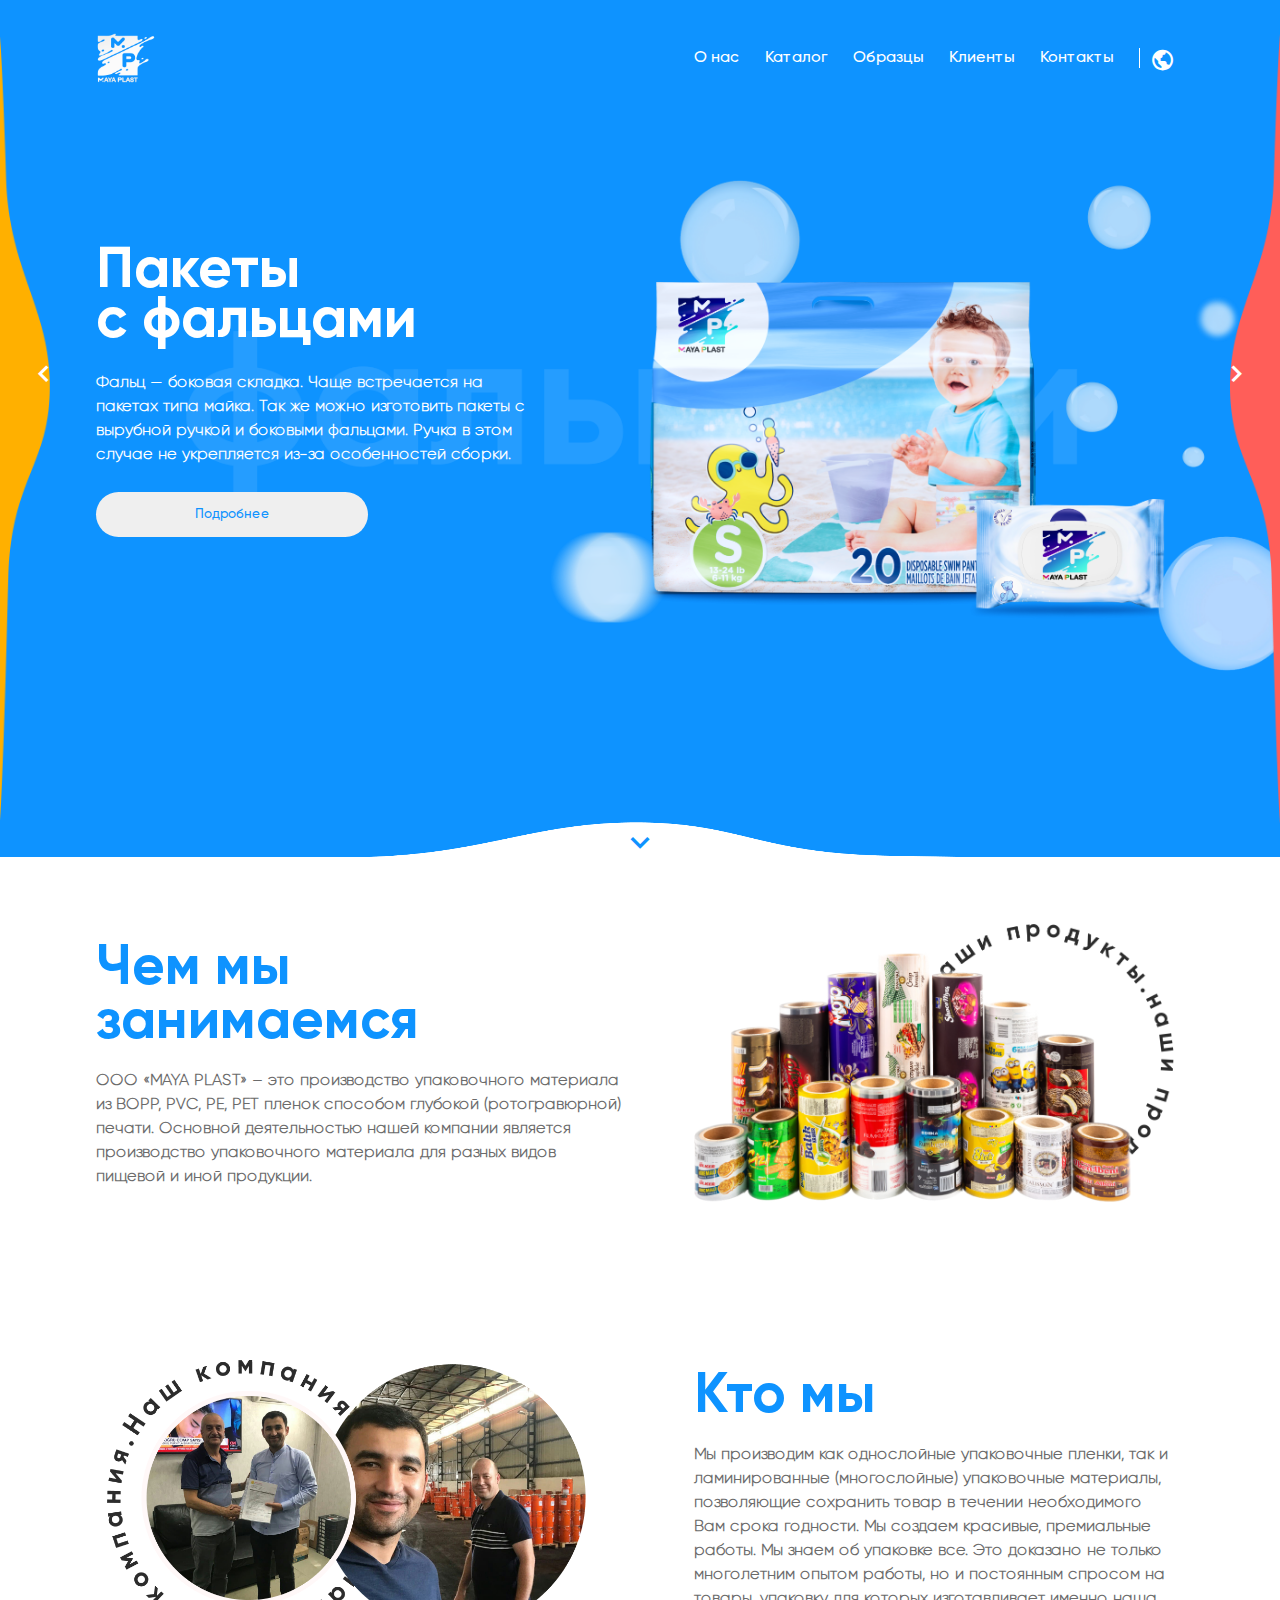
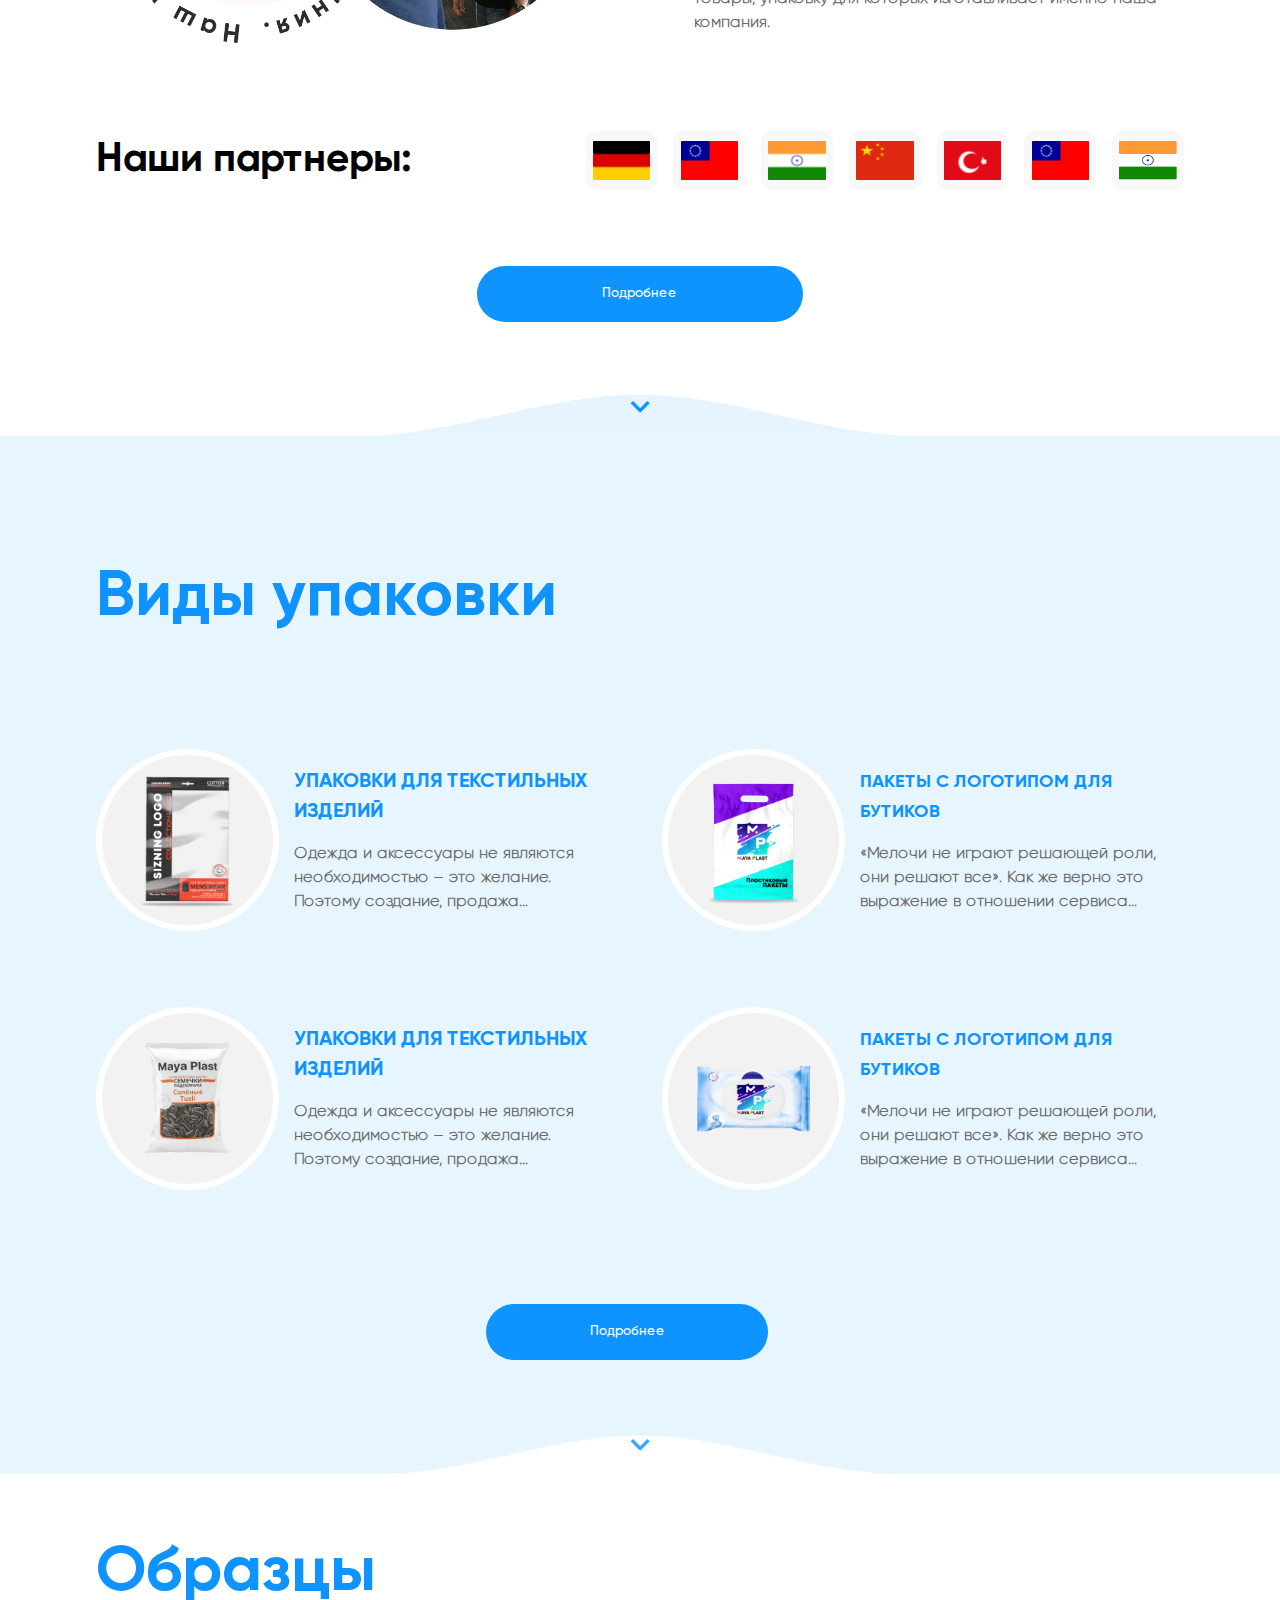
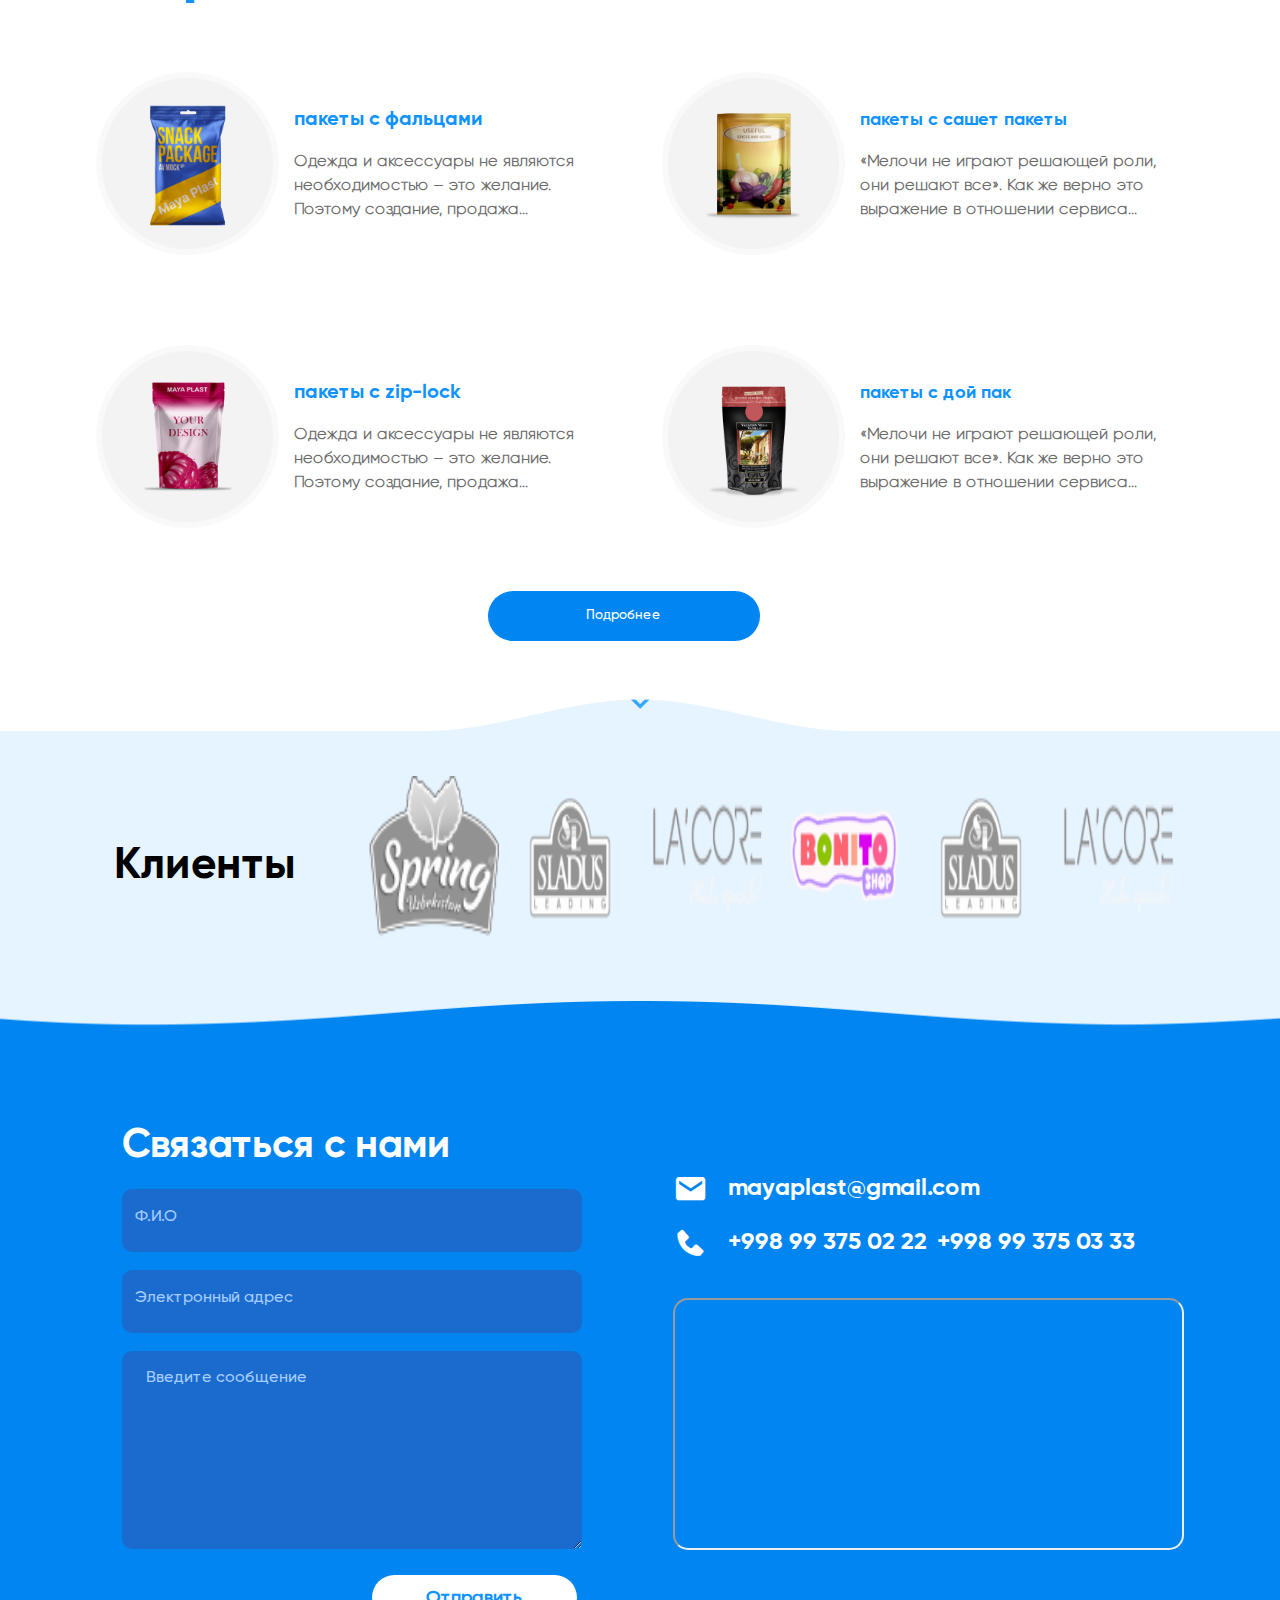
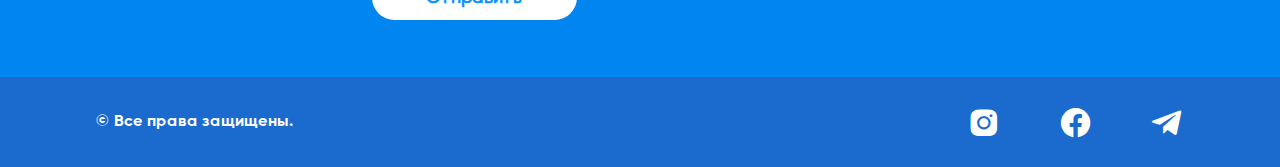
<file: index.html>
<!DOCTYPE html>
<html lang="en">

<head>
    <meta charset="UTF-8">
    <meta http-equiv="X-UA-Compatible" content="IE=edge">
    <meta name="viewport" content="width=device-width, initial-scale=1.0">

    <title>MAYA PLAST</title>
    <link rel="stylesheet" href="style.css">
    <link rel="stylesheet" href="./boxicons-master/css/boxicons.min.css">
</head>

<body>
    <div id="hedrpage">
        <div class="navbar">
            <div class="container d-flex-SPB">
                <div class="logo"></div>
                <ul class="d-flex-SPB">
                    <li><a href="eboutUs.html">О нас</a></li>
                    <li><a href="kayalog.html">Каталог</a></li>
                    <li><a href="obrazes.html">Образцы</a></li>
                    <li><a href="klents.html">Клиенты</a></li>
                    <li><a href="footer.html">Контакты</a></li>
                    <div class="dropikon">
                        <i class='bx bx-world bx-spin' style='color:#fff'></i>
                        <div id="select" class="nonne">
                            <a href="#">Eng</a>
                            <hr>
                            <a href="#">Ru</a>
                            <hr>
                            <a href="#">Uz</a>
                        </div>
                    </div>
                </ul>
                <div class="mediaIkon none"><i class='bx bx-menu-alt-right bx-burst'
                        style='color:#ffffff; font-size:35px'></i>
                </div>
            </div>
        </div>
        <div id="navUl" class="none">
            <ul>
                <li><a href="eboutUs.html">О нас</a></li>
                <li><a href="kayalog.html">Каталог</a></li>
                <li><a href="obrazes.html">Образцы</a></li>
                <li><a href="klents.html">Клиенты</a></li>
                <li><a href="footer.html">Контакты</a></li>
                <li><i class='bx bx-world bx-spin' style='color:#fff'></i></li>
                <div id="opshn" class="none">
                    <div id="lengs">
                        <div class="lengs-box">
                            <h4>UZ</h4>
                        </div>
                        <div class="lengs-box">
                            <h4>ENG</h4>
                        </div>
                        <div class="lengs-box">
                            <h4>RU</h4>
                        </div>
                    </div>
                </div>
            </ul>
        </div>
        <div class="right">
            <img src="./imgs/right.png" alt="">
            <img src="./imgs/blue.png" alt="">
            <img src="./imgs/yellovRight.png" alt="">
            <i class='bx bx-chevron-right bx-fade-right' style='color:#ffffff'></i>
        </div>
        <div class="left">
            <img src="./imgs/left.png" alt="">
            <img src="./imgs/red.png" alt="">
            <img src="./imgs/blueLeft.png" alt="">
            <i class='bx bx-chevron-left bx-fade-left' style='color:#ffffff'></i>
        </div>
        <div class="bottom"><img src="./imgs/bottom.png" alt=""></div>
        <div id="hedr">
            <div class="container d-flex-SPB">
                <div class="hedr-box">
                    <h2>Пакеты
                        <div class="tab"></div>c фальцами
                    </h2>
                    <p>Фальц — боковая складка. Чаще встречается на <br> пакетах типа майка. Так же можно изготовить
                        пакеты с <br> вырубной ручкой и боковыми фальцами. Ручка в этом <br> случае не укрепляется из-за
                        особенностей сборки.</p>
                    <button>Подробнее</button>
                </div>
            </div>
        </div>
        <div class="ikon">
            <a href="#one-container"><i class='bx bx-chevron-down bx-fade-down'
                    style='color:rgba(14, 147, 255, 1)'></i></a>
        </div>
        <br>
        <br>
        <br>
        <br>
        <br>
        <br>
        <br>
        <br>
        <br>
        <br>
        <br>
        <br>
        <br>
    </div>
    <br>
    <br>
    <br>
    <div id="one-container">
        <div class="bgclr"></div>
        <div class="container">
            <div class="rowBox">
                <div class="box">
                    <h2>Чем мы
                        занимаемся</h2>
                    <br>
                    <p>ООО «MAYA PLAST» – это производство упаковочного материала
                        из BOPP, PVC, PE, PET пленок способом глубокой (ротогравюрной) печати. Основной деятельностью
                        нашей компании является производство упаковочного материала для разных видов пищевой
                        и иной продукции.</p>
                </div>
                <div class="box">
                    <img src="./imgs/C1bg.png" alt="">
                </div>
            </div>
            <br>
            <br>
            <br>
            <br>
            <br>
            <br>
            <br>
            <div class="rowBox2">
                <div class="box">
                    <img src="./imgs/C1bg2.png" alt="">
                </div>
                <div class="box">
                    <h2>Кто мы</h2>
                    <br>
                    <p>Мы производим как однослойные упаковочные пленки, так и ламинированные (многослойные) упаковочные
                        материалы, позволяющие сохранить товар в течении необходимого Вам срока годности. Мы создаем
                        красивые, премиальные работы. Мы знаем об упаковке все. Это доказано не только многолетним
                        опытом работы, но и постоянным спросом на товары, упаковку
                        для которых изготавливает именно наша компания.</p>
                </div>
            </div>
            <br>
            <br>
            <br>
            <br>
            <div class="rowBox3">
                <div class="box">
                    <h3>Наши партнеры:</h3>
                </div>
                <div class="box">
                    <div class="imgbox"><img src="./imgs/imgbox1.png" alt=""></div>
                    <div class="imgbox"><img src="./imgs/imgbox2.png" alt=""></div>
                    <div class="imgbox"><img src="./imgs/imgbox3.png" alt=""></div>
                    <div class="imgbox"><img src="./imgs/imgbox4.png" alt=""></div>
                    <div class="imgbox"><img src="./imgs/imgbox5.png" alt=""></div>
                    <div class="imgbox"><img src="./imgs/imgbox6.png" alt=""></div>
                    <div class="imgbox"><img src="./imgs/imgbox7.png" alt=""></div>
                </div>
            </div>
            <br>
            <br>
            <br>
            <br>
            <button>Подробнее</button>
            <br>
            <br>
            <br>
            <br>
            <br>
            <br>
            <br>
        </div>
    </div>
    <div id="two-container">
        <div class="bgclr"></div>
        <div class="c3ikon">
            <a href="#two-container"> <i class='bx bx-chevron-down bx-fade-down'
                    style='color:rgba(14, 147, 255, 1)'></i></a>
        </div>
        <div class="container">
            <div class="rowBox1">
                <h2>Виды упаковки</h2>
            </div>
            <div class="rowBox2">
                <div class="box1">
                    <img src="./imgs/box-img1.png" alt="">
                    <div class="box-tex">
                        <h3>УПАКОВКИ ДЛЯ ТЕКСТИЛЬНЫХ ИЗДЕЛИЙ</h3>
                        <p>Одежда и аксессуары не являются необходимостью – это желание. Поэтому создание, продажа...
                        </p>
                    </div>
                </div>
                <div class="box2">
                    <img src="./imgs/box-img2.png" alt="">
                    <div class="box-tex">
                        <h3>ПАКЕТЫ С ЛОГОТИПОМ ДЛЯ БУТИКОВ</h3>
                        <p>«Мелочи не играют решающей роли, они решают все». Как же верно это выражение в отношении
                            сервиса...</p>
                    </div>
                </div>
            </div>
            <br>
            <br>
            <br>
            <br>
            <div class="rowBox2">
                <div class="box1">
                    <img src="./imgs/box-img3.png" alt="">
                    <div class="box-tex">
                        <h3>УПАКОВКИ ДЛЯ ТЕКСТИЛЬНЫХ ИЗДЕЛИЙ</h3>
                        <p>Одежда и аксессуары не являются необходимостью – это желание. Поэтому создание, продажа...
                        </p>
                    </div>
                </div>
                <div class="box2">
                    <img src="./imgs/box-img4.png" alt="">
                    <div class="box-tex">
                        <h3>ПАКЕТЫ С ЛОГОТИПОМ ДЛЯ БУТИКОВ</h3>
                        <p>«Мелочи не играют решающей роли, они решают все». Как же верно это выражение в отношении
                            сервиса...</p>
                    </div>
                </div>
            </div>
        </div>
        <br>
        <br>
        <br>
        <br>
        <br>
        <br>
        <button>Подробнее</button>
        <br>
        <br>
        <br>
        <br>
        <br>
        <br>
        <br>
        <div class="ikontwo">
            <a href="#thee-container"><i class='bx bx-chevron-down bx-fade-down' style='color:#36a7ff'></i></a>
        </div>
    </div>
    <div id="thee-container">
        <div class="container">
            <div class="rawBox4">
                <h2>Образцы</h2>
            </div>
            <div class="rawBox5">
                <div class="boox1">
                    <img src="./imgs/box-img5.png" alt="">
                    <div class="boox-tex">
                        <h3>пакеты с фальцами</h3>
                        <p>Одежда и аксессуары не являются необходимостью – это желание. Поэтому создание,
                            продажа...
                        </p>
                    </div>
                </div>
                <div class="boox2">
                    <img src="./imgs/box-img6.png" alt="">
                    <div class="boox-tex">
                        <h3>пакеты c сашет пакеты</h3>
                        <p>«Мелочи не играют решающей роли, они решают все». Как же верно это выражение в отношении
                            сервиса...</p>
                    </div>
                </div>
            </div>
            <div class="rawBox6">
                <div class="boox1">
                    <img src="./imgs/box-img7.png" alt="">
                    <div class="boox-tex">
                        <h3>пакеты с zip-lock</h3>
                        <p>Одежда и аксессуары не являются необходимостью – это желание. Поэтому создание,
                            продажа...
                        </p>
                    </div>
                </div>
                <div class="boox2">
                    <img src="./imgs/box-img8.png" alt="">
                    <div class="boox-tex">
                        <h3>пакеты с дой пак</h3>
                        <p>«Мелочи не играют решающей роли, они решают все». Как же верно это выражение в отношении
                            сервиса...</p>
                    </div>
                </div>
            </div>
            <button>Подробнее</button>
        </div>
        <div class="ikonthee">
            <a href="#footer"><i class='bx bx-chevron-down bx-fade-down' style='color:#36a7ff'></i></a>
        </div>
        <div class="bgthwee"></div>
    </div>
    <div id="four-contanier">
        <div class="container">
            <div class="box1">
                <h2>Клиенты</h2>
            </div>
            <div class="box2">
                <div class="box"><img src="./imgs/fourimg1.png" alt=""></div>
                <div class="box"><img src="./imgs/fourimg2.png" alt=""></div>
                <div class="box"><img src="./imgs/fourimg3.png" alt=""></div>
                <div class="box"><img src="./imgs/fourimg4.png" alt=""></div>
                <div class="box"><img src="./imgs/fourimg2.png" alt=""></div>
                <div class="box"><img src="./imgs/fourimg3.png" alt=""></div>
            </div>
        </div>
        <div class="futerbottombg"></div>
    </div>
    <div id="footer">
        <div class="container">
            <div class="futerbox1">
                <h3>Связаться с нами</h3>
                <div class="inputbox">
                    <input id="fio" type="text">
                    <label for="fio">Ф.И.О</label>
                </div>
                <div class="inputbox">
                    <input id="fio2" type="email">
                    <label for="fio2">Электронный адрес</label>
                </div>
                <textarea placeholder="Введите сообщение"></textarea>
                <button>Отправить</button>
            </div>
            <div class="futerbox2">
                <div class="box">
                    <i class='bx bxs-envelope bx-burst' style='color:#ffffff'></i>
                    <h4>mayaplast@gmail.com</h4>
                </div>
                <div class="box">
                    <i class='bx bxs-phone bx-tada' style='color:#ffffff'></i>
                    <h4>+998 99 375 02 22</h4>
                    <h4>+998 99 375 03 33</h4>
                </div>
                <div class="futermep">
                    <iframe
                        src="https://www.google.com/maps/embed?pb=!1m14!1m12!1m3!1d95891.77883187975!2d69.2322304!3d41.3171712!2m3!1f0!2f0!3f0!3m2!1i1024!2i768!4f13.1!5e0!3m2!1sru!2s!4v1630490205150!5m2!1sru!2s"
                        width="100%" height="100%" style="border-radius:15px;" allowfullscreen=""
                        loading="lazy"></iframe>
                </div>
            </div>
        </div>
        <br>
        <br>
        <br>
        <div class="futerebout">
            <div class="container">
                <h5>© Все права защищены. </h5>
                <div class="futerikons">
                    <i class='bx bxl-instagram-alt bx-flashing' style='color:#ffffff'></i>
                    <i class='bx bxl-facebook-circle bx-flashing' style='color:#ffffff'></i>
                    <i class='bx bxl-telegram bx-flashing' style='color:#ffffff'></i>
                </div>
            </div>
        </div>
    </div>
    <script>

        let hedrpage = document.querySelector("#hedrpage")
        console.log(hedrpage)
        let navbar = document.querySelector(".navbar")
        console.log(navbar)

        let rightRedImg = document.querySelectorAll("#hedrpage .right img")


        let leftYellowImg = document.querySelectorAll("#hedrpage .left img")


        rightRedImg[0].onclick = function () {
            hedrpage.style.backgroundColor = "#FF5E59"
            navbar.style.backgroundColor = "#FF5E59"
            rightRedImg[0].style.display = "none"
            rightRedImg[1].style.display = "block"
            leftYellowImg[0].style.display = "block"
            leftYellowImg[2].style.display = "none"

        }
        rightRedImg[1].onclick = function () {
            hedrpage.style.backgroundColor = "#0E93FF"
            navbar.style.backgroundColor = "#0E93FF"
            rightRedImg[1].style.display = "none"
            rightRedImg[2].style.display = "block"
            leftYellowImg[0].style.display = "none"
            leftYellowImg[1].style.display = "block"

        }
        rightRedImg[2].onclick = function () {
            hedrpage.style.backgroundColor = "#FFB000"
            navbar.style.backgroundColor = "#FFB000"
            rightRedImg[2].style.display = "none"
            rightRedImg[0].style.display = "block"
            leftYellowImg[1].style.display = "none"
            leftYellowImg[2].style.display = "block"

        }

        leftYellowImg[0].onclick = function () {
            hedrpage.style.backgroundColor = "#FFB000"
            navbar.style.backgroundColor = "#FFB000"
            leftYellowImg[0].style.display = "none"
            leftYellowImg[1].style.display = "block"
            rightRedImg[0].style.display = "none"
            rightRedImg[1].style.display = "block"
        }
        leftYellowImg[1].onclick = function () {
            hedrpage.style.backgroundColor = "#FF5E59"
            navbar.style.backgroundColor = "#FF5E59"
            leftYellowImg[1].style.display = "none"
            leftYellowImg[2].style.display = "block"
            rightRedImg[1].style.display = "none"
            rightRedImg[2].style.display = "block"
        }
        leftYellowImg[2].onclick = function () {
            hedrpage.style.backgroundColor = "#0E93FF"
            navbar.style.backgroundColor = "#0E93FF"
            leftYellowImg[2].style.display = "none"
            leftYellowImg[0].style.display = "block"
            rightRedImg[2].style.display = "none"
            rightRedImg[0].style.display = "block"
        }




        let mediaIkon = document.querySelector(".mediaIkon i")
        let ul = document.querySelector("#navUl")
        let lengs = document.querySelector("#navUl ul li i")
        let opshn = document.querySelector("#navUl #opshn")
        let hedrbox = document.querySelector("#hedr .hedr-box")
        let world = document.querySelector(".navbar .dropikon i")
        let select = document.querySelector(".navbar .dropikon #select")


        console.log(select)
        console.log(world)
        console.log(hedrbox)
        console.log(opshn)
        console.log(lengs)
        console.log(ul)
        console.log(mediaIkon)
        // mediaIkon.dbclick = function () {
        //     ul.style.display = "none"
        // }

        world.onclick = function () {
            select.classList.toggle("nonne")
        }

        mediaIkon.onclick = function () {
            ul.classList.toggle("none")
        }
        lengs.onclick = function () {
            opshn.classList.toggle("none")
        }

    </script>
</body>

</html>
</file>
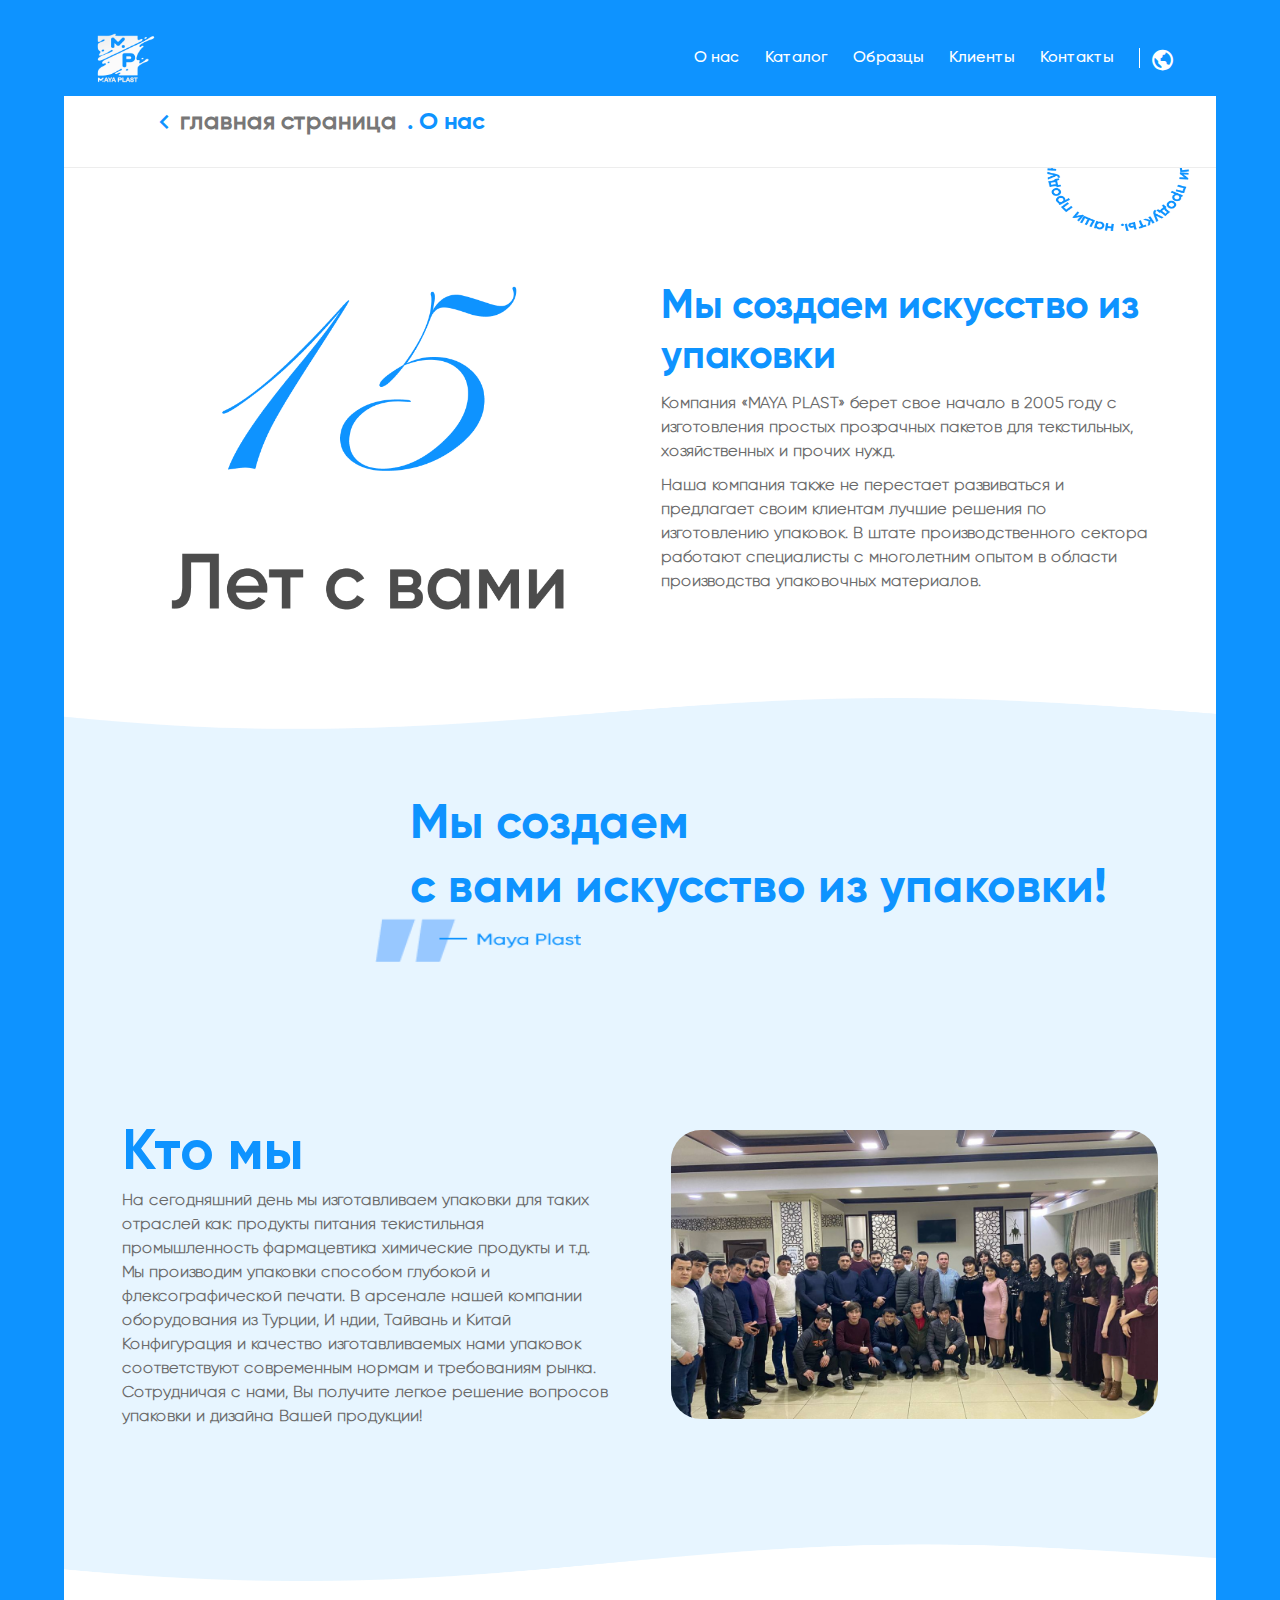
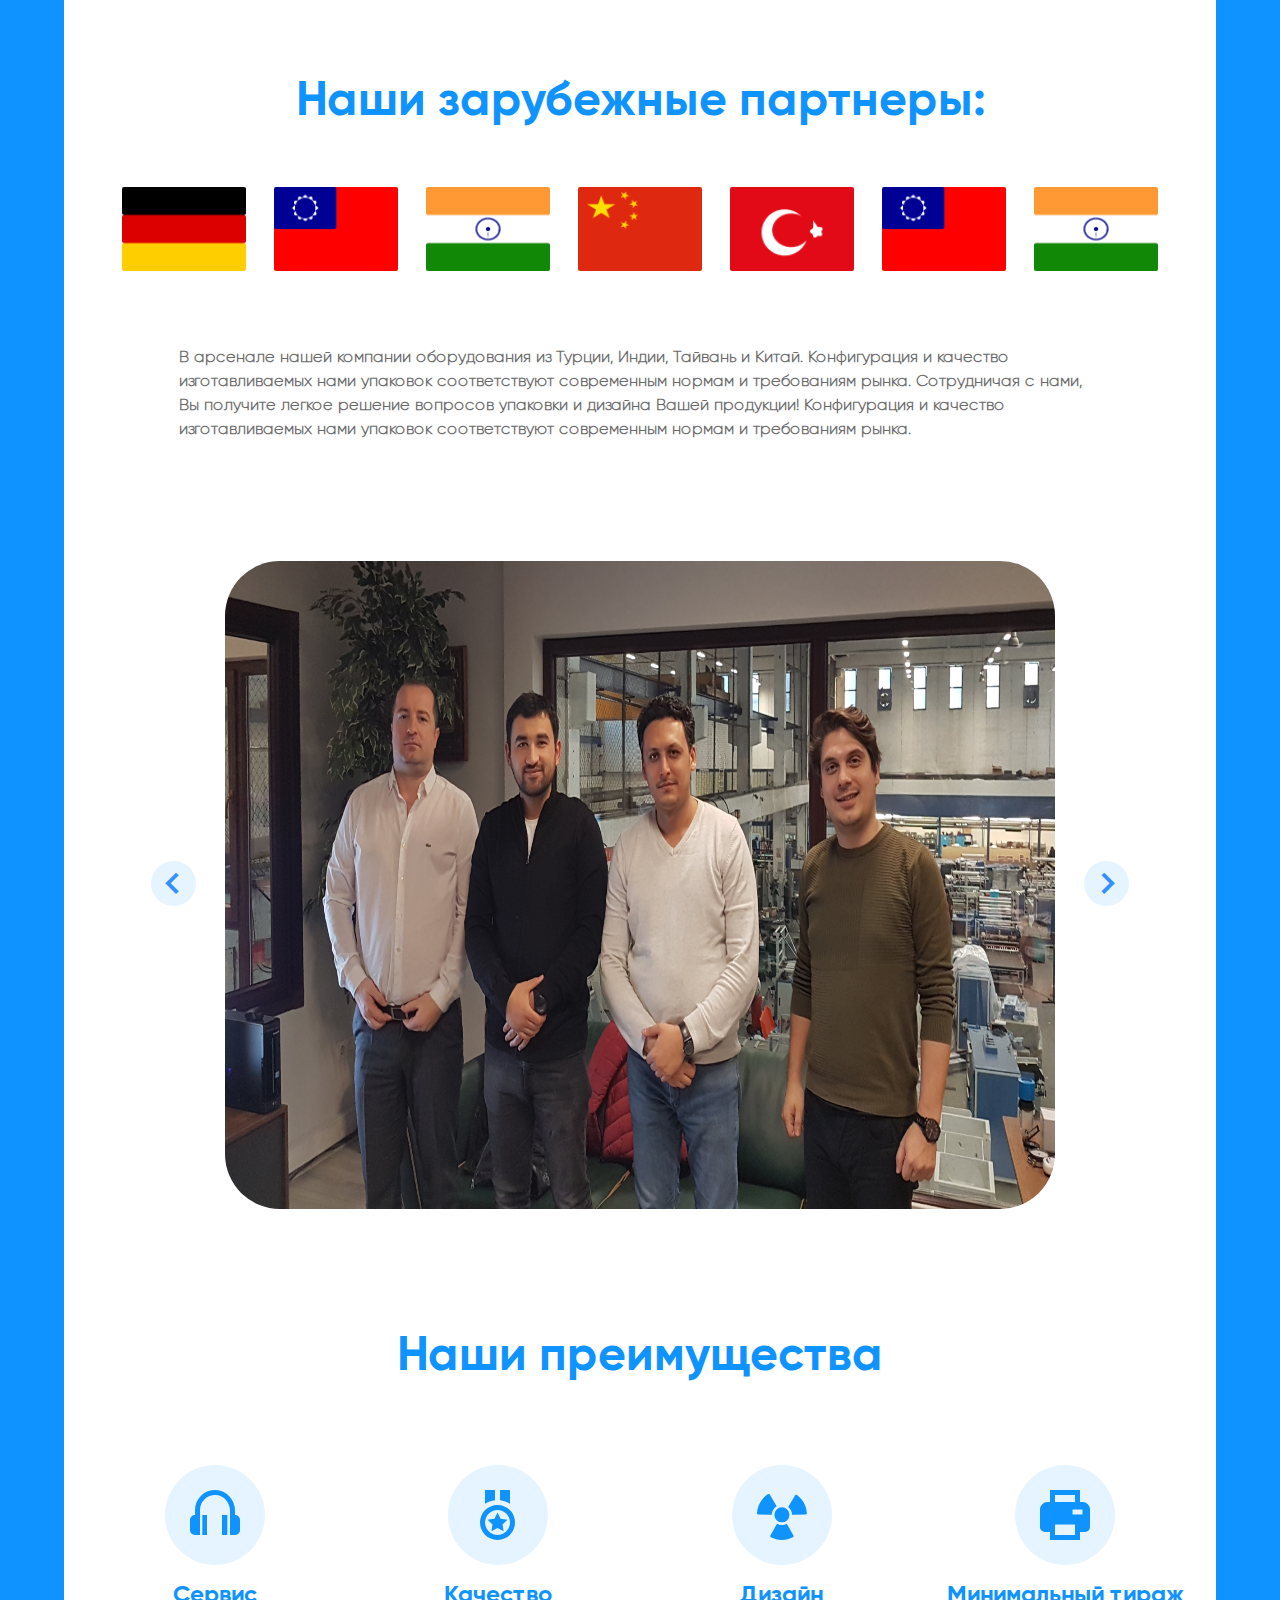
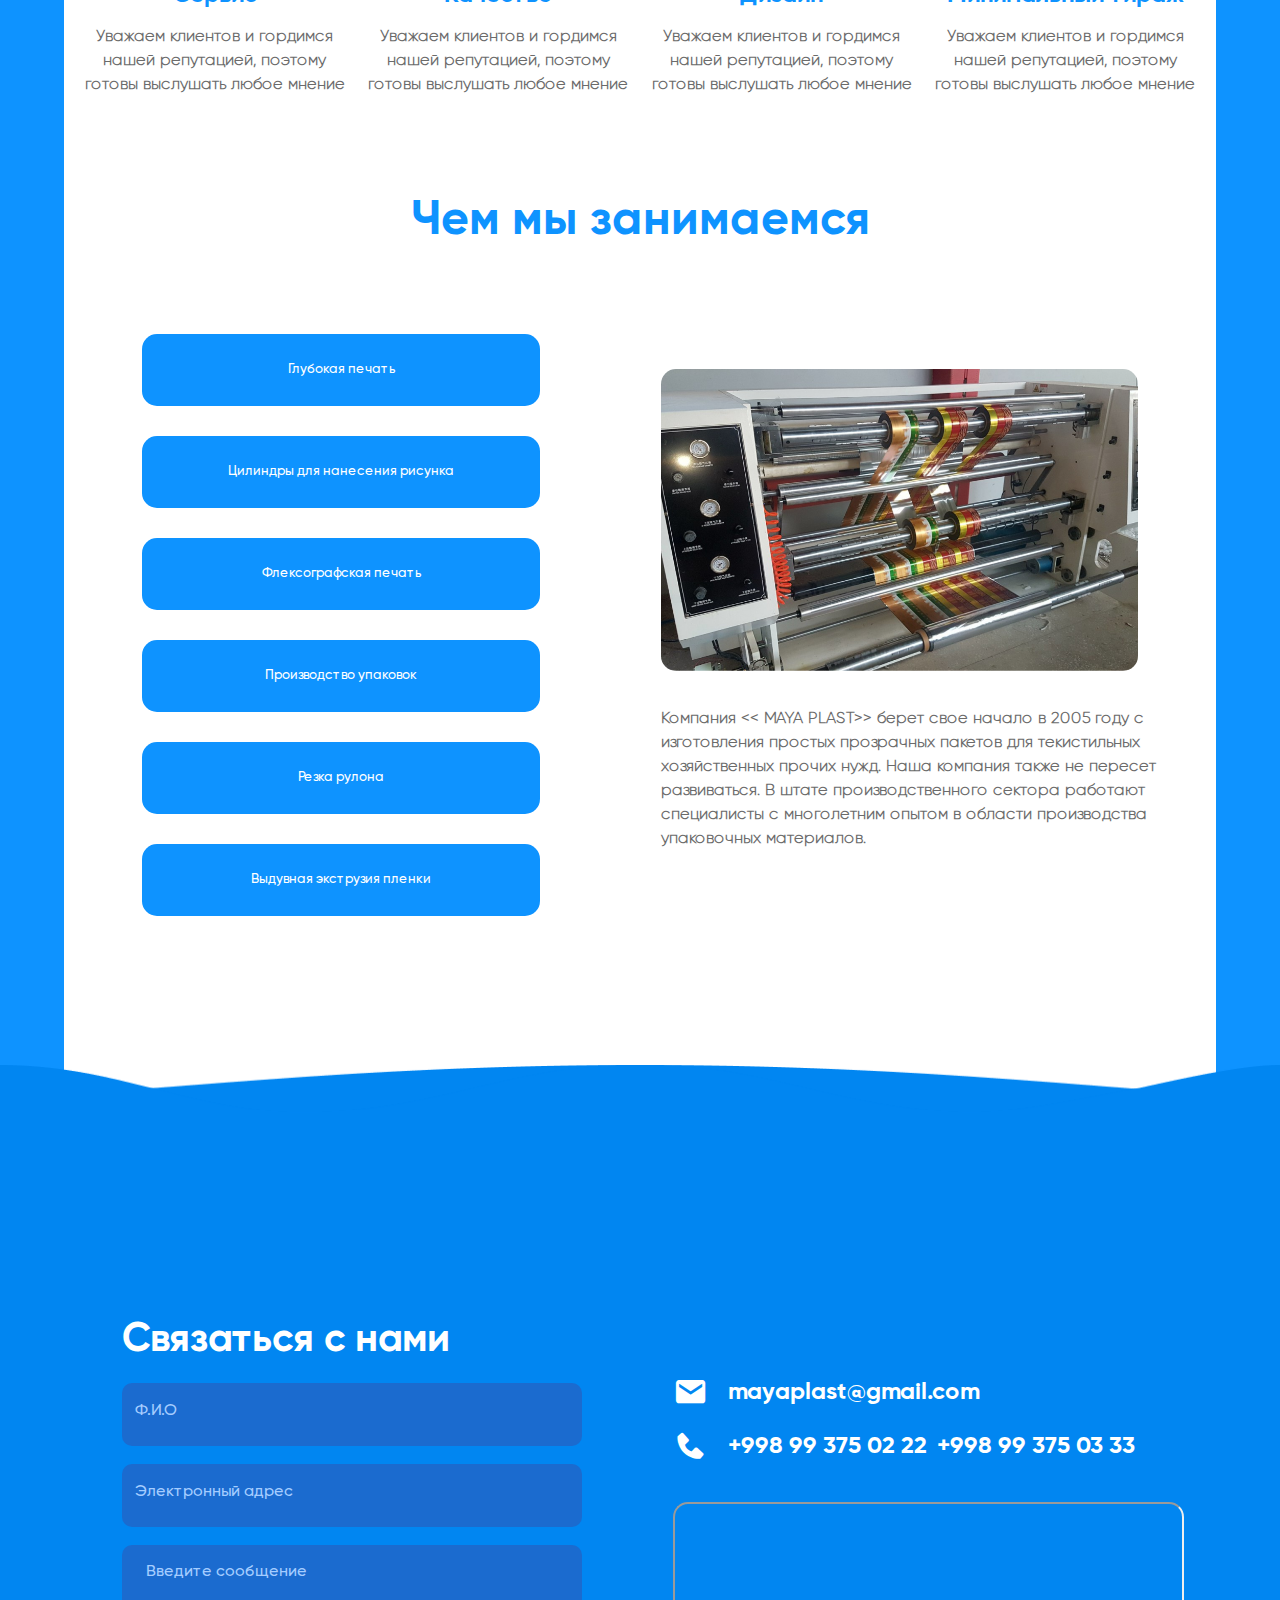
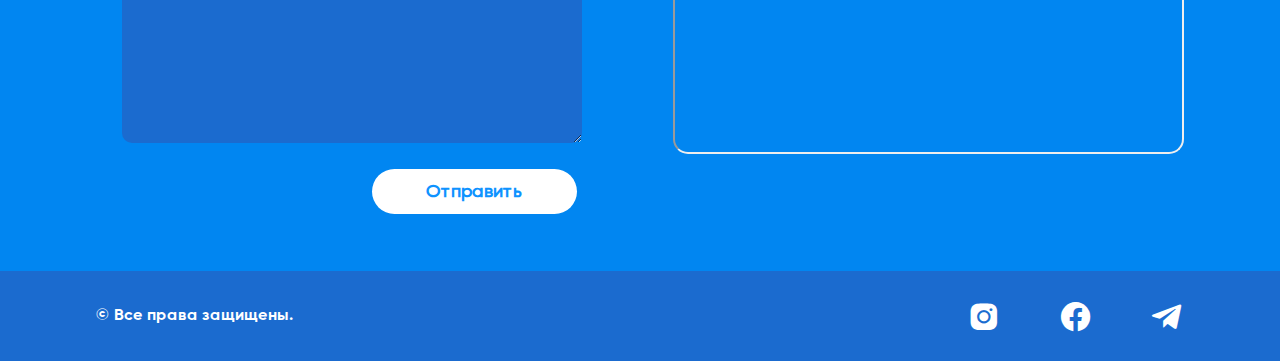
<file: eboutUs.html>
<!DOCTYPE html>
<html lang="en">

<head>
    <meta charset="UTF-8">
    <meta http-equiv="X-UA-Compatible" content="IE=edge">
    <meta name="viewport" content="width=device-width, initial-scale=1.0">
    <title>О нас</title>
    <link rel="stylesheet" href="style.css">
    <link rel="stylesheet" href="eboutUs.css">
    <link rel="stylesheet" href="swiper.css">
    <link rel="stylesheet" href="./boxicons-master/css/boxicons.min.css">
</head>

<body>
    <div id="hedrpage" style="padding: 0;">
        <div class="navbar">
            <div class="container d-flex-SPB">
                <div class="logo"></div>
                <ul class="d-flex-SPB">
                    <li><a href="eboutUs.html">О нас</a></li>
                    <li><a href="kayalog.html">Каталог</a></li>
                    <li><a href="obrazes.html">Образцы</a></li>
                    <li><a href="klents.html">Клиенты</a></li>
                    <li><a href="footer.html">Контакты</a></li>
                    <div class="dropikon">
                        <i class='bx bx-world bx-spin' style='color:#fff'></i>
                        <div id="select" class="nonne">
                            <a href="#">Eng</a>
                            <hr>
                            <a href="#">Ru</a>
                            <hr>
                            <a href="#">Uz</a>
                        </div>
                    </div>
                </ul>
                <div class="mediaIkon none"><i class='bx bx-menu-alt-right bx-burst'
                        style='color:#ffffff; font-size:35px'></i>
                </div>
            </div>
        </div>
        <div id="navUl" class="none">
            <ul>
                <li><a href="eboutUs.html">О нас</a></li>
                <li><a href="kayalog.html">Каталог</a></li>
                <li><a href="obrazes.html">Образцы</a></li>
                <li><a href="klents.html">Клиенты</a></li>
                <li><a href="footer.html">Контакты</a></li>
                <li><i class='bx bx-world bx-spin' style='color:#fff'></i></li>
                <div id="opshn" class="none">
                    <div id="lengs">
                        <div class="lengs-box">
                            <h4>UZ</h4>
                        </div>
                        <div class="lengs-box">
                            <h4>ENG</h4>
                        </div>
                        <div class="lengs-box">
                            <h4>RU</h4>
                        </div>
                    </div>
                </div>
            </ul>
        </div>
    </div>
    <div id="eboutUs">
        <div class="container">
            <div style="z-index: 4; position: relative;" class="futerhedr">
                <div class="container">
                    <i class='bx bx-chevron-left bx-fade-left' style='color:#0E93FF'></i>
                    <a href="index.html">главная страница</a>
                    <h5>. О нас</h5>
                </div>
            </div>
            <div class="eboutTopleftImg"> <img src="./imgs/eboutTopRigthImg.png" alt=""> </div>
            <div class="container">
                <div class="eboutContent1">
                    <div class="box"><img src="./imgs/eboutimg1.png" alt=""></div>
                    <div class="box">
                        <h4>Мы создаем искусство из упаковки</h4>
                        <p>Компания «MAYA PLAST» берет свое начало в 2005 году с изготовления
                            простых прозрачных пакетов для текстильных, хозяйственных и прочих нужд.</p>
                        <p>Наша компания также не перестает развиваться и предлагает своим клиентам лучшие решения по
                            изготовлению упаковок. В штате производственного сектора работают специалисты с многолетним
                            опытом в области производства упаковочных материалов.</p>
                    </div>
                </div>
            </div>

            <div class="eboutContainer1">
                <br>
                <br>
                <br>
                <br>
                <br>
                <div class="box">
                    <h2>Мы создаем</h2>
                    <h2>с вами искусство из упаковки!</h2>
                    <div class="boxImgIkon"><img src="./imgs/boxImgIkon.png" alt=""></div>
                </div>
                <br>
                <br>
                <br>
                <div class="rowBox">
                    <div class="boxs">
                        <h3>Кто мы</h3>
                        <p>На сегодняшний день мы изготавливаем упаковки для таких отраслей
                            как: продукты питания текистильная промышленность фармацевтика химические продукты и т.д. Мы
                            производим упаковки способом глубокой и флексографической печати. В арсенале нашей компании
                            оборудования из Турции, И ндии, Тайвань и Китай Конфигурация и качество изготавливаемых нами
                            упаковок соответствуют современным нормам и требованиям рынка. Сотрудничая с нами, Вы
                            получите
                            легкое решение вопросов упаковки и дизайна Вашей продукции! </p>
                    </div>
                    <div class="boxs"><img src="./imgs/rowboximg.jpg" alt=""></div>
                </div>
                <br>
                <br>
                <br>
                <br>
                <br>
                <br>
                <br>
                <br>
            </div>
            <br>
            <br>
            <br>
            <br>
            <div class="rowbox2">
                <div class="texsbox">
                    <h5>Наши зарубежные партнеры:</h5>
                </div>
                <div class="boxk">
                    <div class="container">
                        <img src="./imgs/imgbox1.png" alt="">
                        <img src="./imgs/imgbox2.png" alt="">
                        <img src="./imgs/imgbox3.png" alt="">
                        <img src="./imgs/imgbox4.png" alt="">
                        <img src="./imgs/imgbox5.png" alt="">
                        <img src="./imgs/imgbox6.png" alt="">
                        <img src="./imgs/imgbox3.png" alt="">
                    </div>
                </div>
            </div>
            <br>
            <div class="texsBoxs">
                <p>В арсенале нашей компании оборудования из Турции, Индии, Тайвань и Китай. Конфигурация и качество
                    изготавливаемых нами упаковок соответствуют современным нормам и требованиям рынка. Сотрудничая с
                    нами, Вы получите легкое решение вопросов упаковки и дизайна Вашей продукции! Конфигурация и
                    качество изготавливаемых нами упаковок соответствуют современным нормам и требованиям рынка.
                </p>
            </div>
            <br>
            <br>

            <div id="carucel">
                <div class="ikonpev">
                    <i class='bx bx-chevron-left bx-fade-left' style='color:#3590ff'></i>
                </div>
                <div class="contanier_img">
                    <img src="./imgs/caruselimg1.jpg" alt="">
                    <img src="./imgs/rowboximg.jpg" alt="">
                    <img src="./imgs/C1bg.png" alt="">
                </div>
                <div class="ikonnext ">
                    <i class='bx bx-chevron-right bx-fade-right' style='color:#3590ff'></i>
                </div>
            </div>

            <div class="rowBox3">
                <div class="rowtext1">
                    <h3>Наши преимущества</h3>
                </div>
                <div class="rowikonbox">
                    <div class="iconbox">
                        <i class='bx bx-headphone bx-flashing' style='color:#0e93ff'></i>
                        <h5>Сервис</h5>
                        <p>Уважаем клиентов и гордимся
                            нашей репутацией, поэтому готовы выслушать любое мнение</p>
                    </div>
                    <div class="iconbox">
                        <i class='bx bx-medal bx-flashing' style='color:#0e93ff'></i>
                        <h5>Качество</h5>
                        <p>Уважаем клиентов и гордимся
                            нашей репутацией, поэтому готовы выслушать любое мнение</p>
                    </div>
                    <div class="iconbox">
                        <i class='bx bxs-radiation bx-spin' style='color:#0e93ff'></i>
                        <h5>Дизайн</h5>
                        <p>Уважаем клиентов и гордимся
                            нашей репутацией, поэтому готовы выслушать любое мнение</p>
                    </div>
                    <div class="iconbox">
                        <i class='bx bxs-printer bx-flashing' style='color:#0e93ff'></i>
                        <h5>Минимальный тираж</h5>
                        <p>Уважаем клиентов и гордимся
                            нашей репутацией, поэтому готовы выслушать любое мнение</p>
                    </div>
                </div>
            </div>
            <br>
            <br>
            <br>
            <div class="rowBoxs4">
                <div class="rowtext1">
                    <h3>Чем мы занимаемся</h3>
                </div>
                <div class="rowboxs4_1">
                    <div class="rowboxs_content1">
                        <div class="swiper mySwiper">
                            <div class="swiper-wrapper">
                                <div class="swiper-slide">
                                    <h4>Глубокая печать</h4>
                                </div>
                                <div class="swiper-slide">
                                    <h4>Цилиндры для нанесения рисунка</h4>
                                </div>
                                <div class="swiper-slide">
                                    <h4>Флексографская печать</h4>
                                </div>
                                <div class="swiper-slide">
                                    <h4>Ламинация полимерных пленок</h4>
                                </div>
                                <div class="swiper-slide">
                                    <h4>Производство упаковок</h4>
                                </div>
                                <div class="swiper-slide">
                                    <h4>Резка рулона</h4>
                                </div>
                                <div class="swiper-slide">
                                    <h4>Выдувная экструзия пленки</h4>
                                </div>
                            </div>
                        </div>
                        <button>Глубокая печать</button>
                        <button>Цилиндры для
                            нанесения рисунка</button>
                        <button>Флексографская
                            печать</button>
                        <button>Производство
                            упаковок
                        </button>
                        <button>Резка рулона</button>
                        <button>Выдувная
                            экструзия пленки</button>
                    </div>
                    <div class="rowboxs_content2">
                        <img src="./imgs/rowboxs_content.png" alt="">
                        <p>Компания << MAYA PLAST>> берет свое начало в 2005 году с изготовления простых прозрачных
                                пакетов для текистильных хозяйственных прочих нужд. Наша компания также не пересет
                                развиваться. В штате производственного сектора работают специалисты с многолетним опытом
                                в области производства упаковочных материалов. </p>
                    </div>
                </div>
            </div>
            <br>
            <br>
            <br>
            <br>
            <br>
            <br>
        </div>
    </div>
    
    <div id="footer" >
        <div class="futerbottombg"> <img src="./imgs/futerbottombg.png" alt=""> </div>
        <div class="container">
            <div class="futerbox1">
                <h3>Связаться с нами</h3>
                <div class="inputbox">
                    <input id="fio" type="text">
                    <label for="fio">Ф.И.О</label>
                </div>
                <div class="inputbox">
                    <input id="fio2" type="email">
                    <label for="fio2">Электронный адрес</label>
                </div>
                <textarea placeholder="Введите сообщение"></textarea>
                <button>Отправить</button>
                <br>
                <br>
            </div>
            <div class="futerbox2">
                <div class="box">
                    <i class='bx bxs-envelope bx-burst' style='color:#ffffff'></i>
                    <h4>mayaplast@gmail.com</h4>
                </div>
                <div class="box">
                    <i class='bx bxs-phone bx-tada' style='color:#ffffff'></i>
                    <h4>+998 99 375 02 22</h4>
                    <h4>+998 99 375 03 33</h4>
                </div>
                <div class="futermep">
                    <iframe
                        src="https://www.google.com/maps/embed?pb=!1m14!1m12!1m3!1d95891.77883187975!2d69.2322304!3d41.3171712!2m3!1f0!2f0!3f0!3m2!1i1024!2i768!4f13.1!5e0!3m2!1sru!2s!4v1630490205150!5m2!1sru!2s"
                        width="100%" height="100%" style="border-radius:15px;" allowfullscreen=""
                        loading="lazy"></iframe>
                </div>
            </div>
        </div>
        <br>
        <br>
    </div>

    <div class="futerebout">
        <div class="container">
            <h5>© Все права защищены. </h5>
            <div class="futerikons">
                <i class='bx bxl-instagram-alt bx-flashing' style='color:#ffffff'></i>
                <i class='bx bxl-facebook-circle bx-flashing' style='color:#ffffff'></i>
                <i class='bx bxl-telegram bx-flashing' style='color:#ffffff'></i>
            </div>
        </div>
    </div>
    <script src="swiper.js"></script>
    <script>
        let mediaIkon = document.querySelector(".mediaIkon i")
        let ul = document.querySelector("#navUl")
        let lengs = document.querySelector("#navUl ul li i")
        let opshn = document.querySelector("#navUl #opshn")
        let hedrbox = document.querySelector("#hedr .hedr-box")
        let world = document.querySelector(".navbar .dropikon i")
        let select = document.querySelector(".navbar .dropikon #select")

        console.log(select)
        console.log(world)
        console.log(hedrbox)
        console.log(opshn)
        console.log(lengs)
        console.log(ul)
        console.log(mediaIkon)
        // mediaIkon.dbclick = function () {
        //     ul.style.display = "none"
        // }

        world.onclick = function () {
            select.classList.toggle("nonne")
        }

        mediaIkon.onclick = function () {
            ul.classList.toggle("none")
        }
        lengs.onclick = function () {
            opshn.classList.toggle("none")
        }

        const imgs = document.querySelectorAll('#carucel .contanier_img img');
        console.log("carules", [...imgs])
        const next = document.querySelector('#carucel .ikonpev i');
        const prev = document.querySelector(' #carucel .ikonnext i');
        console.log(prev)
        console.log(next)
        let i = 0;
        next.onclick = function () {
            imgs[i].style.display = ' none ';
            i++;
            if (i >= imgs.length) {
                i = 0;
            }
            imgs[i].style.display = ' block ';
        };
        prev.onclick = function () {
            imgs[i].style.display = 'none';
            i--;
            if (i < 0) {
                i = imgs.length - 1;
            }
            imgs[i].style.display = 'block';
        }

        function prev_slider() {
            imgs[i].style.display = ' none ';
            i++;
            if (i >= imgs.length) {
                i = 0;
            }
            imgs[i].style.display = ' block ';
        };

        setInterval(prev_slider, 5000)


        var swiper = new Swiper(".mySwiper", {
            pagination: {
                el: ".swiper-pagination",
                dynamicBullets: true,
            },
        });


    </script>
</body>

</html>
</file>
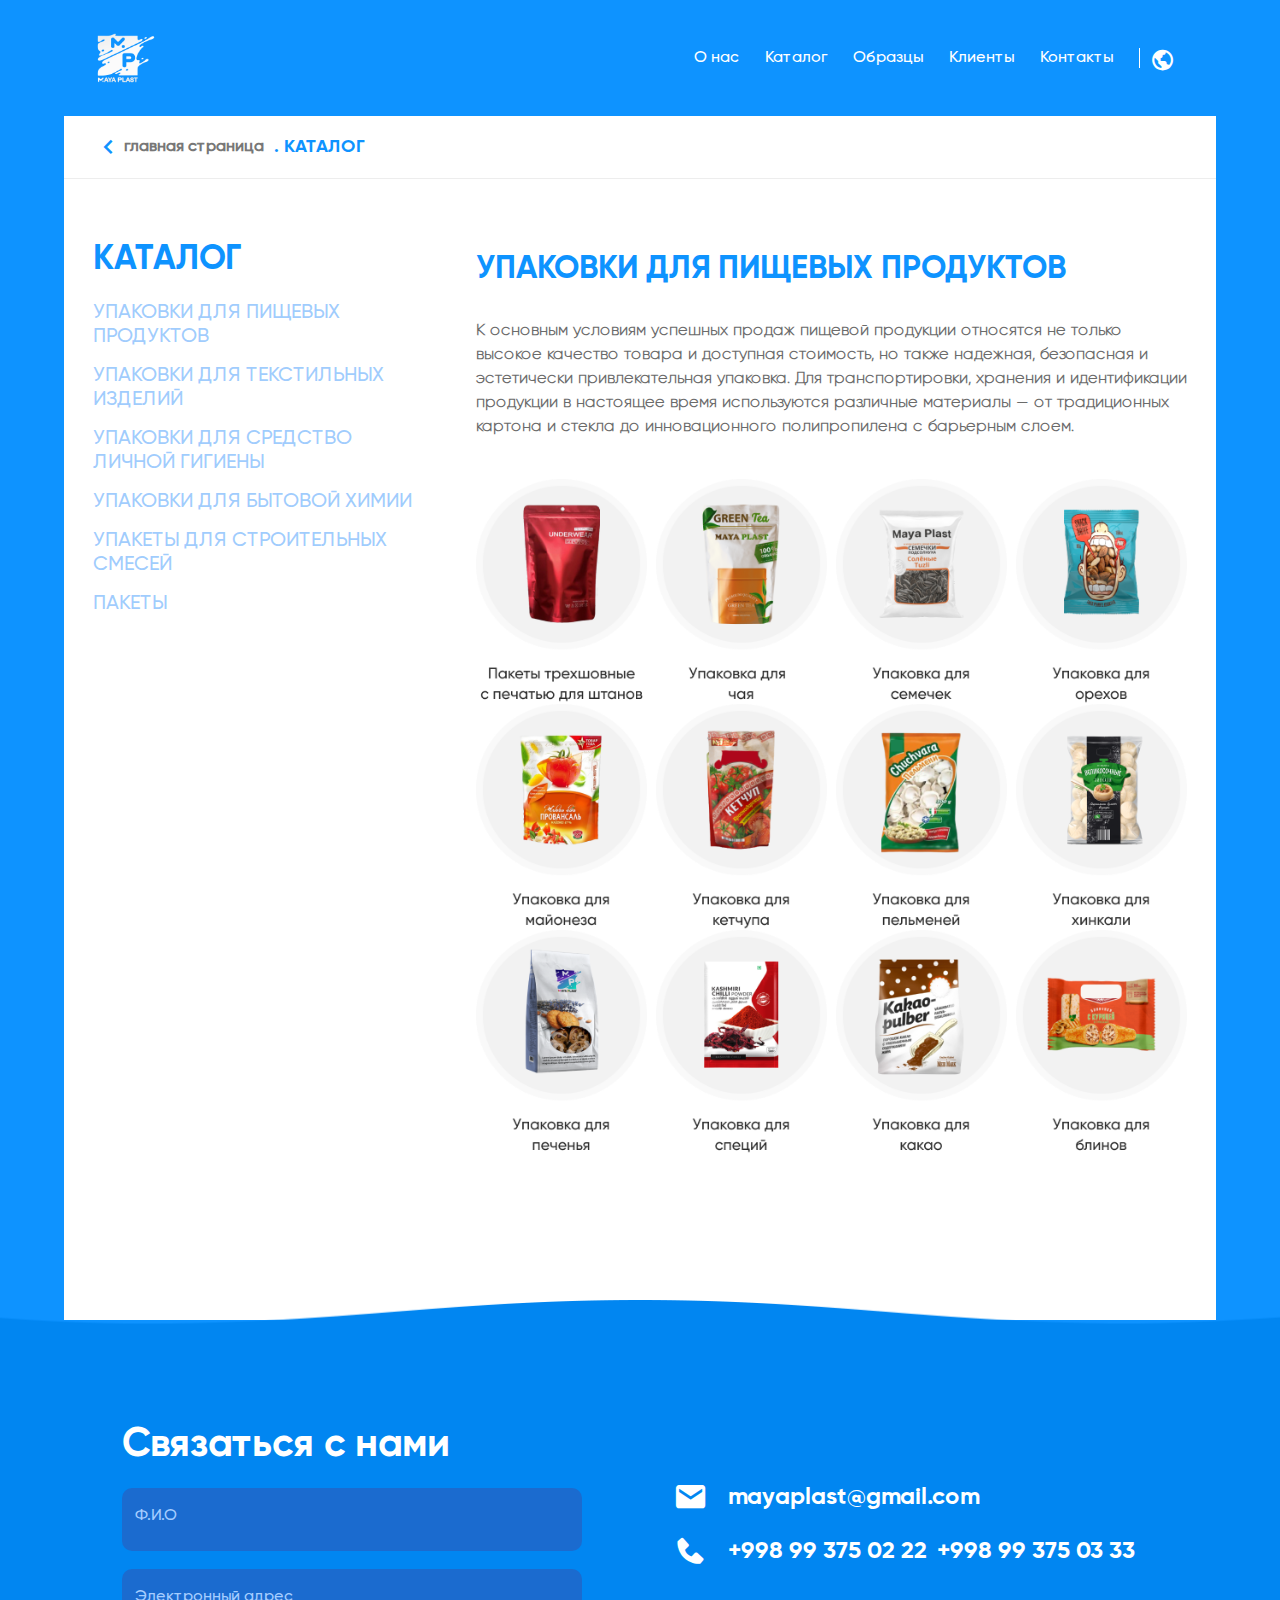
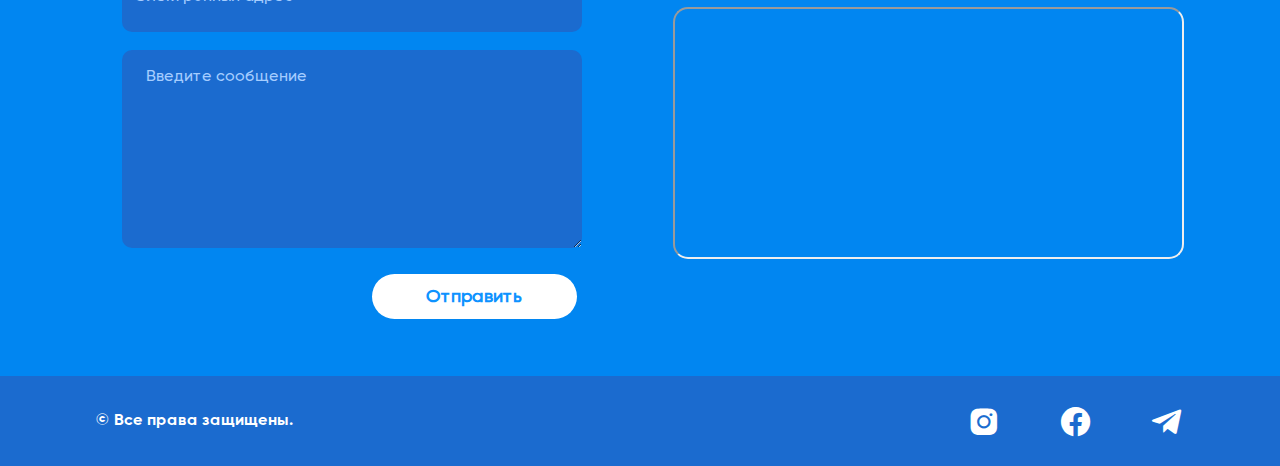
<file: kayalog.html>
<!DOCTYPE html>
<html lang="en">

<head>
    <meta charset="UTF-8">
    <meta http-equiv="X-UA-Compatible" content="IE=edge">
    <meta name="viewport" content="width=device-width, initial-scale=1.0">
    <title>Каталог</title>
    <link rel="stylesheet" href="style.css">
    <link rel="stylesheet" href="katalog.css">
    <link rel="stylesheet" href="swiper.css">
    <link rel="stylesheet" href="./boxicons-master/css/boxicons.min.css">
</head>

<body>
    <div id="hedrpage" style="padding: 0;">
        <div class="navbar">
            <div class="container d-flex-SPB">
                <div class="logo"></div>
                <ul class="d-flex-SPB">
                    <li><a href="eboutUs.html">О нас</a></li>
                    <li><a href="kayalog.html">Каталог</a></li>
                    <li><a href="obrazes.html">Образцы</a></li>
                    <li><a href="klents.html">Клиенты</a></li>
                    <li><a href="footer.html">Контакты</a></li>
                    <div class="dropikon">
                        <i class='bx bx-world bx-spin' style='color:#fff'></i>
                        <div id="select" class="nonne">
                            <a href="#">Eng</a>
                            <hr>
                            <a href="#">Ru</a>
                            <hr>
                            <a href="#">Uz</a>
                        </div>
                    </div>
                </ul>
                <div class="mediaIkon none"><i class='bx bx-menu-alt-right bx-burst'
                        style='color:#ffffff; font-size:35px'></i>
                </div>
            </div>
        </div>
        <div id="navUl" class="none">
            <ul>
                <li><a href="eboutUs.html">О нас</a></li>
                <li><a href="kayalog.html">Каталог</a></li>
                <li><a href="obrazes.html">Образцы</a></li>
                <li><a href="klents.html">Клиенты</a></li>
                <li><a href="footer.html">Контакты</a></li>
                <li><i class='bx bx-world bx-spin' style='color:#fff'></i></li>
                <div id="opshn" class="none">
                    <div id="lengs">
                        <div class="lengs-box">
                            <h4>UZ</h4>
                        </div>
                        <div class="lengs-box">
                            <h4>ENG</h4>
                        </div>
                        <div class="lengs-box">
                            <h4>RU</h4>
                        </div>
                    </div>
                </div>
            </ul>
        </div>
    </div>
    <div id="katalog">
        <div class="container">
            <div style="z-index: 2; position: relative;" class="futerhedr">
                <i class='bx bx-chevron-left bx-fade-left' style='color:#0E93FF'></i>
                <a href="index.html">главная страница</a>
                <h5 style="font-size: 18px; margin-right:10px ;"> . КАТАЛОГ </h5>
            </div>
            <div class="katalog">
                <div class="katalog_box1">
                    <h4>КАТАЛОГ</h4>

                    <ul class="oneUl">
                        <li><a href="#!">УПАКОВКИ ДЛЯ ПИЩЕВЫХ ПРОДУКТОВ </a></li>
                        <li><a href="#!">УПАКОВКИ ДЛЯ ТЕКСТИЛЬНЫХ ИЗДЕЛИЙ </a></li>
                        <li><a href="#!">УПАКОВКИ ДЛЯ СРЕДСТВО ЛИЧНОЙ ГИГИЕНЫ</a> </li>
                        <li><a href="#!">УПАКОВКИ ДЛЯ БЫТОВОЙ ХИМИИ</a></li>
                        <li><a href="#!">УПАКЕТЫ ДЛЯ СТРОИТЕЛЬНЫХ СМЕСЕЙ</a> </li>
                        <li><a href="#!">ПАКЕТЫ</a></li>
                    </ul>
                    <div class="mediakategoria">
                        <h4>Категории <i class='bx bx-chevron-down bx-fade-down' style='color:#0e93ff'></i></h4>
                        <ul id="twooUl" class="noney">
                            <li><a href="#!">УПАКОВКИ ДЛЯ ПИЩЕВЫХ ПРОДУКТОВ </a></li>
                            <li><a href="#!">УПАКОВКИ ДЛЯ ТЕКСТИЛЬНЫХ ИЗДЕЛИЙ </a></li>
                            <li><a href="#!">УПАКОВКИ ДЛЯ СРЕДСТВО ЛИЧНОЙ ГИГИЕНЫ</a> </li>
                            <li><a href="#!">УПАКОВКИ ДЛЯ БЫТОВОЙ ХИМИИ</a></li>
                            <li><a href="#!">УПАКЕТЫ ДЛЯ СТРОИТЕЛЬНЫХ СМЕСЕЙ</a> </li>
                            <li><a href="#!">ПАКЕТЫ</a></li>
                        </ul>
                    </div>
                </div>
                <div class="katalog_box2">
                    <h5 id="dropph5">УПАКОВКИ ДЛЯ ПИЩЕВЫХ ПРОДУКТОВ </h5>
                    <p>К основным условиям успешных продаж пищевой продукции относятся не только высокое качество товара
                        и доступная стоимость, но также надежная, безопасная и эстетически привлекательная упаковка. Для
                        транспортировки, хранения и идентификации продукции в настоящее время используются различные
                        материалы — от традиционных картона и стекла до инновационного полипропилена с барьерным слоем.
                    </p>

                    <div id="katalog2_box">
                        <div class="katalog2_box-1">
                            <img src="/imgs/imgs:katalog2_boximg.png" alt="">
                            <img src="/imgs/katalog2_boximg2.png" alt="">
                            <img src="/imgs/katalog2_boximg3.png" alt="">
                            <img src="/imgs/katalog2_boximg4.png" alt="">


                            <img src="/imgs/katalog2_boximg5.png" alt="">
                            <img src="/imgs/katalog2_boximg6.png" alt="">
                            <img src="/imgs/katalog2_boximg7.png" alt="">
                            <img src="/imgs/katalog2_boximg8.png" alt="">

                            <img src="/imgs/katalog2_boximg9.png" alt="">
                            <img src="/imgs/katalog2_boximg10.png" alt="">
                            <img src="/imgs/katalog2_boximg11.png" alt="">
                            <img src="/imgs/katalog2_boximg12.png" alt="">
                        </div>
                    </div>
                    <div id="katalog2_box2">
                        <div class="katalog2_box-1">
                            <img src="/imgs/katalog2_boximg3.png" alt="">
                            <img src="/imgs/katalog2_boximg2.png" alt="">
                        </div>
                    </div>
                    <div id="katalog2_box3">
                        <div class="katalog2_box-1">
                            <img src="/imgs/katalog2_boximg4.png" alt="">
                            <img src="/imgs/katalog2_boximg10.png" alt="">
                            <img src="/imgs/katalog2_boximg11.png" alt="">
                            <img src="/imgs/katalog2_boximg12.png" alt="">
                        </div>
                    </div>
                    <div id="katalog2_box4">
                        <div class="katalog2_box-1">
                            <img src="/imgs/katalog2_boximg9.png" alt="">
                            <img src="/imgs/katalog2_boximg8.png" alt="">
                        </div>
                    </div>
                    <div id="katalog2_box5">
                        <div class="katalog2_box-1">
                            <img src="/imgs/katalog2_boximg6.png" alt="">
                            <img src="/imgs/katalog2_boximg7.png" alt="">
                        </div>
                    </div>
                    <div id="katalog2_box6">
                        <div class="katalog2_box-1">
                            <img src="/imgs/katalog2_boximg4.png" alt="">
                            <img src="/imgs/katalog2_boximg5.png" alt="">
                        </div>
                    </div>

                </div>

            </div>
            <br>
            <br>
            <br>
            <br>
            <br>
        </div>
        <div class="futerbottombg" style="position:relative; z-index: 3;"></div>
    </div>
    <div id="footer">
        <div class="container">
            <div class="futerbox1">
                <h3>Связаться с нами</h3>
                <div class="inputbox">
                    <input id="fio" type="text">
                    <label for="fio">Ф.И.О</label>
                </div>
                <div class="inputbox">
                    <input id="fio2" type="email">
                    <label for="fio2">Электронный адрес</label>
                </div>
                <textarea placeholder="Введите сообщение"></textarea>
                <button>Отправить</button>
                <br>
                <br>
            </div>
            <div class="futerbox2">
                <div class="box">
                    <i class='bx bxs-envelope bx-burst' style='color:#ffffff'></i>
                    <h4>mayaplast@gmail.com</h4>
                </div>
                <div class="box">
                    <i class='bx bxs-phone bx-tada' style='color:#ffffff'></i>
                    <h4>+998 99 375 02 22</h4>
                    <h4>+998 99 375 03 33</h4>
                </div>
                <div class="futermep">
                    <iframe
                        src="https://www.google.com/maps/embed?pb=!1m14!1m12!1m3!1d95891.77883187975!2d69.2322304!3d41.3171712!2m3!1f0!2f0!3f0!3m2!1i1024!2i768!4f13.1!5e0!3m2!1sru!2s!4v1630490205150!5m2!1sru!2s"
                        width="100%" height="100%" style="border-radius:15px;" allowfullscreen=""
                        loading="lazy"></iframe>
                </div>
            </div>
        </div>
        <br>
        <br>
    </div>
    <div class="futerebout">
        <div class="container">
            <h5>© Все права защищены. </h5>
            <div class="futerikons">
                <i class='bx bxl-instagram-alt bx-flashing' style='color:#ffffff'></i>
                <i class='bx bxl-facebook-circle bx-flashing' style='color:#ffffff'></i>
                <i class='bx bxl-telegram bx-flashing' style='color:#ffffff'></i>
            </div>
        </div>
    </div>
    <script src="swiper.js"></script>
    <script>
        let mediaIkon = document.querySelector(".mediaIkon i")
        let ul = document.querySelector("#navUl")
        let lengs = document.querySelector("#navUl ul li i")
        let opshn = document.querySelector("#navUl #opshn")
        let hedrbox = document.querySelector("#hedr .hedr-box")
        let world = document.querySelector(".navbar .dropikon i")
        let select = document.querySelector(".navbar .dropikon #select")

        // console.log(select)
        // console.log(world)
        // console.log(hedrbox)
        // console.log(opshn)
        // console.log(lengs)
        // console.log(ul)
        // console.log(mediaIkon)
        // mediaIkon.dbclick = function () {
        //     ul.style.display = "none"
        // }

        world.onclick = function () {
            select.classList.toggle("nonne")
        }

        mediaIkon.onclick = function () {
            ul.classList.toggle("none")
        }
        lengs.onclick = function () {
            opshn.classList.toggle("none")
        }

        let droph4 = document.querySelector(".mediakategoria h4")
        let dropUl = document.querySelector(".mediakategoria #twooUl")
        console.log(droph4)
        console.log(dropUl)

        droph4.onclick = function () {
            dropUl.classList.toggle("noney")
        }

        let dropBox1 = document.querySelector("#katalog2_box")
        let dropBox2 = document.querySelector("#katalog2_box2")
        let dropBox3 = document.querySelector("#katalog2_box3")
        let dropBox4 = document.querySelector("#katalog2_box4")
        let dropBox5 = document.querySelector("#katalog2_box5")
        let dropBox6 = document.querySelector("#katalog2_box6")
        let twooUl_a = document.querySelectorAll("#twooUl li a")
        let dropph5 = document.querySelector("#dropph5")

        let katalog_a = document.querySelectorAll(".oneUl li a")
        console.log("Alar", katalog_a)
        console.log("Alar2", twooUl_a)
        console.log(dropBox1)

        katalog_a[1].onclick = function () {
            dropph5.innerText = "УПАКОВКИ ДЛЯ ТЕКСТИЛЬНЫХ ИЗДЕЛИЙ "
            dropBox2.style.display = "block"
            dropBox1.style.display = "none"
            dropBox3.style.display = "none"
            dropBox4.style.display = "none"
            dropBox5.style.display = "none"
            dropBox6.style.display = "none"
        }
        katalog_a[2].onclick = function () {
            dropph5.innerText = "УПАКОВКИ ДЛЯ СРЕДСТВО ЛИЧНОЙ ГИГИЕНЫ"
            dropBox3.style.display = "block"
            dropBox1.style.display = "none"
            dropBox2.style.display = "none"
            dropBox4.style.display = "none"
            dropBox5.style.display = "none"
            dropBox6.style.display = "none"
        }
        katalog_a[3].onclick = function () {
            dropph5.innerText = "УПАКОВКИ ДЛЯ БЫТОВОЙ ХИМИИ"
            dropBox4.style.display = "block"
            dropBox1.style.display = "none"
            dropBox2.style.display = "none"
            dropBox3.style.display = "none"
            dropBox5.style.display = "none"
            dropBox6.style.display = "none"
        }
        katalog_a[4].onclick = function () {
            dropph5.innerText = "УПАКЕТЫ ДЛЯ СТРОИТЕЛЬНЫХ СМЕСЕЙ"
            dropBox5.style.display = "block"
            dropBox1.style.display = "none"
            dropBox2.style.display = "none"
            dropBox3.style.display = "none"
            dropBox4.style.display = "none"
            dropBox6.style.display = "none"
        }
        katalog_a[5].onclick = function () {
            dropph5.innerText = "ПАКЕТЫ"
            dropBox6.style.display = "block"
            dropBox1.style.display = "none"
            dropBox2.style.display = "none"
            dropBox3.style.display = "none"
            dropBox4.style.display = "none"
            dropBox5.style.display = "none"
        }
        katalog_a[0].onclick = function () {
            dropph5.innerText = "УПАКОВКИ ДЛЯ ПИЩЕВЫХ ПРОДУКТОВ"
            dropBox1.style.display = "block"
            dropBox2.style.display = "none"
            dropBox3.style.display = "none"
            dropBox4.style.display = "none"
            dropBox5.style.display = "none"
            dropBox6.style.display = "none"
        }







        twooUl_a[1].onclick = function () {
            dropph5.innerText = "УПАКОВКИ ДЛЯ ТЕКСТИЛЬНЫХ ИЗДЕЛИЙ "
            dropBox2.style.display = "block"
            dropBox1.style.display = "none"
            dropBox3.style.display = "none"
            dropBox4.style.display = "none"
            dropBox5.style.display = "none"
            dropBox6.style.display = "none"
            dropUl.classList.toggle("noney")
        }
        twooUl_a[2].onclick = function () {
            dropph5.innerText = "УПАКОВКИ ДЛЯ СРЕДСТВО ЛИЧНОЙ ГИГИЕНЫ"
            dropBox3.style.display = "block"
            dropBox1.style.display = "none"
            dropBox2.style.display = "none"
            dropBox4.style.display = "none"
            dropBox5.style.display = "none"
            dropBox6.style.display = "none"
            dropUl.classList.toggle("noney")
        }
        twooUl_a[3].onclick = function () {
            dropph5.innerText = "УПАКОВКИ ДЛЯ БЫТОВОЙ ХИМИИ"
            dropBox4.style.display = "block"
            dropBox1.style.display = "none"
            dropBox2.style.display = "none"
            dropBox3.style.display = "none"
            dropBox5.style.display = "none"
            dropBox6.style.display = "none"
            dropUl.classList.toggle("noney")
        }
        twooUl_a[4].onclick = function () {
            dropph5.innerText = "УПАКЕТЫ ДЛЯ СТРОИТЕЛЬНЫХ СМЕСЕЙ"
            dropBox5.style.display = "block"
            dropBox1.style.display = "none"
            dropBox2.style.display = "none"
            dropBox3.style.display = "none"
            dropBox4.style.display = "none"
            dropBox6.style.display = "none"
            dropUl.classList.toggle("noney")
        }
        twooUl_a[5].onclick = function () {
            dropph5.innerText = "ПАКЕТЫ"
            dropBox6.style.display = "block"
            dropBox1.style.display = "none"
            dropBox2.style.display = "none"
            dropBox3.style.display = "none"
            dropBox4.style.display = "none"
            dropBox5.style.display = "none"
            dropUl.classList.toggle("noney")
        }
        twooUl_a[0].onclick = function () {
            dropph5.innerText = "УПАКОВКИ ДЛЯ ПИЩЕВЫХ ПРОДУКТОВ"
            dropBox1.style.display = "block"
            dropBox2.style.display = "none"
            dropBox3.style.display = "none"
            dropBox4.style.display = "none"
            dropBox5.style.display = "none"
            dropBox6.style.display = "none"
            dropUl.classList.toggle("noney")
        }





    </script>
</body>

</html>
</file>
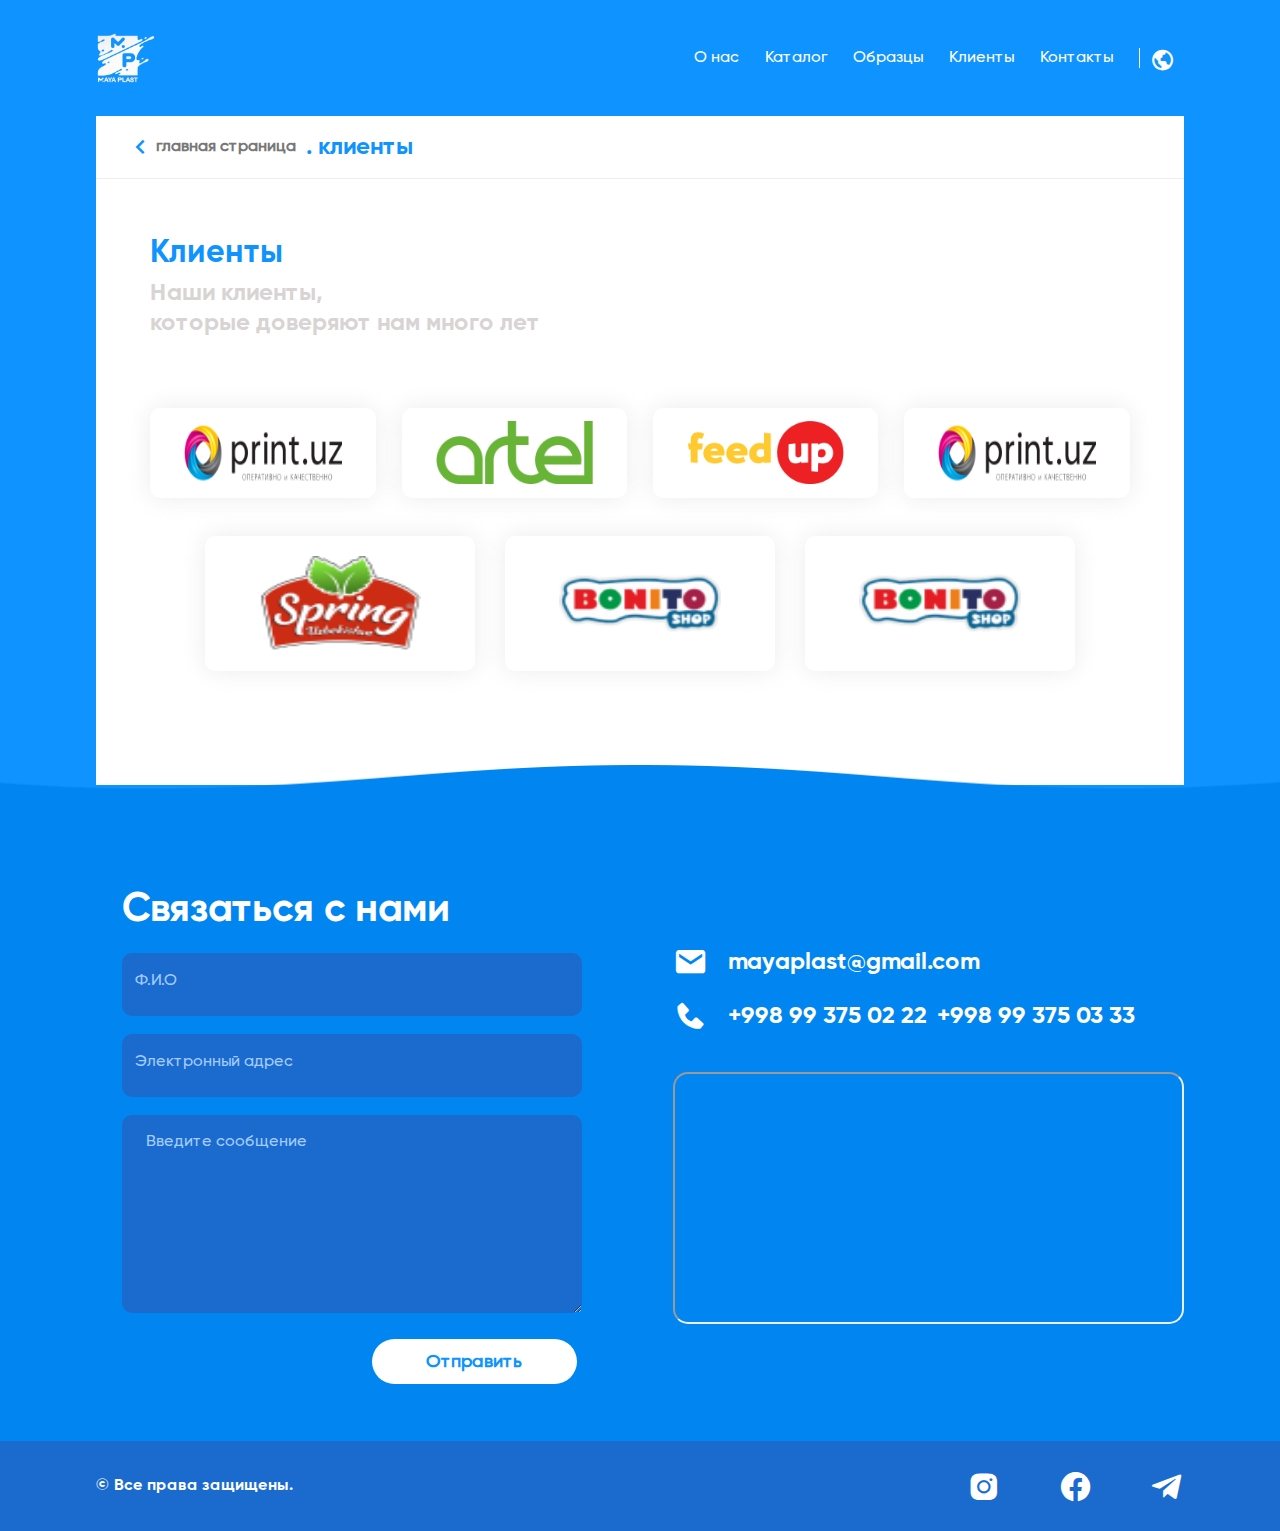
<file: klents.html>
<!DOCTYPE html>
<html lang="en">

<head>
    <meta charset="UTF-8">
    <meta http-equiv="X-UA-Compatible" content="IE=edge">
    <meta name="viewport" content="width=device-width, initial-scale=1.0">
    <title>Клиенты</title>
    <link rel="stylesheet" href="style.css">
    <link rel="stylesheet" href="klents.css">
    <link rel="stylesheet" href="./boxicons-master/css/boxicons.min.css">
</head>

<body>
    <div id="hedrpage" style="padding: 0;">
        <div class="navbar">
            <div class="container d-flex-SPB">
                <div class="logo"></div>
                <ul class="d-flex-SPB">
                    <li><a href="eboutUs.html">О нас</a></li>
                    <li><a href="kayalog.html">Каталог</a></li>
                    <li><a href="obrazes.html">Образцы</a></li>
                    <li><a href="klents.html">Клиенты</a></li>
                    <li><a href="footer.html">Контакты</a></li>
                    <div class="dropikon">
                        <i class='bx bx-world bx-spin' style='color:#fff'></i>
                        <div id="select" class="nonne">
                            <a href="#">Eng</a>
                            <hr>
                            <a href="#">Ru</a>
                            <hr>
                            <a href="#">Uz</a>
                        </div>
                    </div>
                </ul>
                <div class="mediaIkon none"><i class='bx bx-menu-alt-right bx-burst'
                        style='color:#ffffff; font-size:35px'></i>
                </div>
            </div>
        </div>
        <div id="navUl" class="none">
            <ul>
                <li><a href="eboutUs.html">О нас</a></li>
                <li><a href="kayalog.html">Каталог</a></li>
                <li><a href="obrazes.html">Образцы</a></li>
                <li><a href="klents.html">Клиенты</a></li>
                <li><a href="footer.html">Контакты</a></li>
                <li><i class='bx bx-world bx-spin' style='color:#fff'></i></li>
                <div id="opshn" class="none">
                    <div id="lengs">
                        <div class="lengs-box">
                            <h4>UZ</h4>
                        </div>
                        <div class="lengs-box">
                            <h4>ENG</h4>
                        </div>
                        <div class="lengs-box">
                            <h4>RU</h4>
                        </div>
                    </div>
                </div>
            </ul>
        </div>
    </div>
    <div id="klents">
        <div class="container">
            <div class="futerhedr">
                <i class='bx bx-chevron-left bx-fade-left' style='color:#0E93FF'></i>
                <a href="index.html">главная страница</a>
                <h5>. клиенты</h5>
            </div>
            <div class="rowContent">
                <h4>Клиенты</h4>
                <h5>Наши клиенты,</h5>
                <h5>которые доверяют нам много лет</h5>
            </div>
            <div class="rowContent2">
                <div class="box"><img src="./imgs/klents1.png" alt=""></div>
                <div class="box"><img src="./imgs/klents2.png" alt=""></div>
                <div class="box"><img src="./imgs/klents3.png" alt=""></div>
                <div class="box"><img src="./imgs/klents1.png" alt=""></div>
            </div>
            <br>
            <br>
            <div class="rowConten3">
                <div class="box"><img src="./imgs/klents4.png" alt=""></div>
                <div class="box"><img src="./imgs/klents5.png" alt=""></div>
                <div class="box"><img src="./imgs/klents5.png" alt=""></div>
            </div>
            <br>
            <br>
            <br>
            <br>
            <br>
            <br>
        </div>
        <div style="z-index: 2; position: relative;" class="futerbottombg"></div>
    </div>
    <div id="footer">
        <div class="container">
            <div class="futerbox1">
                <h3>Связаться с нами</h3>
                <div class="inputbox">
                    <input id="fio" type="text">
                    <label for="fio">Ф.И.О</label>
                </div>
                <div class="inputbox">
                    <input id="fio2" type="email">
                    <label for="fio2">Электронный адрес</label>
                </div>
                <textarea placeholder="Введите сообщение"></textarea>
                <button>Отправить</button>
                <br>
                <br>
            </div>
            <div class="futerbox2">
                <div class="box">
                    <i class='bx bxs-envelope bx-burst' style='color:#ffffff'></i>
                    <h4>mayaplast@gmail.com</h4>
                </div>
                <div class="box">
                    <i class='bx bxs-phone bx-tada' style='color:#ffffff'></i>
                    <h4>+998 99 375 02 22</h4>
                    <h4>+998 99 375 03 33</h4>
                </div>
                <div class="futermep">
                    <iframe
                        src="https://www.google.com/maps/embed?pb=!1m14!1m12!1m3!1d95891.77883187975!2d69.2322304!3d41.3171712!2m3!1f0!2f0!3f0!3m2!1i1024!2i768!4f13.1!5e0!3m2!1sru!2s!4v1630490205150!5m2!1sru!2s"
                        width="100%" height="100%" style="border-radius:15px;" allowfullscreen=""
                        loading="lazy"></iframe>
                </div>
            </div>
        </div>
        <br>
        <br>
    </div>
    <div class="futerebout">
        <div class="container">
            <h5>© Все права защищены. </h5>
            <div class="futerikons">
                <i class='bx bxl-instagram-alt bx-flashing' style='color:#ffffff'></i>
                <i class='bx bxl-facebook-circle bx-flashing' style='color:#ffffff'></i>
                <i class='bx bxl-telegram bx-flashing' style='color:#ffffff'></i>
            </div>
        </div>
    </div>
    <script>
        let mediaIkon = document.querySelector(".mediaIkon i")
        let ul = document.querySelector("#navUl")
        let lengs = document.querySelector("#navUl ul li i")
        let opshn = document.querySelector("#navUl #opshn")
        let hedrbox = document.querySelector("#hedr .hedr-box")
        let world = document.querySelector(".navbar .dropikon i")
        let select = document.querySelector(".navbar .dropikon #select")

        console.log(select)
        console.log(world)
        console.log(hedrbox)
        console.log(opshn)
        console.log(lengs)
        console.log(ul)
        console.log(mediaIkon)
        // mediaIkon.dbclick = function () {
        //     ul.style.display = "none"
        // }

        world.onclick = function () {
            select.classList.toggle("nonne")
        }

        mediaIkon.onclick = function () {
            ul.classList.toggle("none")
        }
        lengs.onclick = function () {
            opshn.classList.toggle("none")
        }

    </script>
</body>

</html>
</file>
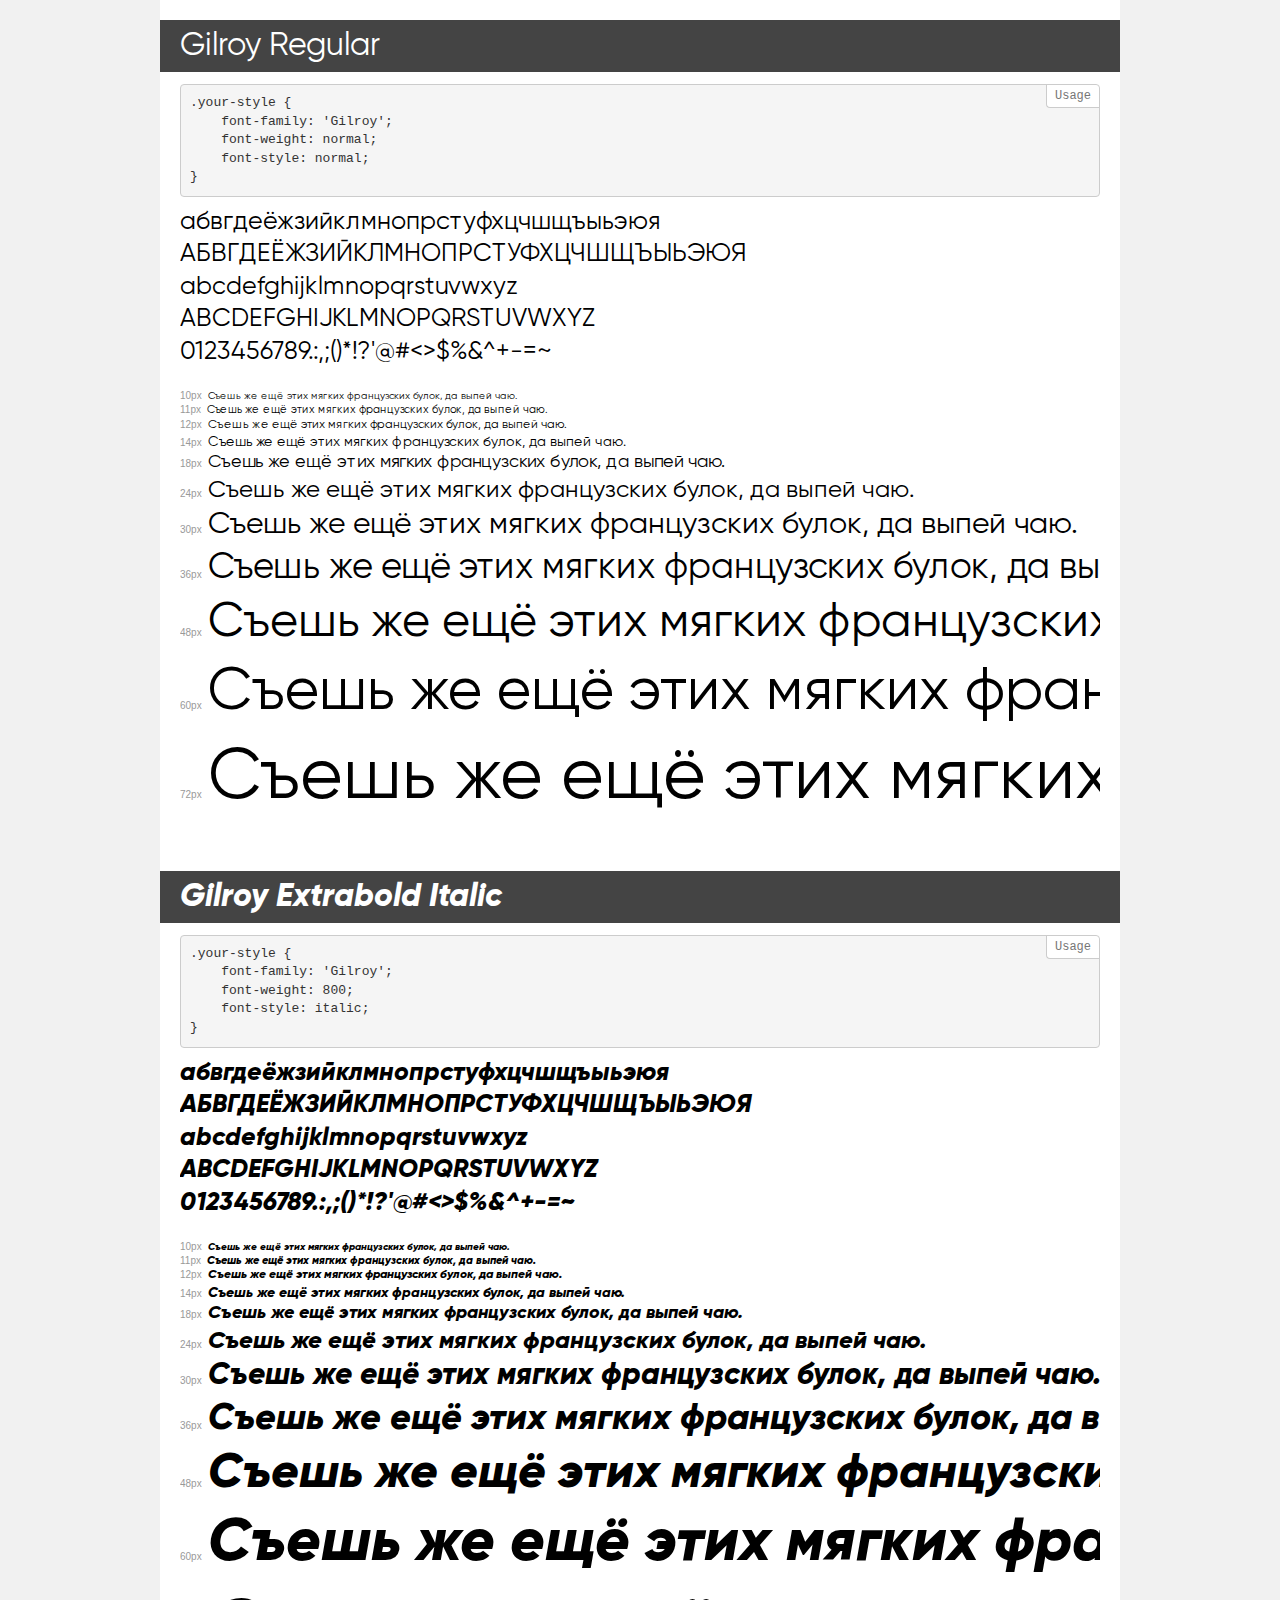
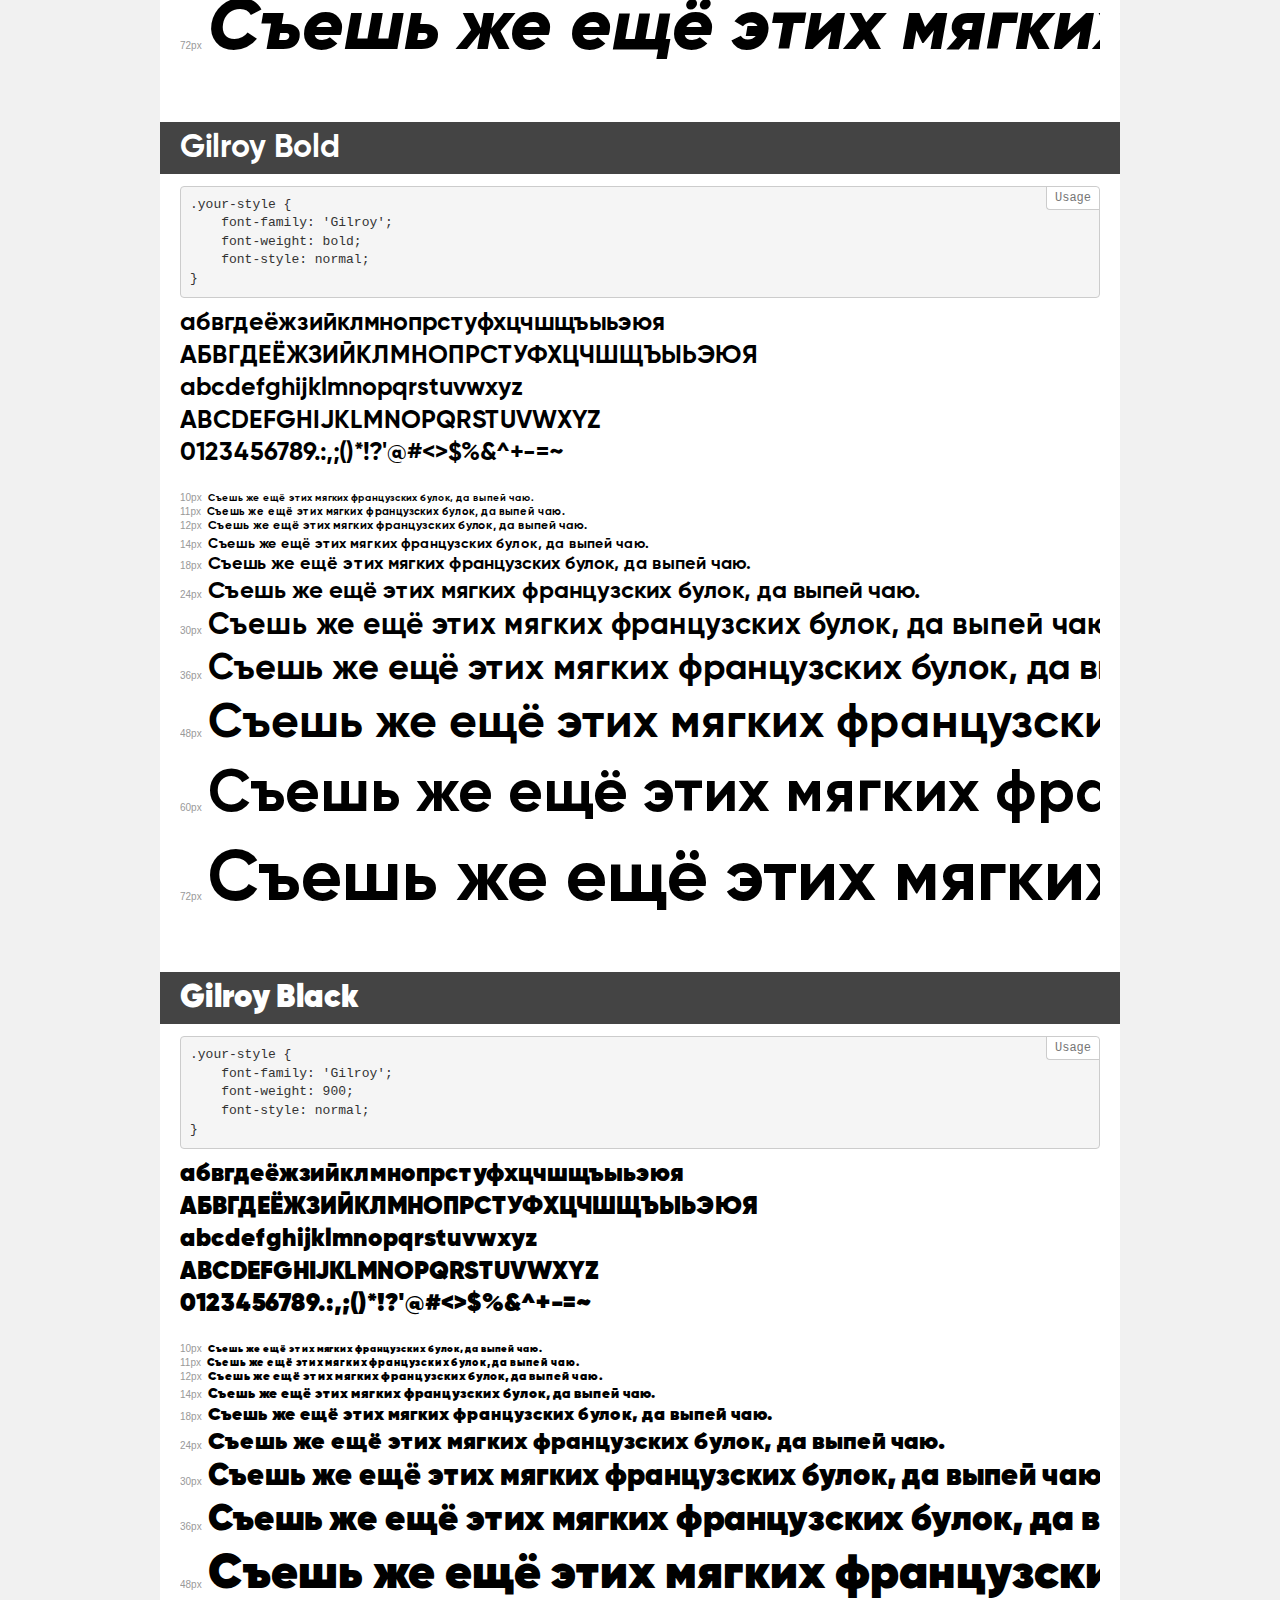
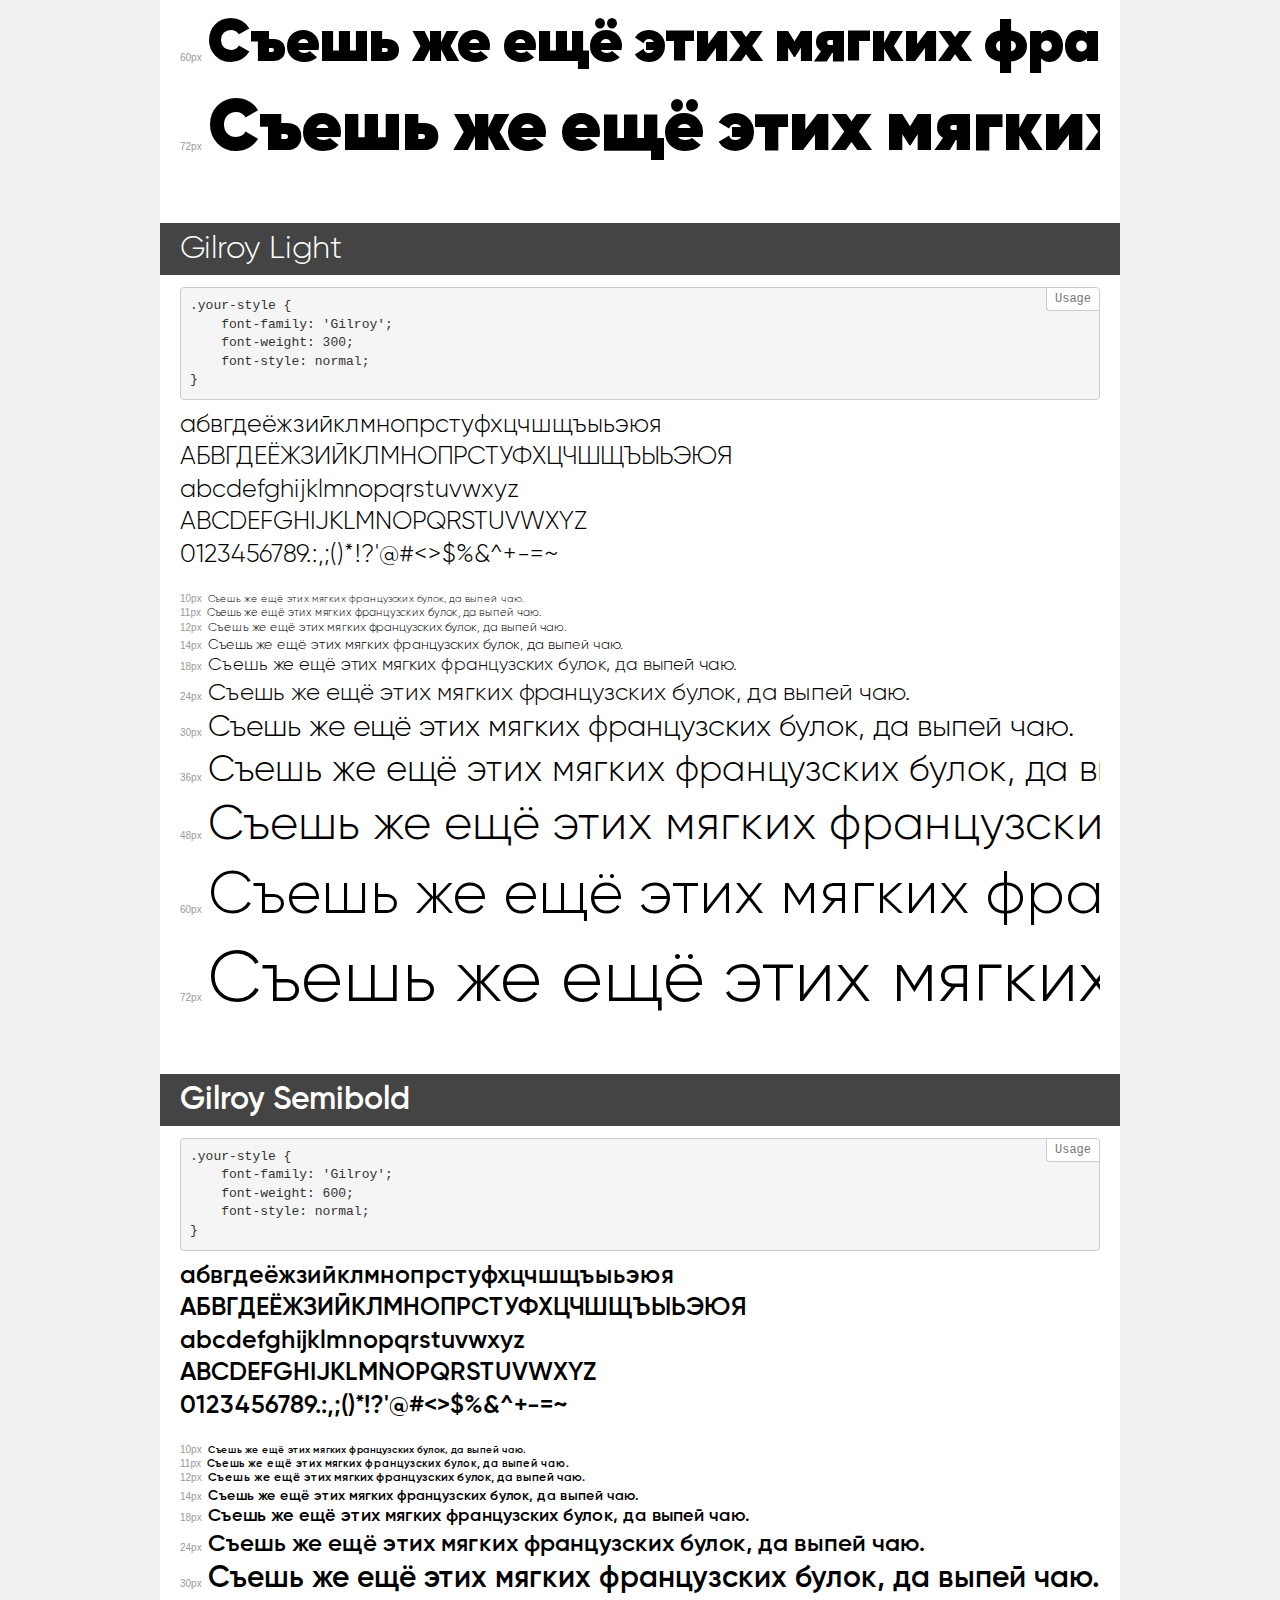
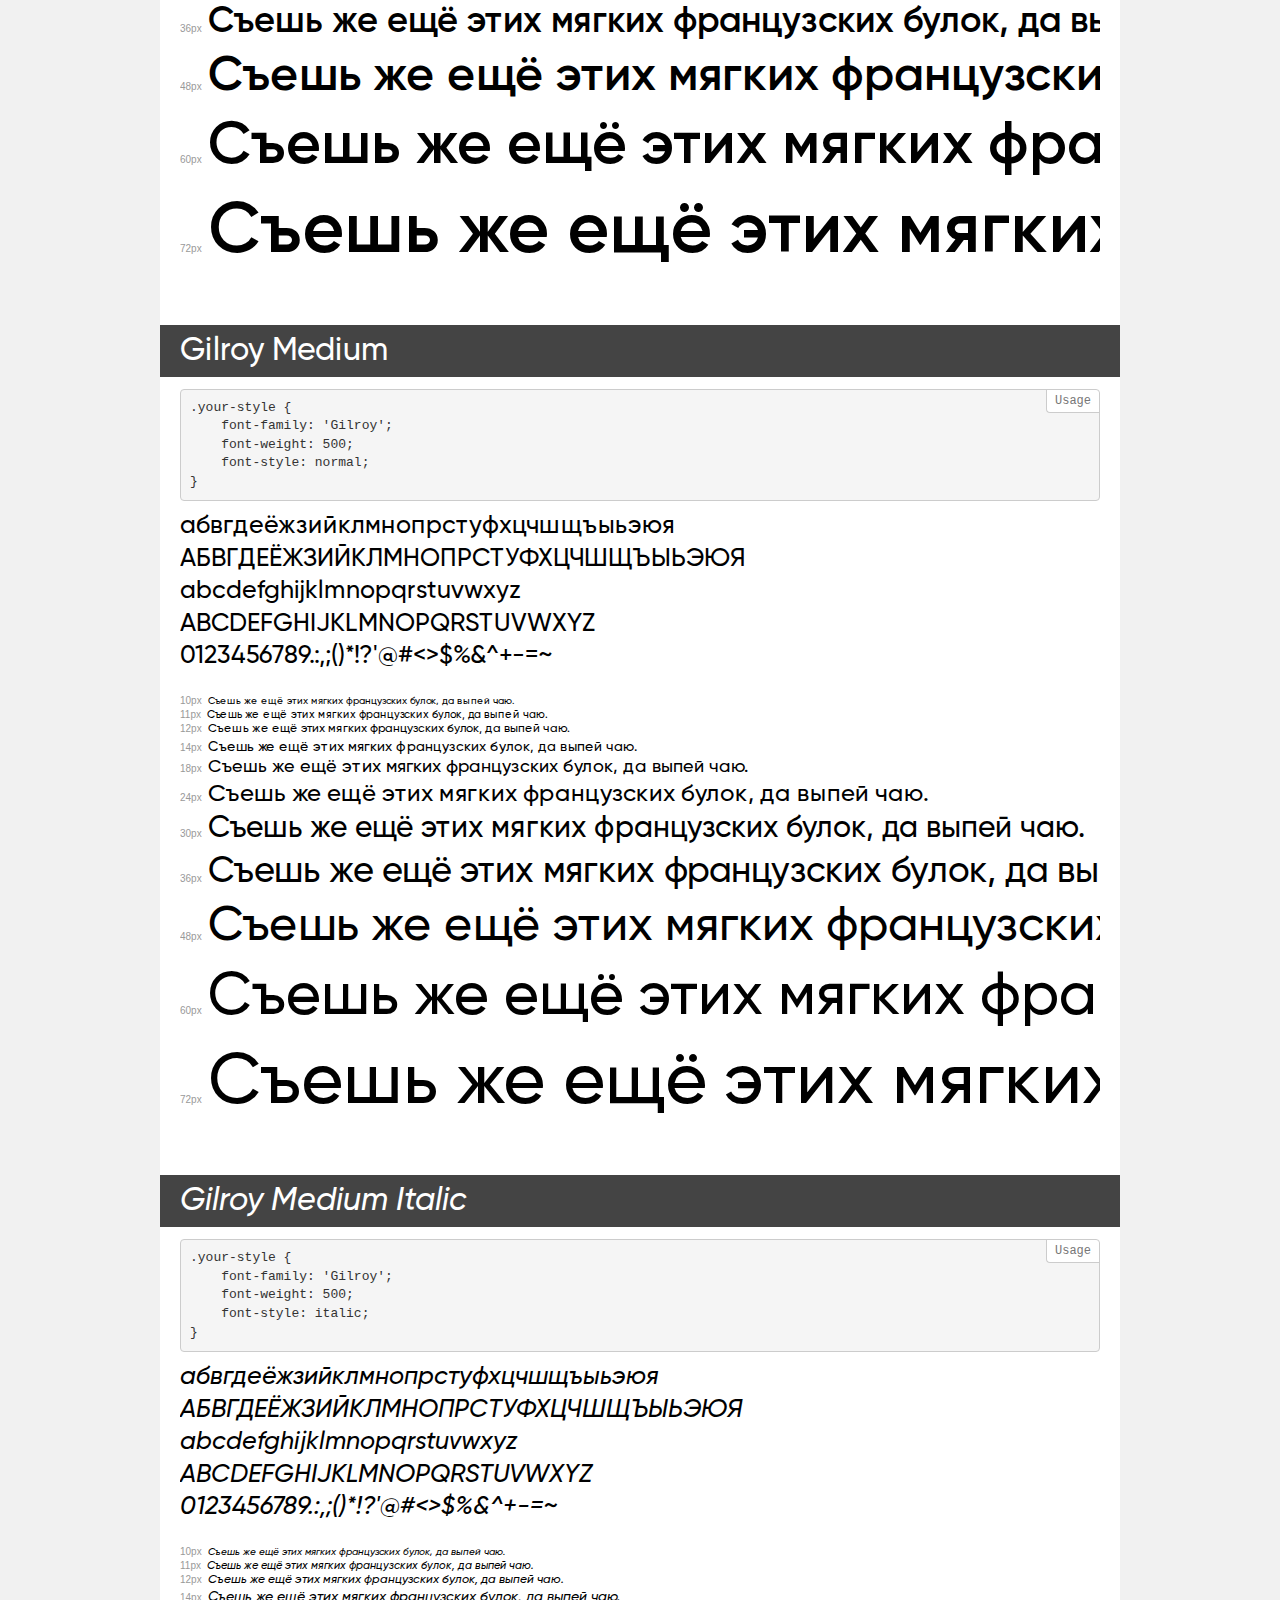
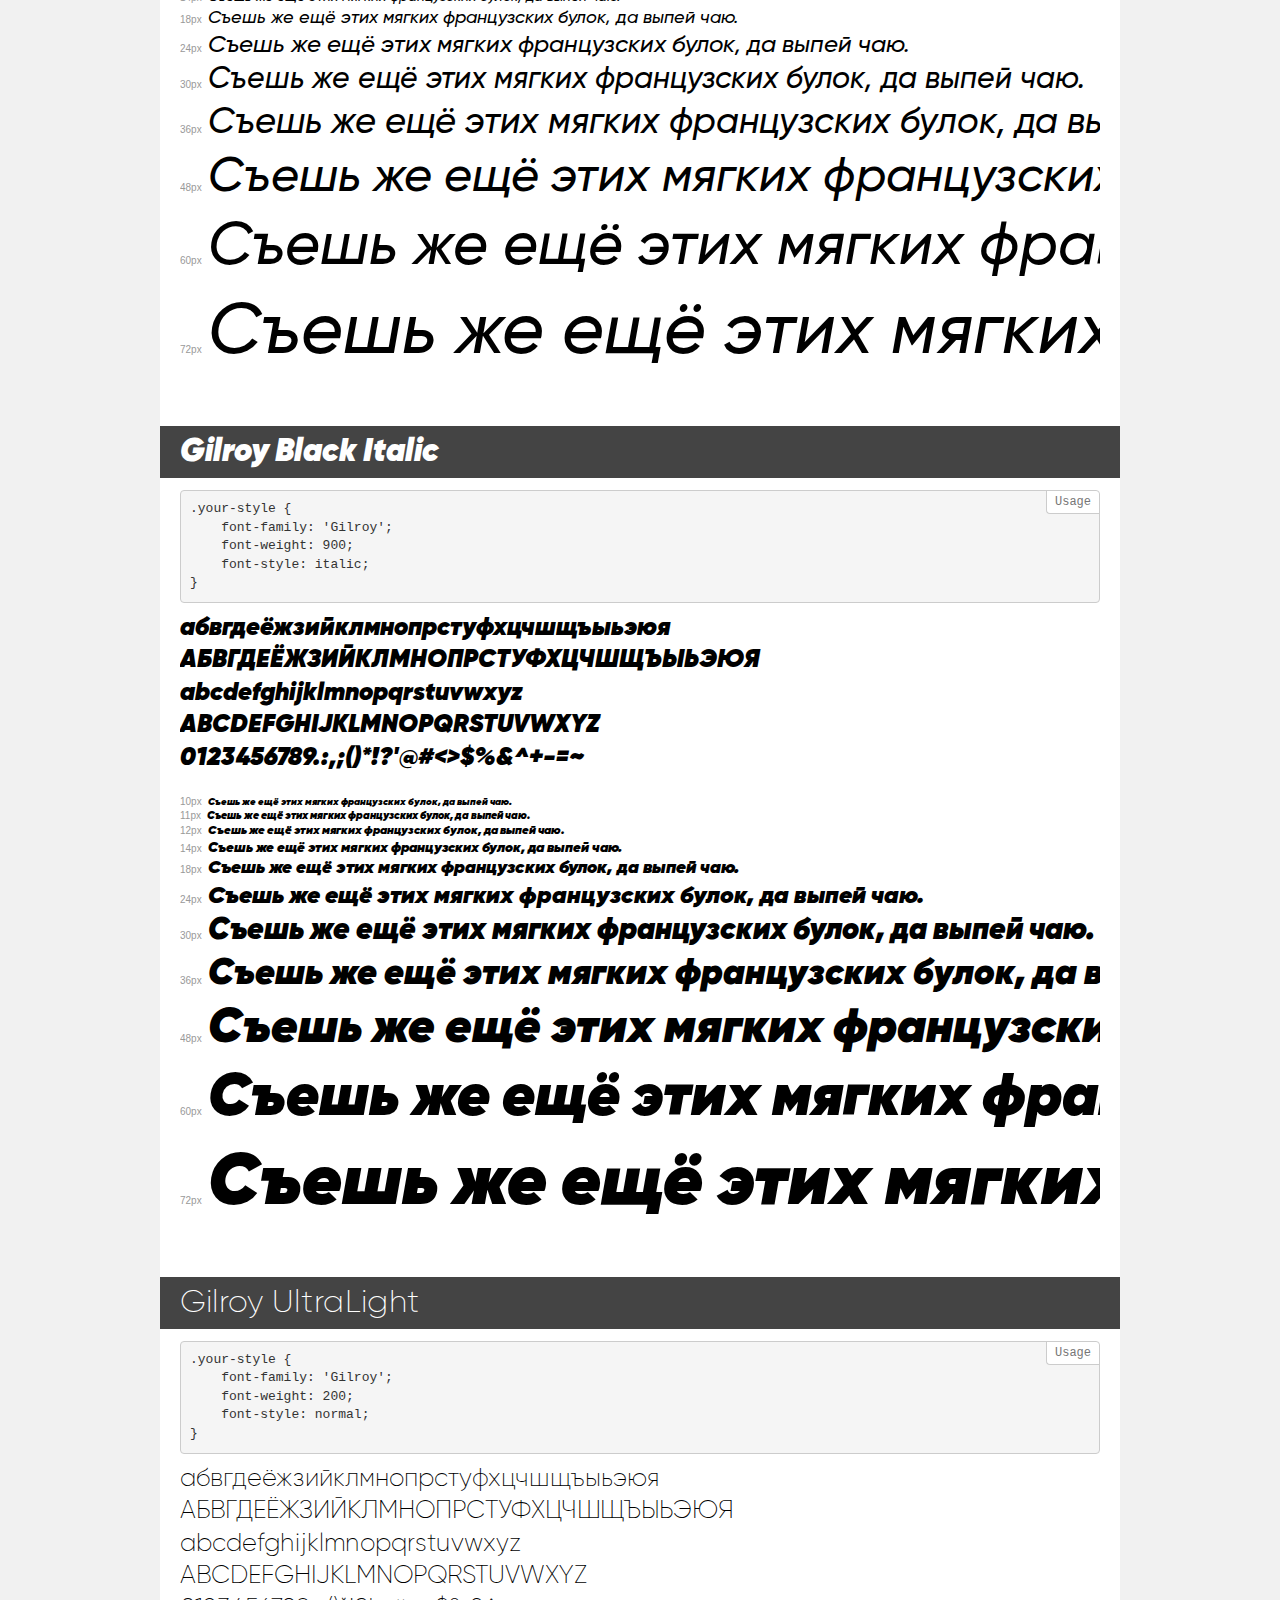
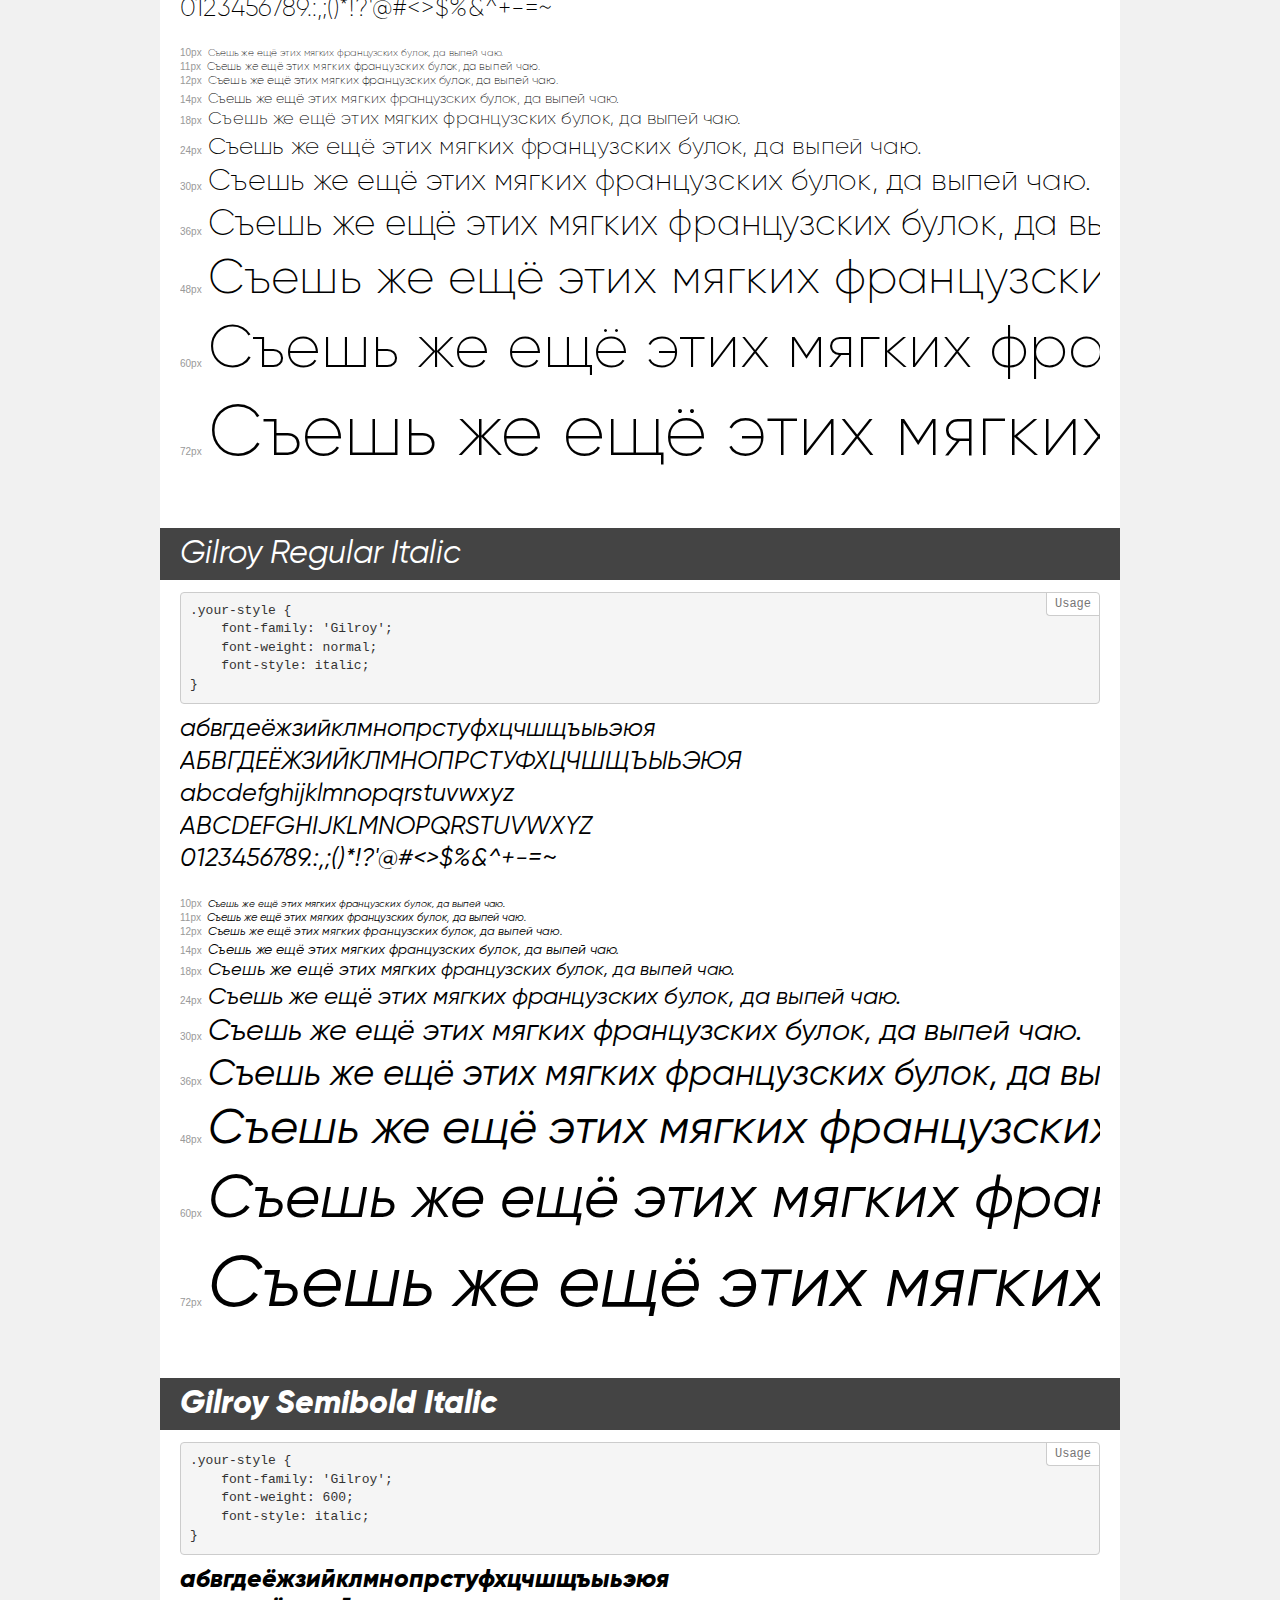
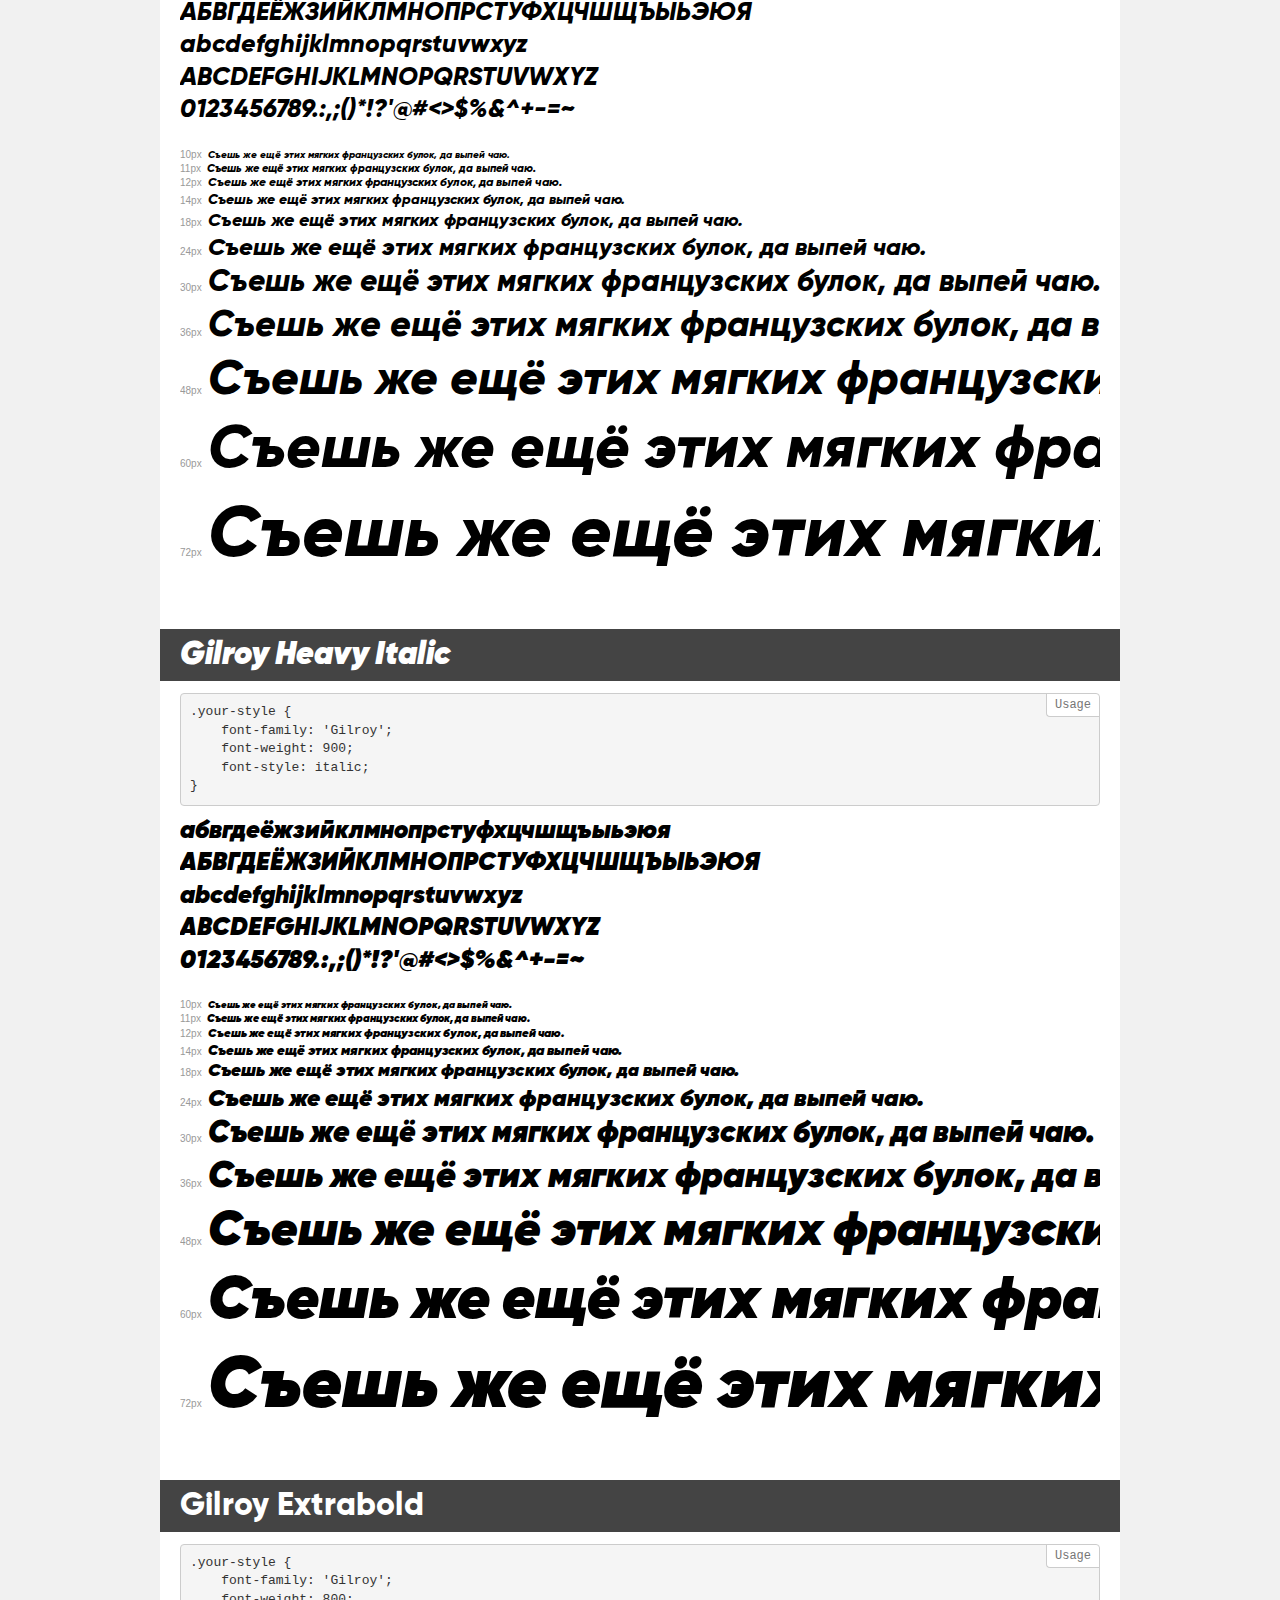
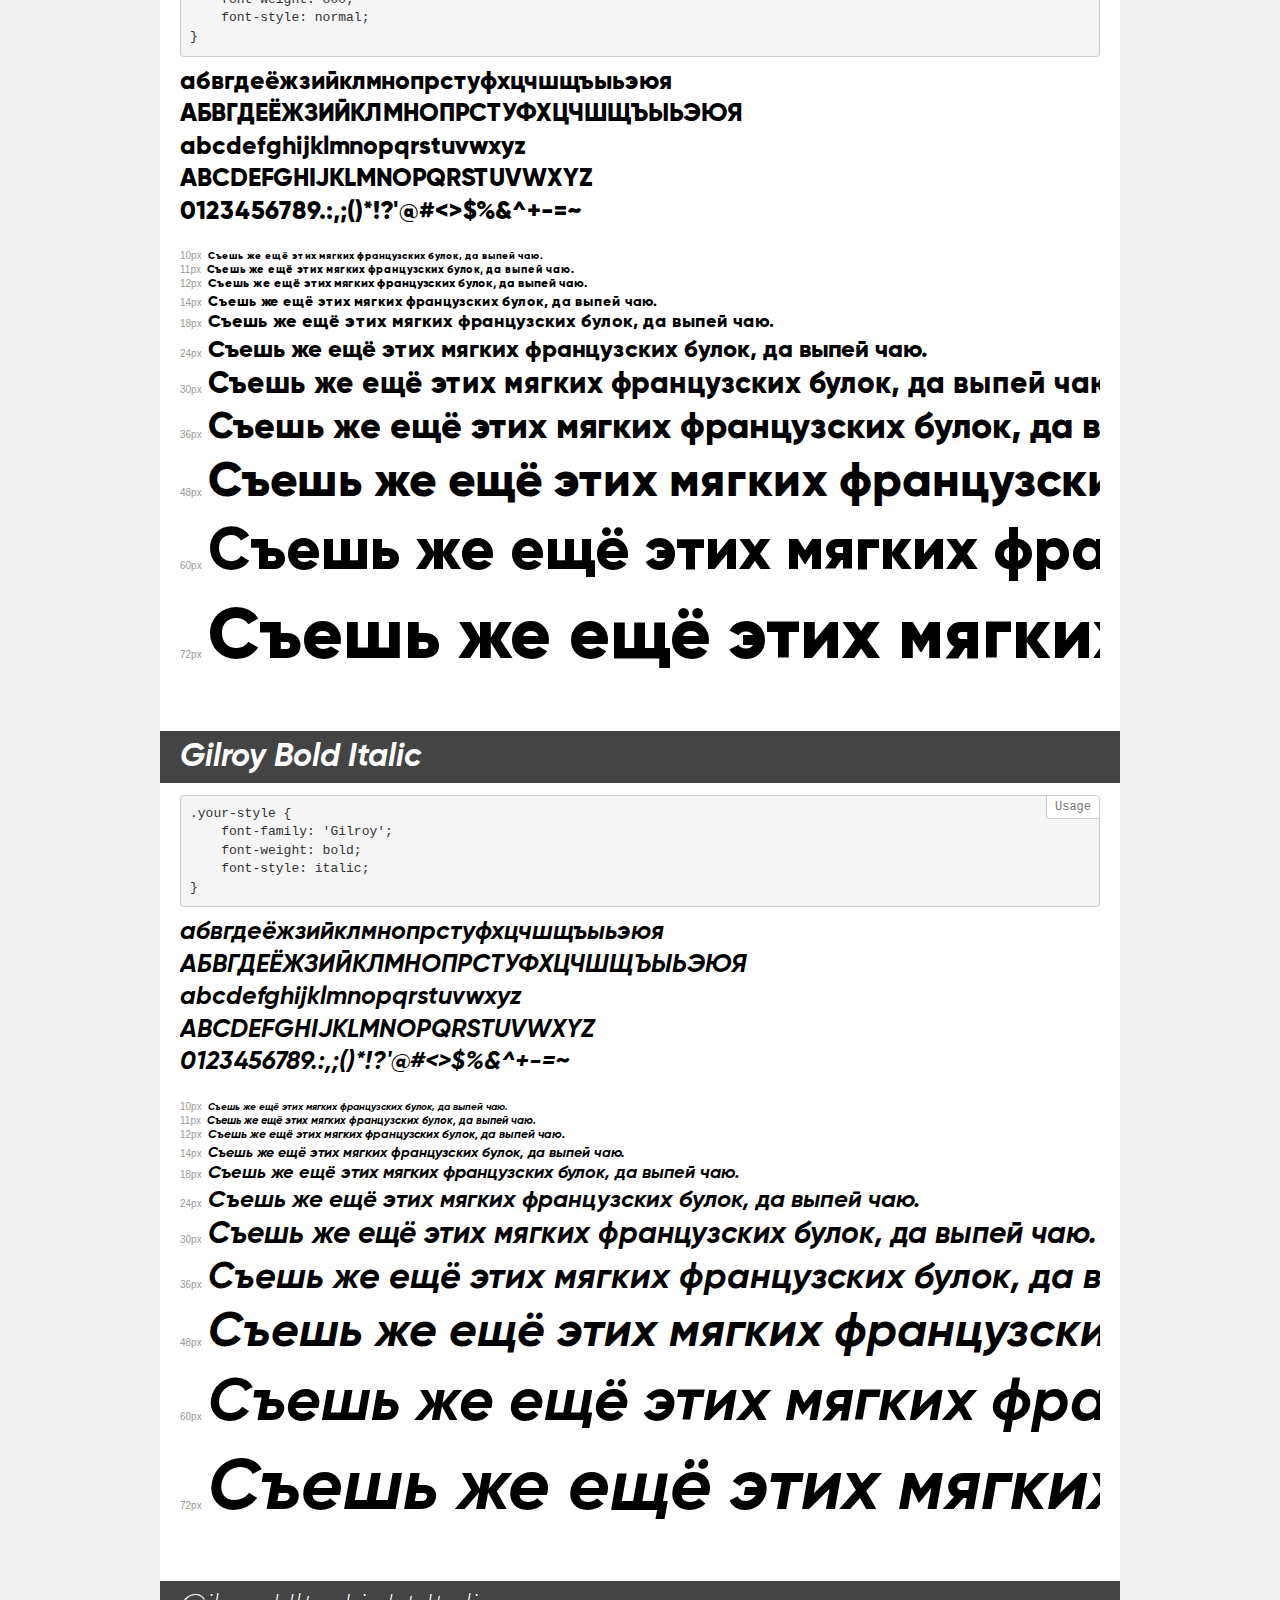
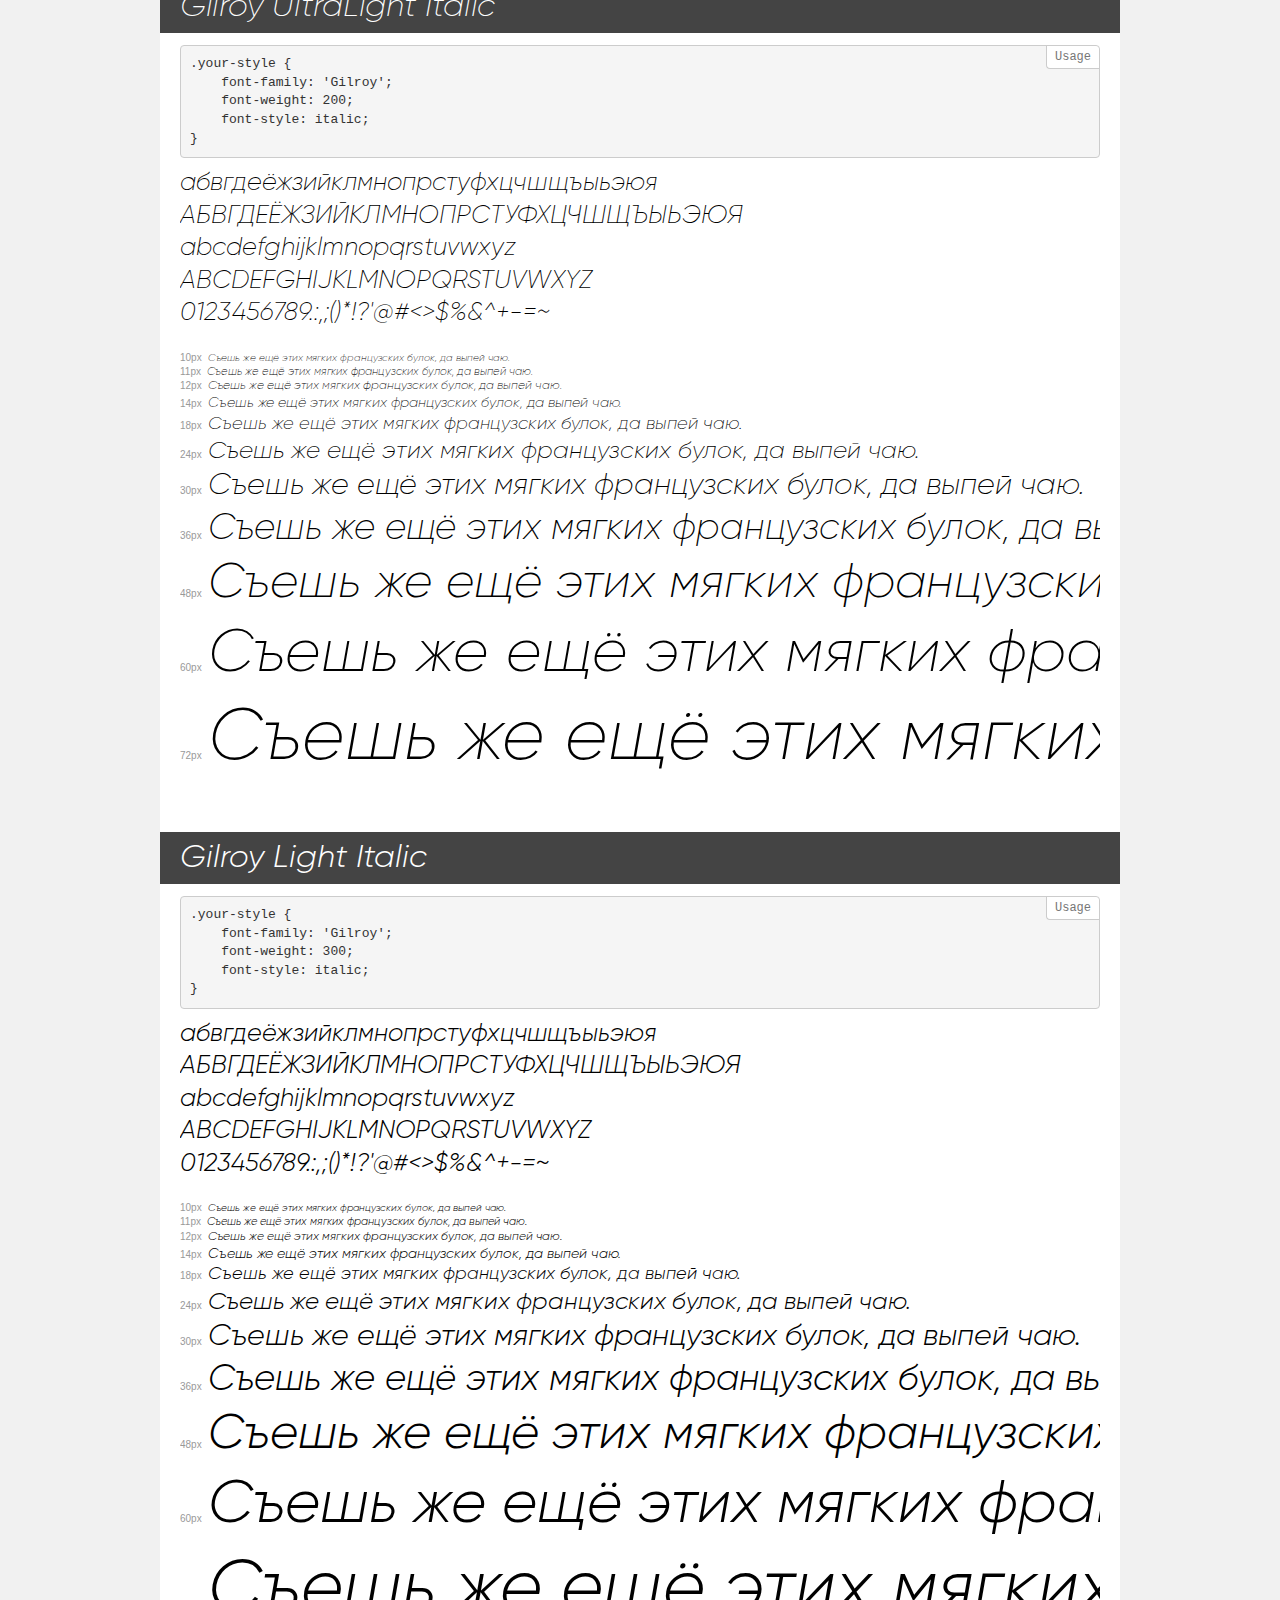
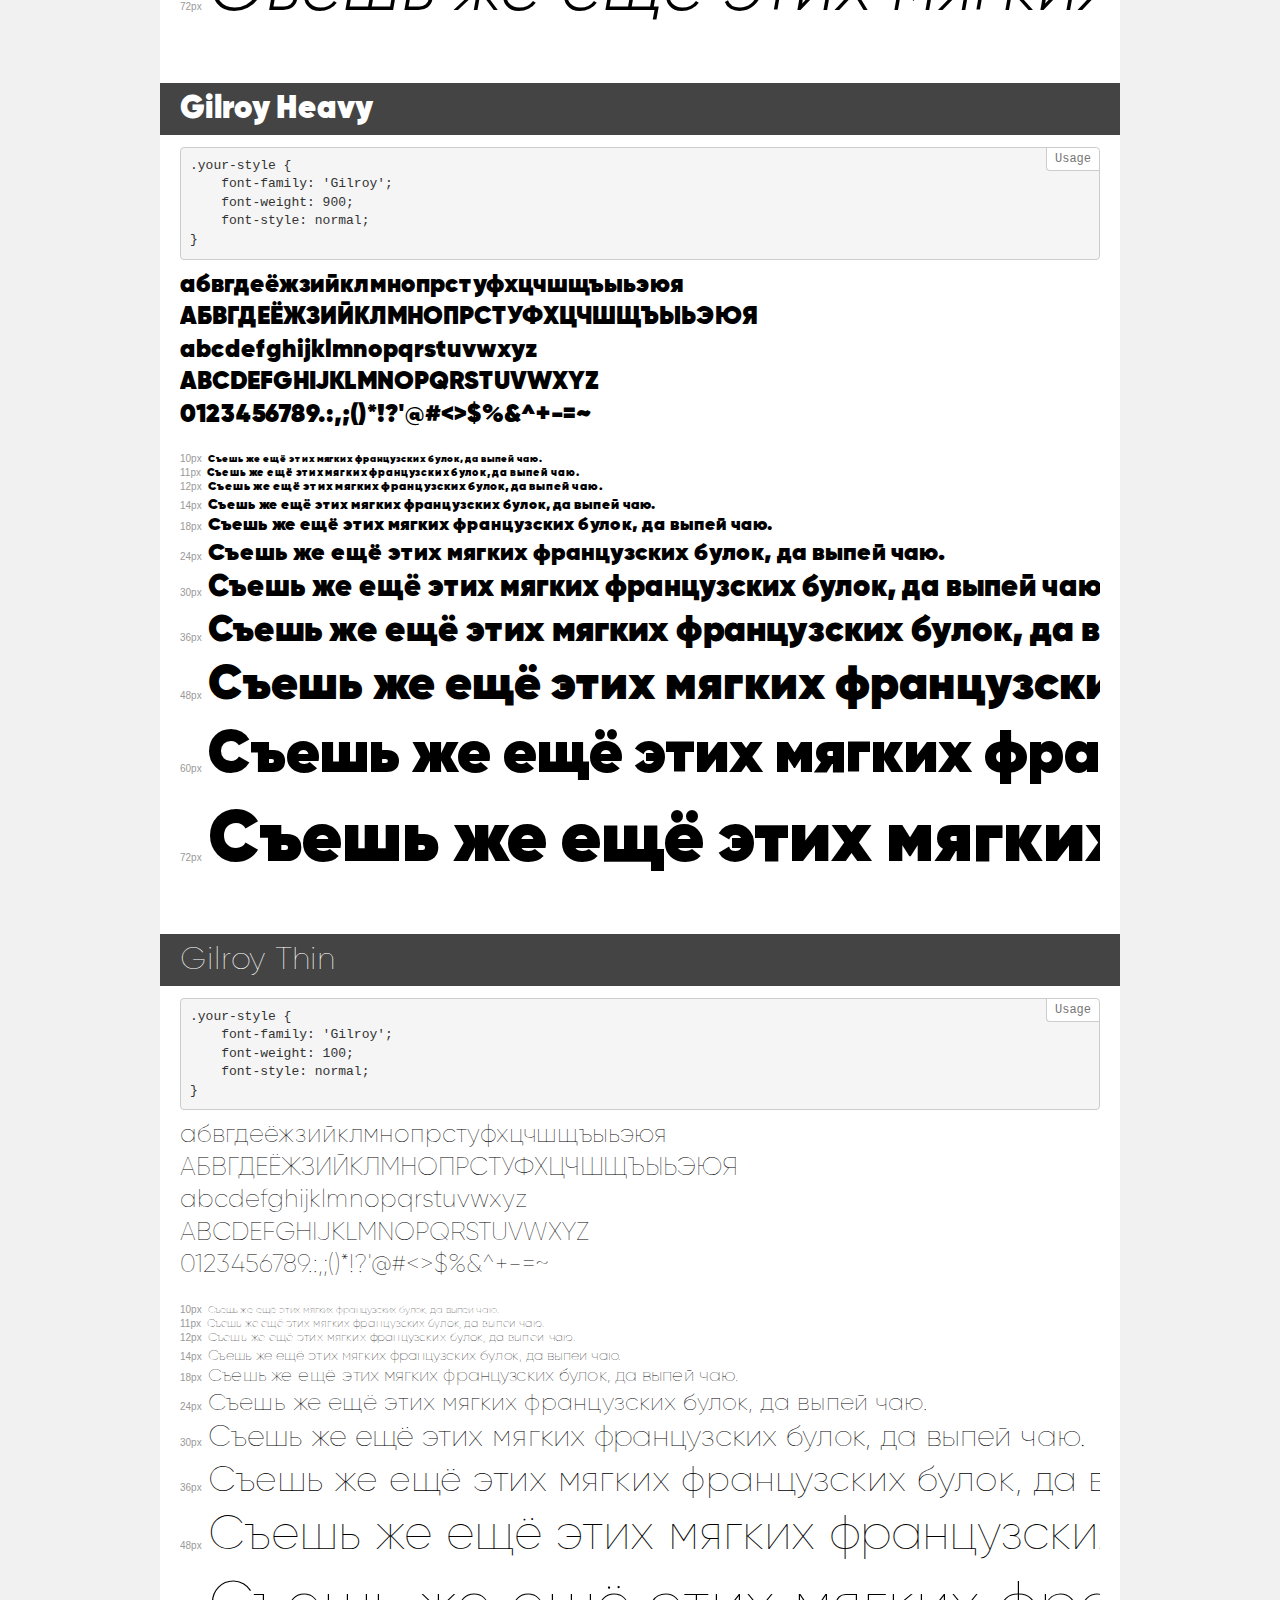
<file: gilroy/demo.html>
<!DOCTYPE html>
<html>
<head>
    <meta charset="utf-8">
    <meta http-equiv="X-UA-Compatible" content="IE=edge">
    <meta name="viewport" content="width=device-width, initial-scale=1">
    <meta name="robots" content="noindex, noarchive">
    <meta name="format-detection" content="telephone=no">
    <title>Transfonter demo</title>
    <link href="stylesheet.css" rel="stylesheet">
    <style>
        /*
        http://meyerweb.com/eric/tools/css/reset/
        v2.0 | 20110126
        License: none (public domain)
        */
        html, body, div, span, applet, object, iframe,
        h1, h2, h3, h4, h5, h6, p, blockquote, pre,
        a, abbr, acronym, address, big, cite, code,
        del, dfn, em, img, ins, kbd, q, s, samp,
        small, strike, strong, sub, sup, tt, var,
        b, u, i, center,
        dl, dt, dd, ol, ul, li,
        fieldset, form, label, legend,
        table, caption, tbody, tfoot, thead, tr, th, td,
        article, aside, canvas, details, embed,
        figure, figcaption, footer, header, hgroup,
        menu, nav, output, ruby, section, summary,
        time, mark, audio, video {
            margin: 0;
            padding: 0;
            border: 0;
            font-size: 100%;
            font: inherit;
            vertical-align: baseline;
        }
        /* HTML5 display-role reset for older browsers */
        article, aside, details, figcaption, figure,
        footer, header, hgroup, menu, nav, section {
            display: block;
        }
        body {
            line-height: 1;
        }
        ol, ul {
            list-style: none;
        }
        blockquote, q {
            quotes: none;
        }
        blockquote:before, blockquote:after,
        q:before, q:after {
            content: '';
            content: none;
        }
        table {
            border-collapse: collapse;
            border-spacing: 0;
        }
        /* common styles */
        body {
            background: #f1f1f1;
            color: #000;
        }
        .page {
            background: #fff;
            width: 920px;
            margin: 0 auto;
            padding: 20px 20px 0 20px;
            overflow: hidden;
        }
        .font-container {
            overflow-x: auto;
            overflow-y: hidden;
            margin-bottom: 40px;
            line-height: 1.3;
            white-space: nowrap;
            padding-bottom: 5px;
        }
        h1 {
            position: relative;
            background: #444;
            font-size: 32px;
            color: #fff;
            padding: 10px 20px;
            margin: 0 -20px 12px -20px;
        }
        .letters {
            font-size: 25px;
            margin-bottom: 20px;
        }
        .s10:before {
            content: '10px';
        }
        .s11:before {
            content: '11px';
        }
        .s12:before {
            content: '12px';
        }
        .s14:before {
            content: '14px';
        }
        .s18:before {
            content: '18px';
        }
        .s24:before {
            content: '24px';
        }
        .s30:before {
            content: '30px';
        }
        .s36:before {
            content: '36px';
        }
        .s48:before {
            content: '48px';
        }
        .s60:before {
            content: '60px';
        }
        .s72:before {
            content: '72px';
        }
        .s10:before, .s11:before, .s12:before, .s14:before,
        .s18:before, .s24:before, .s30:before, .s36:before,
        .s48:before, .s60:before, .s72:before {
            font-family: Arial, sans-serif;
            font-size: 10px;
            font-weight: normal;
            font-style: normal;
            color: #999;
            padding-right: 6px;
        }
        pre {
            display: block;
            position: relative;
            padding: 9px;
            margin: 0 0 10px;
            font-family: Monaco, Menlo, Consolas, "Courier New", monospace !important;
            font-size: 13px;
            line-height: 1.428571429;
            color: #333;
            font-weight: normal !important;
            font-style: normal !important;
            background-color: #f5f5f5;
            border: 1px solid #ccc;
            overflow-x: auto;
            border-radius: 4px;
        }
        pre:after {
            display: block;
            position: absolute;
            right: 0;
            top: 0;
            content: 'Usage';
            line-height: 1;
            padding: 5px 8px;
            font-size: 12px;
            color: #767676;
            background-color: #fff;
            border: 1px solid #ccc;
            border-right: none;
            border-top: none;
            border-radius: 0 4px 0 4px;
            z-index: 10;
        }
        /* responsive */
        @media (max-width: 959px) {
            .page {
                width: auto;
                margin: 0;
            }
        }
    </style>
</head>
<body>
<div class="page">
    <div class="demo" style="font-family: 'Gilroy'; font-weight: normal; font-style: normal;">
        <h1>Gilroy Regular</h1>
        <pre>.your-style {
    font-family: 'Gilroy';
    font-weight: normal;
    font-style: normal;
}</pre>
        <div class="font-container">
            <p class="letters">
                абвгдеёжзийклмнопрстуфхцчшщъыьэюя<br>
АБВГДЕЁЖЗИЙКЛМНОПРСТУФХЦЧШЩЪЫЬЭЮЯ<br>
abcdefghijklmnopqrstuvwxyz<br>
ABCDEFGHIJKLMNOPQRSTUVWXYZ<br>
                0123456789.:,;()*!?'@#<>$%&^+-=~
            </p>
            <p class="s10" style="font-size: 10px;">Съешь же ещё этих мягких французских булок, да выпей чаю.</p>
            <p class="s11" style="font-size: 11px;">Съешь же ещё этих мягких французских булок, да выпей чаю.</p>
            <p class="s12" style="font-size: 12px;">Съешь же ещё этих мягких французских булок, да выпей чаю.</p>
            <p class="s14" style="font-size: 14px;">Съешь же ещё этих мягких французских булок, да выпей чаю.</p>
            <p class="s18" style="font-size: 18px;">Съешь же ещё этих мягких французских булок, да выпей чаю.</p>
            <p class="s24" style="font-size: 24px;">Съешь же ещё этих мягких французских булок, да выпей чаю.</p>
            <p class="s30" style="font-size: 30px;">Съешь же ещё этих мягких французских булок, да выпей чаю.</p>
            <p class="s36" style="font-size: 36px;">Съешь же ещё этих мягких французских булок, да выпей чаю.</p>
            <p class="s48" style="font-size: 48px;">Съешь же ещё этих мягких французских булок, да выпей чаю.</p>
            <p class="s60" style="font-size: 60px;">Съешь же ещё этих мягких французских булок, да выпей чаю.</p>
            <p class="s72" style="font-size: 72px;">Съешь же ещё этих мягких французских булок, да выпей чаю.</p>
        </div>
    </div>
    <div class="demo" style="font-family: 'Gilroy'; font-weight: 800; font-style: italic;">
        <h1>Gilroy Extrabold Italic</h1>
        <pre>.your-style {
    font-family: 'Gilroy';
    font-weight: 800;
    font-style: italic;
}</pre>
        <div class="font-container">
            <p class="letters">
                абвгдеёжзийклмнопрстуфхцчшщъыьэюя<br>
АБВГДЕЁЖЗИЙКЛМНОПРСТУФХЦЧШЩЪЫЬЭЮЯ<br>
abcdefghijklmnopqrstuvwxyz<br>
ABCDEFGHIJKLMNOPQRSTUVWXYZ<br>
                0123456789.:,;()*!?'@#<>$%&^+-=~
            </p>
            <p class="s10" style="font-size: 10px;">Съешь же ещё этих мягких французских булок, да выпей чаю.</p>
            <p class="s11" style="font-size: 11px;">Съешь же ещё этих мягких французских булок, да выпей чаю.</p>
            <p class="s12" style="font-size: 12px;">Съешь же ещё этих мягких французских булок, да выпей чаю.</p>
            <p class="s14" style="font-size: 14px;">Съешь же ещё этих мягких французских булок, да выпей чаю.</p>
            <p class="s18" style="font-size: 18px;">Съешь же ещё этих мягких французских булок, да выпей чаю.</p>
            <p class="s24" style="font-size: 24px;">Съешь же ещё этих мягких французских булок, да выпей чаю.</p>
            <p class="s30" style="font-size: 30px;">Съешь же ещё этих мягких французских булок, да выпей чаю.</p>
            <p class="s36" style="font-size: 36px;">Съешь же ещё этих мягких французских булок, да выпей чаю.</p>
            <p class="s48" style="font-size: 48px;">Съешь же ещё этих мягких французских булок, да выпей чаю.</p>
            <p class="s60" style="font-size: 60px;">Съешь же ещё этих мягких французских булок, да выпей чаю.</p>
            <p class="s72" style="font-size: 72px;">Съешь же ещё этих мягких французских булок, да выпей чаю.</p>
        </div>
    </div>
    <div class="demo" style="font-family: 'Gilroy'; font-weight: bold; font-style: normal;">
        <h1>Gilroy Bold</h1>
        <pre>.your-style {
    font-family: 'Gilroy';
    font-weight: bold;
    font-style: normal;
}</pre>
        <div class="font-container">
            <p class="letters">
                абвгдеёжзийклмнопрстуфхцчшщъыьэюя<br>
АБВГДЕЁЖЗИЙКЛМНОПРСТУФХЦЧШЩЪЫЬЭЮЯ<br>
abcdefghijklmnopqrstuvwxyz<br>
ABCDEFGHIJKLMNOPQRSTUVWXYZ<br>
                0123456789.:,;()*!?'@#<>$%&^+-=~
            </p>
            <p class="s10" style="font-size: 10px;">Съешь же ещё этих мягких французских булок, да выпей чаю.</p>
            <p class="s11" style="font-size: 11px;">Съешь же ещё этих мягких французских булок, да выпей чаю.</p>
            <p class="s12" style="font-size: 12px;">Съешь же ещё этих мягких французских булок, да выпей чаю.</p>
            <p class="s14" style="font-size: 14px;">Съешь же ещё этих мягких французских булок, да выпей чаю.</p>
            <p class="s18" style="font-size: 18px;">Съешь же ещё этих мягких французских булок, да выпей чаю.</p>
            <p class="s24" style="font-size: 24px;">Съешь же ещё этих мягких французских булок, да выпей чаю.</p>
            <p class="s30" style="font-size: 30px;">Съешь же ещё этих мягких французских булок, да выпей чаю.</p>
            <p class="s36" style="font-size: 36px;">Съешь же ещё этих мягких французских булок, да выпей чаю.</p>
            <p class="s48" style="font-size: 48px;">Съешь же ещё этих мягких французских булок, да выпей чаю.</p>
            <p class="s60" style="font-size: 60px;">Съешь же ещё этих мягких французских булок, да выпей чаю.</p>
            <p class="s72" style="font-size: 72px;">Съешь же ещё этих мягких французских булок, да выпей чаю.</p>
        </div>
    </div>
    <div class="demo" style="font-family: 'Gilroy'; font-weight: 900; font-style: normal;">
        <h1>Gilroy Black</h1>
        <pre>.your-style {
    font-family: 'Gilroy';
    font-weight: 900;
    font-style: normal;
}</pre>
        <div class="font-container">
            <p class="letters">
                абвгдеёжзийклмнопрстуфхцчшщъыьэюя<br>
АБВГДЕЁЖЗИЙКЛМНОПРСТУФХЦЧШЩЪЫЬЭЮЯ<br>
abcdefghijklmnopqrstuvwxyz<br>
ABCDEFGHIJKLMNOPQRSTUVWXYZ<br>
                0123456789.:,;()*!?'@#<>$%&^+-=~
            </p>
            <p class="s10" style="font-size: 10px;">Съешь же ещё этих мягких французских булок, да выпей чаю.</p>
            <p class="s11" style="font-size: 11px;">Съешь же ещё этих мягких французских булок, да выпей чаю.</p>
            <p class="s12" style="font-size: 12px;">Съешь же ещё этих мягких французских булок, да выпей чаю.</p>
            <p class="s14" style="font-size: 14px;">Съешь же ещё этих мягких французских булок, да выпей чаю.</p>
            <p class="s18" style="font-size: 18px;">Съешь же ещё этих мягких французских булок, да выпей чаю.</p>
            <p class="s24" style="font-size: 24px;">Съешь же ещё этих мягких французских булок, да выпей чаю.</p>
            <p class="s30" style="font-size: 30px;">Съешь же ещё этих мягких французских булок, да выпей чаю.</p>
            <p class="s36" style="font-size: 36px;">Съешь же ещё этих мягких французских булок, да выпей чаю.</p>
            <p class="s48" style="font-size: 48px;">Съешь же ещё этих мягких французских булок, да выпей чаю.</p>
            <p class="s60" style="font-size: 60px;">Съешь же ещё этих мягких французских булок, да выпей чаю.</p>
            <p class="s72" style="font-size: 72px;">Съешь же ещё этих мягких французских булок, да выпей чаю.</p>
        </div>
    </div>
    <div class="demo" style="font-family: 'Gilroy'; font-weight: 300; font-style: normal;">
        <h1>Gilroy Light</h1>
        <pre>.your-style {
    font-family: 'Gilroy';
    font-weight: 300;
    font-style: normal;
}</pre>
        <div class="font-container">
            <p class="letters">
                абвгдеёжзийклмнопрстуфхцчшщъыьэюя<br>
АБВГДЕЁЖЗИЙКЛМНОПРСТУФХЦЧШЩЪЫЬЭЮЯ<br>
abcdefghijklmnopqrstuvwxyz<br>
ABCDEFGHIJKLMNOPQRSTUVWXYZ<br>
                0123456789.:,;()*!?'@#<>$%&^+-=~
            </p>
            <p class="s10" style="font-size: 10px;">Съешь же ещё этих мягких французских булок, да выпей чаю.</p>
            <p class="s11" style="font-size: 11px;">Съешь же ещё этих мягких французских булок, да выпей чаю.</p>
            <p class="s12" style="font-size: 12px;">Съешь же ещё этих мягких французских булок, да выпей чаю.</p>
            <p class="s14" style="font-size: 14px;">Съешь же ещё этих мягких французских булок, да выпей чаю.</p>
            <p class="s18" style="font-size: 18px;">Съешь же ещё этих мягких французских булок, да выпей чаю.</p>
            <p class="s24" style="font-size: 24px;">Съешь же ещё этих мягких французских булок, да выпей чаю.</p>
            <p class="s30" style="font-size: 30px;">Съешь же ещё этих мягких французских булок, да выпей чаю.</p>
            <p class="s36" style="font-size: 36px;">Съешь же ещё этих мягких французских булок, да выпей чаю.</p>
            <p class="s48" style="font-size: 48px;">Съешь же ещё этих мягких французских булок, да выпей чаю.</p>
            <p class="s60" style="font-size: 60px;">Съешь же ещё этих мягких французских булок, да выпей чаю.</p>
            <p class="s72" style="font-size: 72px;">Съешь же ещё этих мягких французских булок, да выпей чаю.</p>
        </div>
    </div>
    <div class="demo" style="font-family: 'Gilroy'; font-weight: 600; font-style: normal;">
        <h1>Gilroy Semibold</h1>
        <pre>.your-style {
    font-family: 'Gilroy';
    font-weight: 600;
    font-style: normal;
}</pre>
        <div class="font-container">
            <p class="letters">
                абвгдеёжзийклмнопрстуфхцчшщъыьэюя<br>
АБВГДЕЁЖЗИЙКЛМНОПРСТУФХЦЧШЩЪЫЬЭЮЯ<br>
abcdefghijklmnopqrstuvwxyz<br>
ABCDEFGHIJKLMNOPQRSTUVWXYZ<br>
                0123456789.:,;()*!?'@#<>$%&^+-=~
            </p>
            <p class="s10" style="font-size: 10px;">Съешь же ещё этих мягких французских булок, да выпей чаю.</p>
            <p class="s11" style="font-size: 11px;">Съешь же ещё этих мягких французских булок, да выпей чаю.</p>
            <p class="s12" style="font-size: 12px;">Съешь же ещё этих мягких французских булок, да выпей чаю.</p>
            <p class="s14" style="font-size: 14px;">Съешь же ещё этих мягких французских булок, да выпей чаю.</p>
            <p class="s18" style="font-size: 18px;">Съешь же ещё этих мягких французских булок, да выпей чаю.</p>
            <p class="s24" style="font-size: 24px;">Съешь же ещё этих мягких французских булок, да выпей чаю.</p>
            <p class="s30" style="font-size: 30px;">Съешь же ещё этих мягких французских булок, да выпей чаю.</p>
            <p class="s36" style="font-size: 36px;">Съешь же ещё этих мягких французских булок, да выпей чаю.</p>
            <p class="s48" style="font-size: 48px;">Съешь же ещё этих мягких французских булок, да выпей чаю.</p>
            <p class="s60" style="font-size: 60px;">Съешь же ещё этих мягких французских булок, да выпей чаю.</p>
            <p class="s72" style="font-size: 72px;">Съешь же ещё этих мягких французских булок, да выпей чаю.</p>
        </div>
    </div>
    <div class="demo" style="font-family: 'Gilroy'; font-weight: 500; font-style: normal;">
        <h1>Gilroy Medium</h1>
        <pre>.your-style {
    font-family: 'Gilroy';
    font-weight: 500;
    font-style: normal;
}</pre>
        <div class="font-container">
            <p class="letters">
                абвгдеёжзийклмнопрстуфхцчшщъыьэюя<br>
АБВГДЕЁЖЗИЙКЛМНОПРСТУФХЦЧШЩЪЫЬЭЮЯ<br>
abcdefghijklmnopqrstuvwxyz<br>
ABCDEFGHIJKLMNOPQRSTUVWXYZ<br>
                0123456789.:,;()*!?'@#<>$%&^+-=~
            </p>
            <p class="s10" style="font-size: 10px;">Съешь же ещё этих мягких французских булок, да выпей чаю.</p>
            <p class="s11" style="font-size: 11px;">Съешь же ещё этих мягких французских булок, да выпей чаю.</p>
            <p class="s12" style="font-size: 12px;">Съешь же ещё этих мягких французских булок, да выпей чаю.</p>
            <p class="s14" style="font-size: 14px;">Съешь же ещё этих мягких французских булок, да выпей чаю.</p>
            <p class="s18" style="font-size: 18px;">Съешь же ещё этих мягких французских булок, да выпей чаю.</p>
            <p class="s24" style="font-size: 24px;">Съешь же ещё этих мягких французских булок, да выпей чаю.</p>
            <p class="s30" style="font-size: 30px;">Съешь же ещё этих мягких французских булок, да выпей чаю.</p>
            <p class="s36" style="font-size: 36px;">Съешь же ещё этих мягких французских булок, да выпей чаю.</p>
            <p class="s48" style="font-size: 48px;">Съешь же ещё этих мягких французских булок, да выпей чаю.</p>
            <p class="s60" style="font-size: 60px;">Съешь же ещё этих мягких французских булок, да выпей чаю.</p>
            <p class="s72" style="font-size: 72px;">Съешь же ещё этих мягких французских булок, да выпей чаю.</p>
        </div>
    </div>
    <div class="demo" style="font-family: 'Gilroy'; font-weight: 500; font-style: italic;">
        <h1>Gilroy Medium Italic</h1>
        <pre>.your-style {
    font-family: 'Gilroy';
    font-weight: 500;
    font-style: italic;
}</pre>
        <div class="font-container">
            <p class="letters">
                абвгдеёжзийклмнопрстуфхцчшщъыьэюя<br>
АБВГДЕЁЖЗИЙКЛМНОПРСТУФХЦЧШЩЪЫЬЭЮЯ<br>
abcdefghijklmnopqrstuvwxyz<br>
ABCDEFGHIJKLMNOPQRSTUVWXYZ<br>
                0123456789.:,;()*!?'@#<>$%&^+-=~
            </p>
            <p class="s10" style="font-size: 10px;">Съешь же ещё этих мягких французских булок, да выпей чаю.</p>
            <p class="s11" style="font-size: 11px;">Съешь же ещё этих мягких французских булок, да выпей чаю.</p>
            <p class="s12" style="font-size: 12px;">Съешь же ещё этих мягких французских булок, да выпей чаю.</p>
            <p class="s14" style="font-size: 14px;">Съешь же ещё этих мягких французских булок, да выпей чаю.</p>
            <p class="s18" style="font-size: 18px;">Съешь же ещё этих мягких французских булок, да выпей чаю.</p>
            <p class="s24" style="font-size: 24px;">Съешь же ещё этих мягких французских булок, да выпей чаю.</p>
            <p class="s30" style="font-size: 30px;">Съешь же ещё этих мягких французских булок, да выпей чаю.</p>
            <p class="s36" style="font-size: 36px;">Съешь же ещё этих мягких французских булок, да выпей чаю.</p>
            <p class="s48" style="font-size: 48px;">Съешь же ещё этих мягких французских булок, да выпей чаю.</p>
            <p class="s60" style="font-size: 60px;">Съешь же ещё этих мягких французских булок, да выпей чаю.</p>
            <p class="s72" style="font-size: 72px;">Съешь же ещё этих мягких французских булок, да выпей чаю.</p>
        </div>
    </div>
    <div class="demo" style="font-family: 'Gilroy'; font-weight: 900; font-style: italic;">
        <h1>Gilroy Black Italic</h1>
        <pre>.your-style {
    font-family: 'Gilroy';
    font-weight: 900;
    font-style: italic;
}</pre>
        <div class="font-container">
            <p class="letters">
                абвгдеёжзийклмнопрстуфхцчшщъыьэюя<br>
АБВГДЕЁЖЗИЙКЛМНОПРСТУФХЦЧШЩЪЫЬЭЮЯ<br>
abcdefghijklmnopqrstuvwxyz<br>
ABCDEFGHIJKLMNOPQRSTUVWXYZ<br>
                0123456789.:,;()*!?'@#<>$%&^+-=~
            </p>
            <p class="s10" style="font-size: 10px;">Съешь же ещё этих мягких французских булок, да выпей чаю.</p>
            <p class="s11" style="font-size: 11px;">Съешь же ещё этих мягких французских булок, да выпей чаю.</p>
            <p class="s12" style="font-size: 12px;">Съешь же ещё этих мягких французских булок, да выпей чаю.</p>
            <p class="s14" style="font-size: 14px;">Съешь же ещё этих мягких французских булок, да выпей чаю.</p>
            <p class="s18" style="font-size: 18px;">Съешь же ещё этих мягких французских булок, да выпей чаю.</p>
            <p class="s24" style="font-size: 24px;">Съешь же ещё этих мягких французских булок, да выпей чаю.</p>
            <p class="s30" style="font-size: 30px;">Съешь же ещё этих мягких французских булок, да выпей чаю.</p>
            <p class="s36" style="font-size: 36px;">Съешь же ещё этих мягких французских булок, да выпей чаю.</p>
            <p class="s48" style="font-size: 48px;">Съешь же ещё этих мягких французских булок, да выпей чаю.</p>
            <p class="s60" style="font-size: 60px;">Съешь же ещё этих мягких французских булок, да выпей чаю.</p>
            <p class="s72" style="font-size: 72px;">Съешь же ещё этих мягких французских булок, да выпей чаю.</p>
        </div>
    </div>
    <div class="demo" style="font-family: 'Gilroy'; font-weight: 200; font-style: normal;">
        <h1>Gilroy UltraLight</h1>
        <pre>.your-style {
    font-family: 'Gilroy';
    font-weight: 200;
    font-style: normal;
}</pre>
        <div class="font-container">
            <p class="letters">
                абвгдеёжзийклмнопрстуфхцчшщъыьэюя<br>
АБВГДЕЁЖЗИЙКЛМНОПРСТУФХЦЧШЩЪЫЬЭЮЯ<br>
abcdefghijklmnopqrstuvwxyz<br>
ABCDEFGHIJKLMNOPQRSTUVWXYZ<br>
                0123456789.:,;()*!?'@#<>$%&^+-=~
            </p>
            <p class="s10" style="font-size: 10px;">Съешь же ещё этих мягких французских булок, да выпей чаю.</p>
            <p class="s11" style="font-size: 11px;">Съешь же ещё этих мягких французских булок, да выпей чаю.</p>
            <p class="s12" style="font-size: 12px;">Съешь же ещё этих мягких французских булок, да выпей чаю.</p>
            <p class="s14" style="font-size: 14px;">Съешь же ещё этих мягких французских булок, да выпей чаю.</p>
            <p class="s18" style="font-size: 18px;">Съешь же ещё этих мягких французских булок, да выпей чаю.</p>
            <p class="s24" style="font-size: 24px;">Съешь же ещё этих мягких французских булок, да выпей чаю.</p>
            <p class="s30" style="font-size: 30px;">Съешь же ещё этих мягких французских булок, да выпей чаю.</p>
            <p class="s36" style="font-size: 36px;">Съешь же ещё этих мягких французских булок, да выпей чаю.</p>
            <p class="s48" style="font-size: 48px;">Съешь же ещё этих мягких французских булок, да выпей чаю.</p>
            <p class="s60" style="font-size: 60px;">Съешь же ещё этих мягких французских булок, да выпей чаю.</p>
            <p class="s72" style="font-size: 72px;">Съешь же ещё этих мягких французских булок, да выпей чаю.</p>
        </div>
    </div>
    <div class="demo" style="font-family: 'Gilroy'; font-weight: normal; font-style: italic;">
        <h1>Gilroy Regular Italic</h1>
        <pre>.your-style {
    font-family: 'Gilroy';
    font-weight: normal;
    font-style: italic;
}</pre>
        <div class="font-container">
            <p class="letters">
                абвгдеёжзийклмнопрстуфхцчшщъыьэюя<br>
АБВГДЕЁЖЗИЙКЛМНОПРСТУФХЦЧШЩЪЫЬЭЮЯ<br>
abcdefghijklmnopqrstuvwxyz<br>
ABCDEFGHIJKLMNOPQRSTUVWXYZ<br>
                0123456789.:,;()*!?'@#<>$%&^+-=~
            </p>
            <p class="s10" style="font-size: 10px;">Съешь же ещё этих мягких французских булок, да выпей чаю.</p>
            <p class="s11" style="font-size: 11px;">Съешь же ещё этих мягких французских булок, да выпей чаю.</p>
            <p class="s12" style="font-size: 12px;">Съешь же ещё этих мягких французских булок, да выпей чаю.</p>
            <p class="s14" style="font-size: 14px;">Съешь же ещё этих мягких французских булок, да выпей чаю.</p>
            <p class="s18" style="font-size: 18px;">Съешь же ещё этих мягких французских булок, да выпей чаю.</p>
            <p class="s24" style="font-size: 24px;">Съешь же ещё этих мягких французских булок, да выпей чаю.</p>
            <p class="s30" style="font-size: 30px;">Съешь же ещё этих мягких французских булок, да выпей чаю.</p>
            <p class="s36" style="font-size: 36px;">Съешь же ещё этих мягких французских булок, да выпей чаю.</p>
            <p class="s48" style="font-size: 48px;">Съешь же ещё этих мягких французских булок, да выпей чаю.</p>
            <p class="s60" style="font-size: 60px;">Съешь же ещё этих мягких французских булок, да выпей чаю.</p>
            <p class="s72" style="font-size: 72px;">Съешь же ещё этих мягких французских булок, да выпей чаю.</p>
        </div>
    </div>
    <div class="demo" style="font-family: 'Gilroy'; font-weight: 600; font-style: italic;">
        <h1>Gilroy Semibold Italic</h1>
        <pre>.your-style {
    font-family: 'Gilroy';
    font-weight: 600;
    font-style: italic;
}</pre>
        <div class="font-container">
            <p class="letters">
                абвгдеёжзийклмнопрстуфхцчшщъыьэюя<br>
АБВГДЕЁЖЗИЙКЛМНОПРСТУФХЦЧШЩЪЫЬЭЮЯ<br>
abcdefghijklmnopqrstuvwxyz<br>
ABCDEFGHIJKLMNOPQRSTUVWXYZ<br>
                0123456789.:,;()*!?'@#<>$%&^+-=~
            </p>
            <p class="s10" style="font-size: 10px;">Съешь же ещё этих мягких французских булок, да выпей чаю.</p>
            <p class="s11" style="font-size: 11px;">Съешь же ещё этих мягких французских булок, да выпей чаю.</p>
            <p class="s12" style="font-size: 12px;">Съешь же ещё этих мягких французских булок, да выпей чаю.</p>
            <p class="s14" style="font-size: 14px;">Съешь же ещё этих мягких французских булок, да выпей чаю.</p>
            <p class="s18" style="font-size: 18px;">Съешь же ещё этих мягких французских булок, да выпей чаю.</p>
            <p class="s24" style="font-size: 24px;">Съешь же ещё этих мягких французских булок, да выпей чаю.</p>
            <p class="s30" style="font-size: 30px;">Съешь же ещё этих мягких французских булок, да выпей чаю.</p>
            <p class="s36" style="font-size: 36px;">Съешь же ещё этих мягких французских булок, да выпей чаю.</p>
            <p class="s48" style="font-size: 48px;">Съешь же ещё этих мягких французских булок, да выпей чаю.</p>
            <p class="s60" style="font-size: 60px;">Съешь же ещё этих мягких французских булок, да выпей чаю.</p>
            <p class="s72" style="font-size: 72px;">Съешь же ещё этих мягких французских булок, да выпей чаю.</p>
        </div>
    </div>
    <div class="demo" style="font-family: 'Gilroy'; font-weight: 900; font-style: italic;">
        <h1>Gilroy Heavy Italic</h1>
        <pre>.your-style {
    font-family: 'Gilroy';
    font-weight: 900;
    font-style: italic;
}</pre>
        <div class="font-container">
            <p class="letters">
                абвгдеёжзийклмнопрстуфхцчшщъыьэюя<br>
АБВГДЕЁЖЗИЙКЛМНОПРСТУФХЦЧШЩЪЫЬЭЮЯ<br>
abcdefghijklmnopqrstuvwxyz<br>
ABCDEFGHIJKLMNOPQRSTUVWXYZ<br>
                0123456789.:,;()*!?'@#<>$%&^+-=~
            </p>
            <p class="s10" style="font-size: 10px;">Съешь же ещё этих мягких французских булок, да выпей чаю.</p>
            <p class="s11" style="font-size: 11px;">Съешь же ещё этих мягких французских булок, да выпей чаю.</p>
            <p class="s12" style="font-size: 12px;">Съешь же ещё этих мягких французских булок, да выпей чаю.</p>
            <p class="s14" style="font-size: 14px;">Съешь же ещё этих мягких французских булок, да выпей чаю.</p>
            <p class="s18" style="font-size: 18px;">Съешь же ещё этих мягких французских булок, да выпей чаю.</p>
            <p class="s24" style="font-size: 24px;">Съешь же ещё этих мягких французских булок, да выпей чаю.</p>
            <p class="s30" style="font-size: 30px;">Съешь же ещё этих мягких французских булок, да выпей чаю.</p>
            <p class="s36" style="font-size: 36px;">Съешь же ещё этих мягких французских булок, да выпей чаю.</p>
            <p class="s48" style="font-size: 48px;">Съешь же ещё этих мягких французских булок, да выпей чаю.</p>
            <p class="s60" style="font-size: 60px;">Съешь же ещё этих мягких французских булок, да выпей чаю.</p>
            <p class="s72" style="font-size: 72px;">Съешь же ещё этих мягких французских булок, да выпей чаю.</p>
        </div>
    </div>
    <div class="demo" style="font-family: 'Gilroy'; font-weight: 800; font-style: normal;">
        <h1>Gilroy Extrabold</h1>
        <pre>.your-style {
    font-family: 'Gilroy';
    font-weight: 800;
    font-style: normal;
}</pre>
        <div class="font-container">
            <p class="letters">
                абвгдеёжзийклмнопрстуфхцчшщъыьэюя<br>
АБВГДЕЁЖЗИЙКЛМНОПРСТУФХЦЧШЩЪЫЬЭЮЯ<br>
abcdefghijklmnopqrstuvwxyz<br>
ABCDEFGHIJKLMNOPQRSTUVWXYZ<br>
                0123456789.:,;()*!?'@#<>$%&^+-=~
            </p>
            <p class="s10" style="font-size: 10px;">Съешь же ещё этих мягких французских булок, да выпей чаю.</p>
            <p class="s11" style="font-size: 11px;">Съешь же ещё этих мягких французских булок, да выпей чаю.</p>
            <p class="s12" style="font-size: 12px;">Съешь же ещё этих мягких французских булок, да выпей чаю.</p>
            <p class="s14" style="font-size: 14px;">Съешь же ещё этих мягких французских булок, да выпей чаю.</p>
            <p class="s18" style="font-size: 18px;">Съешь же ещё этих мягких французских булок, да выпей чаю.</p>
            <p class="s24" style="font-size: 24px;">Съешь же ещё этих мягких французских булок, да выпей чаю.</p>
            <p class="s30" style="font-size: 30px;">Съешь же ещё этих мягких французских булок, да выпей чаю.</p>
            <p class="s36" style="font-size: 36px;">Съешь же ещё этих мягких французских булок, да выпей чаю.</p>
            <p class="s48" style="font-size: 48px;">Съешь же ещё этих мягких французских булок, да выпей чаю.</p>
            <p class="s60" style="font-size: 60px;">Съешь же ещё этих мягких французских булок, да выпей чаю.</p>
            <p class="s72" style="font-size: 72px;">Съешь же ещё этих мягких французских булок, да выпей чаю.</p>
        </div>
    </div>
    <div class="demo" style="font-family: 'Gilroy'; font-weight: bold; font-style: italic;">
        <h1>Gilroy Bold Italic</h1>
        <pre>.your-style {
    font-family: 'Gilroy';
    font-weight: bold;
    font-style: italic;
}</pre>
        <div class="font-container">
            <p class="letters">
                абвгдеёжзийклмнопрстуфхцчшщъыьэюя<br>
АБВГДЕЁЖЗИЙКЛМНОПРСТУФХЦЧШЩЪЫЬЭЮЯ<br>
abcdefghijklmnopqrstuvwxyz<br>
ABCDEFGHIJKLMNOPQRSTUVWXYZ<br>
                0123456789.:,;()*!?'@#<>$%&^+-=~
            </p>
            <p class="s10" style="font-size: 10px;">Съешь же ещё этих мягких французских булок, да выпей чаю.</p>
            <p class="s11" style="font-size: 11px;">Съешь же ещё этих мягких французских булок, да выпей чаю.</p>
            <p class="s12" style="font-size: 12px;">Съешь же ещё этих мягких французских булок, да выпей чаю.</p>
            <p class="s14" style="font-size: 14px;">Съешь же ещё этих мягких французских булок, да выпей чаю.</p>
            <p class="s18" style="font-size: 18px;">Съешь же ещё этих мягких французских булок, да выпей чаю.</p>
            <p class="s24" style="font-size: 24px;">Съешь же ещё этих мягких французских булок, да выпей чаю.</p>
            <p class="s30" style="font-size: 30px;">Съешь же ещё этих мягких французских булок, да выпей чаю.</p>
            <p class="s36" style="font-size: 36px;">Съешь же ещё этих мягких французских булок, да выпей чаю.</p>
            <p class="s48" style="font-size: 48px;">Съешь же ещё этих мягких французских булок, да выпей чаю.</p>
            <p class="s60" style="font-size: 60px;">Съешь же ещё этих мягких французских булок, да выпей чаю.</p>
            <p class="s72" style="font-size: 72px;">Съешь же ещё этих мягких французских булок, да выпей чаю.</p>
        </div>
    </div>
    <div class="demo" style="font-family: 'Gilroy'; font-weight: 200; font-style: italic;">
        <h1>Gilroy UltraLight Italic</h1>
        <pre>.your-style {
    font-family: 'Gilroy';
    font-weight: 200;
    font-style: italic;
}</pre>
        <div class="font-container">
            <p class="letters">
                абвгдеёжзийклмнопрстуфхцчшщъыьэюя<br>
АБВГДЕЁЖЗИЙКЛМНОПРСТУФХЦЧШЩЪЫЬЭЮЯ<br>
abcdefghijklmnopqrstuvwxyz<br>
ABCDEFGHIJKLMNOPQRSTUVWXYZ<br>
                0123456789.:,;()*!?'@#<>$%&^+-=~
            </p>
            <p class="s10" style="font-size: 10px;">Съешь же ещё этих мягких французских булок, да выпей чаю.</p>
            <p class="s11" style="font-size: 11px;">Съешь же ещё этих мягких французских булок, да выпей чаю.</p>
            <p class="s12" style="font-size: 12px;">Съешь же ещё этих мягких французских булок, да выпей чаю.</p>
            <p class="s14" style="font-size: 14px;">Съешь же ещё этих мягких французских булок, да выпей чаю.</p>
            <p class="s18" style="font-size: 18px;">Съешь же ещё этих мягких французских булок, да выпей чаю.</p>
            <p class="s24" style="font-size: 24px;">Съешь же ещё этих мягких французских булок, да выпей чаю.</p>
            <p class="s30" style="font-size: 30px;">Съешь же ещё этих мягких французских булок, да выпей чаю.</p>
            <p class="s36" style="font-size: 36px;">Съешь же ещё этих мягких французских булок, да выпей чаю.</p>
            <p class="s48" style="font-size: 48px;">Съешь же ещё этих мягких французских булок, да выпей чаю.</p>
            <p class="s60" style="font-size: 60px;">Съешь же ещё этих мягких французских булок, да выпей чаю.</p>
            <p class="s72" style="font-size: 72px;">Съешь же ещё этих мягких французских булок, да выпей чаю.</p>
        </div>
    </div>
    <div class="demo" style="font-family: 'Gilroy'; font-weight: 300; font-style: italic;">
        <h1>Gilroy Light Italic</h1>
        <pre>.your-style {
    font-family: 'Gilroy';
    font-weight: 300;
    font-style: italic;
}</pre>
        <div class="font-container">
            <p class="letters">
                абвгдеёжзийклмнопрстуфхцчшщъыьэюя<br>
АБВГДЕЁЖЗИЙКЛМНОПРСТУФХЦЧШЩЪЫЬЭЮЯ<br>
abcdefghijklmnopqrstuvwxyz<br>
ABCDEFGHIJKLMNOPQRSTUVWXYZ<br>
                0123456789.:,;()*!?'@#<>$%&^+-=~
            </p>
            <p class="s10" style="font-size: 10px;">Съешь же ещё этих мягких французских булок, да выпей чаю.</p>
            <p class="s11" style="font-size: 11px;">Съешь же ещё этих мягких французских булок, да выпей чаю.</p>
            <p class="s12" style="font-size: 12px;">Съешь же ещё этих мягких французских булок, да выпей чаю.</p>
            <p class="s14" style="font-size: 14px;">Съешь же ещё этих мягких французских булок, да выпей чаю.</p>
            <p class="s18" style="font-size: 18px;">Съешь же ещё этих мягких французских булок, да выпей чаю.</p>
            <p class="s24" style="font-size: 24px;">Съешь же ещё этих мягких французских булок, да выпей чаю.</p>
            <p class="s30" style="font-size: 30px;">Съешь же ещё этих мягких французских булок, да выпей чаю.</p>
            <p class="s36" style="font-size: 36px;">Съешь же ещё этих мягких французских булок, да выпей чаю.</p>
            <p class="s48" style="font-size: 48px;">Съешь же ещё этих мягких французских булок, да выпей чаю.</p>
            <p class="s60" style="font-size: 60px;">Съешь же ещё этих мягких французских булок, да выпей чаю.</p>
            <p class="s72" style="font-size: 72px;">Съешь же ещё этих мягких французских булок, да выпей чаю.</p>
        </div>
    </div>
    <div class="demo" style="font-family: 'Gilroy'; font-weight: 900; font-style: normal;">
        <h1>Gilroy Heavy</h1>
        <pre>.your-style {
    font-family: 'Gilroy';
    font-weight: 900;
    font-style: normal;
}</pre>
        <div class="font-container">
            <p class="letters">
                абвгдеёжзийклмнопрстуфхцчшщъыьэюя<br>
АБВГДЕЁЖЗИЙКЛМНОПРСТУФХЦЧШЩЪЫЬЭЮЯ<br>
abcdefghijklmnopqrstuvwxyz<br>
ABCDEFGHIJKLMNOPQRSTUVWXYZ<br>
                0123456789.:,;()*!?'@#<>$%&^+-=~
            </p>
            <p class="s10" style="font-size: 10px;">Съешь же ещё этих мягких французских булок, да выпей чаю.</p>
            <p class="s11" style="font-size: 11px;">Съешь же ещё этих мягких французских булок, да выпей чаю.</p>
            <p class="s12" style="font-size: 12px;">Съешь же ещё этих мягких французских булок, да выпей чаю.</p>
            <p class="s14" style="font-size: 14px;">Съешь же ещё этих мягких французских булок, да выпей чаю.</p>
            <p class="s18" style="font-size: 18px;">Съешь же ещё этих мягких французских булок, да выпей чаю.</p>
            <p class="s24" style="font-size: 24px;">Съешь же ещё этих мягких французских булок, да выпей чаю.</p>
            <p class="s30" style="font-size: 30px;">Съешь же ещё этих мягких французских булок, да выпей чаю.</p>
            <p class="s36" style="font-size: 36px;">Съешь же ещё этих мягких французских булок, да выпей чаю.</p>
            <p class="s48" style="font-size: 48px;">Съешь же ещё этих мягких французских булок, да выпей чаю.</p>
            <p class="s60" style="font-size: 60px;">Съешь же ещё этих мягких французских булок, да выпей чаю.</p>
            <p class="s72" style="font-size: 72px;">Съешь же ещё этих мягких французских булок, да выпей чаю.</p>
        </div>
    </div>
    <div class="demo" style="font-family: 'Gilroy'; font-weight: 100; font-style: normal;">
        <h1>Gilroy Thin</h1>
        <pre>.your-style {
    font-family: 'Gilroy';
    font-weight: 100;
    font-style: normal;
}</pre>
        <div class="font-container">
            <p class="letters">
                абвгдеёжзийклмнопрстуфхцчшщъыьэюя<br>
АБВГДЕЁЖЗИЙКЛМНОПРСТУФХЦЧШЩЪЫЬЭЮЯ<br>
abcdefghijklmnopqrstuvwxyz<br>
ABCDEFGHIJKLMNOPQRSTUVWXYZ<br>
                0123456789.:,;()*!?'@#<>$%&^+-=~
            </p>
            <p class="s10" style="font-size: 10px;">Съешь же ещё этих мягких французских булок, да выпей чаю.</p>
            <p class="s11" style="font-size: 11px;">Съешь же ещё этих мягких французских булок, да выпей чаю.</p>
            <p class="s12" style="font-size: 12px;">Съешь же ещё этих мягких французских булок, да выпей чаю.</p>
            <p class="s14" style="font-size: 14px;">Съешь же ещё этих мягких французских булок, да выпей чаю.</p>
            <p class="s18" style="font-size: 18px;">Съешь же ещё этих мягких французских булок, да выпей чаю.</p>
            <p class="s24" style="font-size: 24px;">Съешь же ещё этих мягких французских булок, да выпей чаю.</p>
            <p class="s30" style="font-size: 30px;">Съешь же ещё этих мягких французских булок, да выпей чаю.</p>
            <p class="s36" style="font-size: 36px;">Съешь же ещё этих мягких французских булок, да выпей чаю.</p>
            <p class="s48" style="font-size: 48px;">Съешь же ещё этих мягких французских булок, да выпей чаю.</p>
            <p class="s60" style="font-size: 60px;">Съешь же ещё этих мягких французских булок, да выпей чаю.</p>
            <p class="s72" style="font-size: 72px;">Съешь же ещё этих мягких французских булок, да выпей чаю.</p>
        </div>
    </div>
    <div class="demo" style="font-family: 'Gilroy'; font-weight: 100; font-style: italic;">
        <h1>Gilroy Thin Italic</h1>
        <pre>.your-style {
    font-family: 'Gilroy';
    font-weight: 100;
    font-style: italic;
}</pre>
        <div class="font-container">
            <p class="letters">
                абвгдеёжзийклмнопрстуфхцчшщъыьэюя<br>
АБВГДЕЁЖЗИЙКЛМНОПРСТУФХЦЧШЩЪЫЬЭЮЯ<br>
abcdefghijklmnopqrstuvwxyz<br>
ABCDEFGHIJKLMNOPQRSTUVWXYZ<br>
                0123456789.:,;()*!?'@#<>$%&^+-=~
            </p>
            <p class="s10" style="font-size: 10px;">Съешь же ещё этих мягких французских булок, да выпей чаю.</p>
            <p class="s11" style="font-size: 11px;">Съешь же ещё этих мягких французских булок, да выпей чаю.</p>
            <p class="s12" style="font-size: 12px;">Съешь же ещё этих мягких французских булок, да выпей чаю.</p>
            <p class="s14" style="font-size: 14px;">Съешь же ещё этих мягких французских булок, да выпей чаю.</p>
            <p class="s18" style="font-size: 18px;">Съешь же ещё этих мягких французских булок, да выпей чаю.</p>
            <p class="s24" style="font-size: 24px;">Съешь же ещё этих мягких французских булок, да выпей чаю.</p>
            <p class="s30" style="font-size: 30px;">Съешь же ещё этих мягких французских булок, да выпей чаю.</p>
            <p class="s36" style="font-size: 36px;">Съешь же ещё этих мягких французских булок, да выпей чаю.</p>
            <p class="s48" style="font-size: 48px;">Съешь же ещё этих мягких французских булок, да выпей чаю.</p>
            <p class="s60" style="font-size: 60px;">Съешь же ещё этих мягких французских булок, да выпей чаю.</p>
            <p class="s72" style="font-size: 72px;">Съешь же ещё этих мягких французских булок, да выпей чаю.</p>
        </div>
    </div>
</div>
</body>
</html>
</file>
<file: style.css>
@font-face {
  font-family: "gilroy-bold";
  src: url("./gilroy/Gilroy-Bold.ttf") format("truetype");
}

@font-face {
  font-family: "gilroy-normal";
  src: url("./gilroy/Gilroy-Medium.ttf") format("truetype");
}

@font-face {
  font-family: "Gilroy-Light";
  src: url("./gilroy/Gilroy-Light.ttf") format("truetype");
}

@font-face {
  font-family: "Gilroy-UltraLight";
  src: url("./gilroy/Gilroy-UltraLight.ttf") format("truetype");
}

@font-face {
  font-family: "Gilroy-Regular";
  src: url("./gilroy/Gilroy-Regular.ttf") format("truetype");
}

* {
  margin: 0;
  padding: 0;
  -webkit-box-sizing: border-box;
          box-sizing: border-box;
  text-decoration: none;
  list-style: none;
  font-family: "gilroy-normal";
}

p {
  font-family: "Gilroy-UltraLight";
  font-style: normal !important;
  font-weight: bold !important;
  font-size: 16px !important;
  line-height: 24px !important;
}

@media (max-width: 576px) {
  p {
    font-size: 12px !important;
    line-height: 16px !important;
  }
}

h1,
h2,
h3,
h4,
h5 {
  font-family: "gilroy-bold";
}

@media (max-width: 400px) {
  h1,
  h2,
  h3,
  h4,
  h5 {
    font-size: 18px !important;
    line-height: 24px !important;
  }
}

@media (max-width: 400px) {
  h4, h5, h6 {
    font-size: 14px !important;
  }
}

@media (max-width: 400px) {
  i {
    font-size: 26px !important;
  }
}

html {
  scroll-behavior: smooth;
}

.none {
  display: none;
}

.nonne {
  display: none !important;
}

.d-flex {
  display: -webkit-box;
  display: -ms-flexbox;
  display: flex;
  -webkit-box-align: center;
      -ms-flex-align: center;
          align-items: center;
  -ms-flex-wrap: wrap;
      flex-wrap: wrap;
}

.d-flex-C {
  display: -webkit-box;
  display: -ms-flexbox;
  display: flex;
  -webkit-box-pack: center;
      -ms-flex-pack: center;
          justify-content: center;
  -webkit-box-align: center;
      -ms-flex-align: center;
          align-items: center;
  -ms-flex-wrap: wrap;
      flex-wrap: wrap;
}

.d-flex-SPB {
  display: -webkit-box;
  display: -ms-flexbox;
  display: flex;
  -webkit-box-pack: justify;
      -ms-flex-pack: justify;
          justify-content: space-between;
  -webkit-box-align: center;
      -ms-flex-align: center;
          align-items: center;
  -ms-flex-wrap: wrap;
      flex-wrap: wrap;
}

.d-flex-SPA {
  display: -webkit-box;
  display: -ms-flexbox;
  display: flex;
  -ms-flex-pack: distribute;
      justify-content: space-around;
  -webkit-box-align: center;
      -ms-flex-align: center;
          align-items: center;
  -ms-flex-wrap: wrap;
      flex-wrap: wrap;
}

.d-flex-SPE {
  display: -webkit-box;
  display: -ms-flexbox;
  display: flex;
  -webkit-box-pack: space-evenly;
      -ms-flex-pack: space-evenly;
          justify-content: space-evenly;
  -webkit-box-align: center;
      -ms-flex-align: center;
          align-items: center;
  -ms-flex-wrap: wrap;
      flex-wrap: wrap;
}

.container {
  width: 85%;
  margin: auto;
  position: relative;
}

@media (max-width: 576px) {
  .container {
    width: 90%;
    margin: auto;
  }
}

@media (max-width: 576px) {
  .container .mediaIkon {
    display: block;
    position: absolute;
    right: 29px;
    top: 23px;
  }
}

#hedrpage {
  width: 100%;
  height: 100%;
  background: url("./imgs/bgr1.png");
  background-repeat: no-repeat;
  background-size: 1050px;
  background-position: right;
  background-color: #0E93FF;
  position: relative;
}

@media (max-width: 1300px) {
  #hedrpage {
    background-size: 1100px;
  }
}

@media (max-width: 1260px) {
  #hedrpage {
    background-size: 900px;
  }
}

@media (min-width: 900px) and (max-width: 1140px) {
  #hedrpage {
    background-size: 800px;
  }
}

@media (min-width: 900px) and (max-width: 1040px) {
  #hedrpage {
    background-size: 700px;
  }
}

@media (max-width: 950px) {
  #hedrpage {
    background-image: url("./imgs/mediumbg.png");
    background-size: 600px;
    background-position: center 150px;
  }
}

@media (max-width: 576px) {
  #hedrpage {
    background-image: url("./imgs/mediumbg.png");
    background-size: 400px;
    background-position: center 120px;
  }
}

#hedrpage .navbar {
  width: 100%;
  background-color: #0E93FF;
  -webkit-box-shadow: 0px 6px 20px #074476 143, 143, 143, 0.75;
          box-shadow: 0px 6px 20px #074476 143, 143, 143, 0.75;
  border-bottom: 1px solid #093f6b 130, 130, 130;
  padding-top: 20px;
}

#hedrpage .navbar .logo {
  width: 20%;
  height: 76px;
  background: url("./imgs/Logoblue.png") no-repeat left;
  background-size: 60px;
}

@media (max-width: 576px) {
  #hedrpage .navbar .logo {
    -webkit-transform: translate(30px, 0px);
            transform: translate(30px, 0px);
  }
}

#hedrpage .navbar ul {
  width: 45%;
}

@media (min-width: 806px) and (max-width: 1100px) {
  #hedrpage .navbar ul {
    width: 60%;
  }
}

@media (max-width: 806px) {
  #hedrpage .navbar ul {
    width: 78%;
  }
}

@media (max-width: 576px) {
  #hedrpage .navbar ul {
    margin: 0px 0px 0px 12%;
    -webkit-box-orient: vertical;
    -webkit-box-direction: normal;
        -ms-flex-direction: column;
            flex-direction: column;
    display: none;
  }
}

#hedrpage .navbar ul .dropikon {
  position: relative;
  width: 45px;
  height: 20px;
  padding-left: 10px;
  border-left: 1px solid white;
  z-index: 1000;
}

#hedrpage .navbar ul .dropikon i {
  font-size: 25px;
}

#hedrpage .navbar ul .dropikon #select {
  width: 100%;
  height: 120px;
  background-color: white;
  -webkit-transform: translate(-10px, 20px);
          transform: translate(-10px, 20px);
  position: absolute;
  display: -webkit-box;
  display: -ms-flexbox;
  display: flex;
  -webkit-box-orient: vertical;
  -webkit-box-direction: normal;
      -ms-flex-direction: column;
          flex-direction: column;
  -webkit-box-shadow: 0px 0px 23px rgba(232, 232, 232, 0.75);
          box-shadow: 0px 0px 23px rgba(232, 232, 232, 0.75);
}

#hedrpage .navbar ul .dropikon #select a {
  color: blue;
  margin: 9px auto;
  font-style: normal;
  font-family: "gilroy-bold";
}

#hedrpage .navbar ul .dropikon #select hr {
  width: 60%;
  margin: auto;
  opacity: 0.5;
}

#hedrpage .navbar ul li {
  display: -webkit-box;
  display: -ms-flexbox;
  display: flex;
  -webkit-box-align: center;
      -ms-flex-align: center;
          align-items: center;
}

@media (max-width: 576px) {
  #hedrpage .navbar ul li {
    margin: 15px 0px;
  }
}

#hedrpage .navbar ul li a {
  color: white;
  font-family: "gilroy-normal";
}

#hedrpage .navbar ul li i {
  font-size: 20px;
}

#hedrpage #navUl {
  width: 80%;
  text-align: center;
  background-color: white;
  position: absolute;
  left: 10.5%;
  z-index: 10000;
  -webkit-box-shadow: 0px 0px 23px rgba(196, 196, 196, 0.75);
          box-shadow: 0px 0px 23px rgba(196, 196, 196, 0.75);
}

@media (min-width: 577px) and (max-width: 1800px) {
  #hedrpage #navUl {
    display: none;
  }
}

#hedrpage #navUl ul {
  padding: 50px 50px 15px 50px;
}

#hedrpage #navUl li {
  margin: 20px;
}

#hedrpage #navUl li a {
  color: #0E93FF;
  font-size: 25px;
}

#hedrpage #navUl li i {
  color: #0E93FF !important;
  font-size: 30px;
}

#hedrpage #lengs {
  width: 100%;
  height: 40px;
  display: -webkit-box;
  display: -ms-flexbox;
  display: flex;
  -webkit-box-pack: space-evenly;
      -ms-flex-pack: space-evenly;
          justify-content: space-evenly;
  -webkit-box-align: center;
      -ms-flex-align: center;
          align-items: center;
  background-color: white;
  border-top: 1px solid rgba(184, 184, 184, 0.241);
  border-bottom: 1px solid rgba(184, 184, 184, 0.241);
}

#hedrpage #lengs .lengs-box {
  padding-left: 25px;
}

#hedrpage #lengs .lengs-box h4 {
  color: #0E93FF;
}

#hedrpage #lengs .lengs-box:nth-child(3) {
  border-left: 1px solid rgba(184, 184, 184, 0.241);
}

#hedrpage #lengs .lengs-box:nth-child(2) {
  border-left: 1px solid rgba(184, 184, 184, 0.241);
}

#hedrpage #hedr {
  width: 100%;
  color: white;
  margin: 150px auto 30px auto;
}

#hedrpage #hedr .container .hedr-box {
  width: 100%;
}

#hedrpage #hedr .container .hedr-box h2 {
  width: 45%;
  text-align: left;
  font-style: normal;
  font-family: "gilroy-bold";
  font-weight: 800;
  font-size: 58px;
  line-height: 50px;
}

@media (max-width: 900px) {
  #hedrpage #hedr .container .hedr-box h2 .tab {
    display: none;
  }
}

@media (max-width: 576px) {
  #hedrpage #hedr .container .hedr-box h2 .tab {
    display: block;
  }
}

@media (min-width: 576px) and (max-width: 950px) {
  #hedrpage #hedr .container .hedr-box h2 {
    width: 100%;
    text-align: center;
    font-size: 45px;
  }
}

@media (max-width: 576px) {
  #hedrpage #hedr .container .hedr-box h2 {
    width: 60%;
    margin: auto;
    text-align: center;
    font-size: 30px;
    font-weight: 500;
    line-height: 35px;
  }
}

#hedrpage #hedr .container .hedr-box p {
  width: 100%;
  text-align: left;
  font-family: "Gilroy-UltraLight";
  font-style: normal;
  font-weight: 500;
  font-size: 16px;
  margin-top: 25px;
}

@media (min-width: 576px) and (max-width: 950px) {
  #hedrpage #hedr .container .hedr-box p {
    text-align: center;
  }
}

@media (max-width: 576px) {
  #hedrpage #hedr .container .hedr-box p {
    text-align: center;
    font-size: 14px;
    line-height: 18px;
  }
}

#hedrpage #hedr .container .hedr-box button {
  width: 25%;
  height: 45px;
  border-radius: 25px;
  text-align: center;
  margin-top: 25px;
  color: #0E93FF;
  border: none;
}

@media (min-width: 576px) and (max-width: 900px) {
  #hedrpage #hedr .container .hedr-box button {
    width: 45%;
    margin: auto;
    text-align: center;
    margin-top: 25px;
  }
}

@media (max-width: 576px) {
  #hedrpage #hedr .container .hedr-box button {
    width: 50%;
    height: 38px;
  }
}

@media (min-width: 576px) and (max-width: 900px) {
  #hedrpage #hedr .container .hedr-box {
    text-align: center;
  }
}

@media (max-width: 576px) {
  #hedrpage #hedr .container .hedr-box {
    text-align: center;
  }
}

@media (min-width: 576px) and (max-width: 950px) {
  #hedrpage #hedr {
    -webkit-transform: translate(0px, 400px);
            transform: translate(0px, 400px);
    margin: 200px auto;
    color: blue;
  }
}

@media (max-width: 576px) {
  #hedrpage #hedr {
    -webkit-transform: translate(0px, 260px);
            transform: translate(0px, 260px);
  }
}

#hedrpage .ikon {
  width: 100%;
  text-align: center;
  -webkit-transform: translate(0px, 255px);
          transform: translate(0px, 255px);
}

@media (min-width: 576px) and (max-width: 900px) {
  #hedrpage .ikon {
    -webkit-transform: translate(0px, 260px);
            transform: translate(0px, 260px);
  }
}

@media (max-width: 576px) {
  #hedrpage .ikon {
    -webkit-transform: translate(0px, 260px);
            transform: translate(0px, 260px);
  }
}

#hedrpage .ikon i {
  font-size: 40px;
}

#hedrpage .right {
  width: 50px;
  height: 99%;
  position: absolute;
  top: 1%;
  right: 0px;
}

#hedrpage .right img {
  display: none;
  width: 100%;
  height: 100%;
}

#hedrpage .right img:nth-child(1) {
  display: block;
}

#hedrpage .right i {
  font-size: 35px;
  z-index: 1;
  position: absolute;
  top: 41%;
  left: -12px;
}

@media (max-width: 900px) {
  #hedrpage .right {
    display: none;
  }
}

#hedrpage .left {
  width: 50px;
  height: 99%;
  position: absolute;
  top: 1%;
  left: 0px;
}

#hedrpage .left img {
  display: none;
  width: 100%;
  height: 100%;
}

#hedrpage .left img:nth-child(1) {
  display: block;
}

#hedrpage .left i {
  font-size: 35px;
  z-index: 1;
  position: absolute;
  top: 41%;
  right: -12px;
}

@media (max-width: 900px) {
  #hedrpage .left {
    display: none;
  }
}

#hedrpage .bottom {
  width: 100%;
  height: 50px;
  position: absolute;
  bottom: -15px;
}

@media (max-width: 576px) {
  #hedrpage .bottom {
    height: 40px;
    bottom: -10px;
  }
}

#hedrpage .bottom img {
  width: 88%;
  -webkit-transform: translate(12%, 0px);
          transform: translate(12%, 0px);
  height: 100%;
}

@media (max-width: 576px) {
  #hedrpage .bottom img {
    left: 20px;
  }
}

#one-container {
  width: 100%;
  height: 100%;
  background: rgba(14, 147, 255, 0.1);
  position: relative;
}

#one-container .bgclr {
  width: 100%;
  height: 100%;
  position: absolute;
  top: 0;
  background: url("./imgs/container3=2.png") no-repeat center;
  background-size: cover;
}

@media (max-width: 750px) {
  #one-container .bgclr {
    background: url("./imgs/contaner3mini.png") no-repeat center;
    background-size: cover;
  }
}

#one-container .container .rowBox {
  width: 100%;
  display: -webkit-box;
  display: -ms-flexbox;
  display: flex;
  -webkit-box-pack: justify;
      -ms-flex-pack: justify;
          justify-content: space-between;
  -webkit-box-align: center;
      -ms-flex-align: center;
          align-items: center;
  -ms-flex-wrap: wrap;
      flex-wrap: wrap;
}

@media (max-width: 750px) {
  #one-container .container .rowBox {
    -ms-flex-wrap: wrap-reverse;
        flex-wrap: wrap-reverse;
  }
}

#one-container .container .rowBox .box:nth-child(1) {
  width: 50%;
}

@media (min-width: 750px) and (max-width: 900px) {
  #one-container .container .rowBox .box:nth-child(1) {
    width: 54%;
    margin: 30px auto;
  }
}

@media (max-width: 750px) {
  #one-container .container .rowBox .box:nth-child(1) {
    width: 100%;
    margin-top: 30px;
    text-align: center;
  }
}

#one-container .container .rowBox .box:nth-child(1) h2 {
  width: 90%;
  font-style: normal;
  font-weight: 600;
  font-size: 56px;
  line-height: 54px;
  color: #0E93FF;
}

@media (min-width: 576px) and (max-width: 900px) {
  #one-container .container .rowBox .box:nth-child(1) h2 {
    width: 100%;
    font-weight: 500;
    font-size: 27px;
    line-height: 10px;
  }
}

@media (max-width: 576px) {
  #one-container .container .rowBox .box:nth-child(1) h2 {
    width: 100%;
    font-weight: 500;
    font-size: 27px;
    line-height: 10px;
  }
}

#one-container .container .rowBox .box:nth-child(1) p {
  width: 98%;
  font-style: normal;
  font-weight: normal;
  font-size: 18px;
  line-height: 24px;
  color: #6B6B6B;
}

@media (min-width: 900px) and (max-width: 1100px) {
  #one-container .container .rowBox .box:nth-child(1) p {
    font-size: 16px;
    line-height: 20px;
  }
}

@media (min-width: 576px) {
  #one-container .container .rowBox .box:nth-child(1) p {
    font-size: 10px;
    line-height: 16px;
  }
}

#one-container .container .rowBox .box:nth-child(2) {
  width: 45%;
}

@media (min-width: 750px) and (max-width: 900px) {
  #one-container .container .rowBox .box:nth-child(2) {
    width: 43%;
    height: 100%;
  }
}

@media (max-width: 750px) {
  #one-container .container .rowBox .box:nth-child(2) {
    width: 95%;
    margin: auto;
  }
}

#one-container .container .rowBox .box:nth-child(2) img {
  width: 100%;
  height: 100%;
}

#one-container .container .rowBox2 {
  width: 100%;
  display: -webkit-box;
  display: -ms-flexbox;
  display: flex;
  -webkit-box-pack: justify;
      -ms-flex-pack: justify;
          justify-content: space-between;
  -webkit-box-align: center;
      -ms-flex-align: center;
          align-items: center;
  -ms-flex-wrap: wrap;
      flex-wrap: wrap;
}

#one-container .container .rowBox2 .box:nth-child(2) {
  width: 45%;
}

@media (min-width: 750px) and (max-width: 900px) {
  #one-container .container .rowBox2 .box:nth-child(2) {
    width: 45%;
    margin: 30px auto;
  }
}

@media (max-width: 750px) {
  #one-container .container .rowBox2 .box:nth-child(2) {
    width: 100%;
    margin: 30px auto;
    text-align: center;
  }
}

#one-container .container .rowBox2 .box:nth-child(2) h2 {
  width: 90%;
  font-style: normal;
  font-weight: 600;
  font-size: 56px;
  line-height: 54px;
  color: #0E93FF;
}

@media (min-width: 576px) and (max-width: 900px) {
  #one-container .container .rowBox2 .box:nth-child(2) h2 {
    width: 100%;
    font-weight: 500;
    font-size: 28px;
    line-height: 10px;
  }
}

@media (max-width: 576px) {
  #one-container .container .rowBox2 .box:nth-child(2) h2 {
    width: 100%;
    font-weight: 500;
    font-size: 27px;
    line-height: 10px;
  }
}

#one-container .container .rowBox2 .box:nth-child(2) p {
  width: 98%;
  font-style: normal;
  font-weight: normal;
  font-size: 18px;
  line-height: 24px;
  color: #6B6B6B;
}

@media (min-width: 900px) and (max-width: 1100px) {
  #one-container .container .rowBox2 .box:nth-child(2) p {
    font-size: 16px;
    line-height: 20px;
  }
}

@media (min-width: 750px) and (max-width: 900px) {
  #one-container .container .rowBox2 .box:nth-child(2) p {
    font-size: 15px;
    line-height: 17px;
  }
}

#one-container .container .rowBox2 .box:nth-child(1) {
  width: 45%;
  height: 100%;
}

@media (min-width: 750) and (max-width: 900px) {
  #one-container .container .rowBox2 .box:nth-child(1) {
    width: 45%;
    height: 100%;
  }
}

@media (max-width: 750px) {
  #one-container .container .rowBox2 .box:nth-child(1) {
    width: 90%;
    height: 100%;
    margin: auto;
  }
}

#one-container .container .rowBox2 .box:nth-child(1) img {
  width: 100%;
  height: 100%;
}

#one-container .container .rowBox3 {
  width: 100%;
  display: -webkit-box;
  display: -ms-flexbox;
  display: flex;
  -webkit-box-pack: justify;
      -ms-flex-pack: justify;
          justify-content: space-between;
  -webkit-box-align: center;
      -ms-flex-align: center;
          align-items: center;
  -ms-flex-wrap: wrap;
      flex-wrap: wrap;
}

#one-container .container .rowBox3 .box:nth-child(1) {
  width: 40%;
}

@media (max-width: 750px) {
  #one-container .container .rowBox3 .box:nth-child(1) {
    text-align: center;
    width: 100%;
    margin-bottom: 20px;
  }
}

#one-container .container .rowBox3 .box:nth-child(1) h3 {
  font-style: normal;
  font-weight: 600;
  font-size: 50px;
}

@media (max-width: 1290px) {
  #one-container .container .rowBox3 .box:nth-child(1) h3 {
    font-size: 40px;
  }
}

@media (max-width: 1050px) {
  #one-container .container .rowBox3 .box:nth-child(1) h3 {
    font-size: 27px;
  }
}

@media (max-width: 750px) {
  #one-container .container .rowBox3 .box:nth-child(1) h3 {
    font-size: 30px;
  }
}

#one-container .container .rowBox3 .box:nth-child(2) {
  width: 55%;
  display: -webkit-box;
  display: -ms-flexbox;
  display: flex;
  -webkit-box-pack: justify;
      -ms-flex-pack: justify;
          justify-content: space-between;
  -webkit-box-align: center;
      -ms-flex-align: center;
          align-items: center;
  -ms-flex-wrap: wrap;
      flex-wrap: wrap;
}

@media (max-width: 750px) {
  #one-container .container .rowBox3 .box:nth-child(2) {
    width: 100%;
  }
}

#one-container .container .rowBox3 .box:nth-child(2) .imgbox {
  width: 12%;
  height: 6.5vh;
  background-color: #F8F8F8;
  border-radius: 10px;
  display: -webkit-box;
  display: -ms-flexbox;
  display: flex;
  -webkit-box-pack: center;
      -ms-flex-pack: center;
          justify-content: center;
  -webkit-box-align: center;
      -ms-flex-align: center;
          align-items: center;
}

@media (min-width: 750px) and (max-width: 1200px) {
  #one-container .container .rowBox3 .box:nth-child(2) .imgbox {
    height: 4.5vh;
  }
}

#one-container .container .rowBox3 .box:nth-child(2) .imgbox img {
  width: 80%;
}

#one-container .container button {
  background: #0E93FF;
  border-radius: 28px;
  width: 30%;
  margin-left: 35%;
  height: 56px;
  border: none;
  color: white;
}

@media (max-width: 750px) {
  #one-container .container button {
    width: 50%;
    margin: auto;
  }
}

@media (max-width: 750px) {
  #one-container .container {
    text-align: center;
  }
}

#two-container {
  width: 100%;
  height: 100%;
  position: relative;
  background: url("./imgs/container4.png") no-repeat center;
  background-size: cover;
}

#two-container .c3ikon {
  width: 100%;
  text-align: center;
  -webkit-transform: translate(0px, -50px);
          transform: translate(0px, -50px);
}

#two-container .c3ikon i {
  font-size: 40px;
}

#two-container .container .rowBox1 {
  width: 100%;
  height: 20vh;
  margin-bottom: 10vh;
}

#two-container .container .rowBox1 h2 {
  font-style: normal;
  font-weight: 600;
  font-size: 64px;
  -webkit-transform: translate(0px, 80px);
          transform: translate(0px, 80px);
  color: #0E93FF;
}

@media (max-width: 600px) {
  #two-container .container .rowBox1 h2 {
    font-size: 45px;
    text-align: center;
  }
}

@media (max-width: 576px) {
  #two-container .container .rowBox1 h2 {
    font-size: 30px;
  }
}

#two-container .container .rowBox2 {
  width: 100%;
  display: -webkit-box;
  display: -ms-flexbox;
  display: flex;
  -webkit-box-pack: justify;
      -ms-flex-pack: justify;
          justify-content: space-between;
  -webkit-box-align: center;
      -ms-flex-align: center;
          align-items: center;
  -ms-flex-wrap: wrap;
      flex-wrap: wrap;
}

#two-container .container .rowBox2 .box1 {
  width: 48%;
  display: -webkit-box;
  display: -ms-flexbox;
  display: flex;
  -webkit-box-pack: justify;
      -ms-flex-pack: justify;
          justify-content: space-between;
  -webkit-box-align: center;
      -ms-flex-align: center;
          align-items: center;
  -ms-flex-wrap: wrap;
      flex-wrap: wrap;
}

#two-container .container .rowBox2 .box1 img {
  width: 35%;
}

@media (max-width: 1000px) {
  #two-container .container .rowBox2 .box1 img {
    width: 80%;
    margin: auto;
    height: 30vh;
    margin-bottom: 40px;
  }
}

@media (max-width: 770px) {
  #two-container .container .rowBox2 .box1 img {
    width: 100%;
  }
}

@media (max-width: 576px) {
  #two-container .container .rowBox2 .box1 img {
    margin-top: 40px;
    height: 24vh;
  }
}

#two-container .container .rowBox2 .box1 .box-tex {
  width: 62%;
}

@media (max-width: 1000px) {
  #two-container .container .rowBox2 .box1 .box-tex {
    width: 100%;
  }
}

#two-container .container .rowBox2 .box1 .box-tex h3 {
  font-style: normal;
  font-weight: 500;
  font-size: 20px;
  line-height: 30px;
  color: #0E93FF;
}

@media (max-width: 1150px) {
  #two-container .container .rowBox2 .box1 .box-tex h3 {
    font-size: 16px;
    font-family: 500;
  }
}

@media (max-width: 1000px) {
  #two-container .container .rowBox2 .box1 .box-tex h3 {
    font-weight: 600;
    font-size: 20px;
    line-height: 40px;
  }
}

@media (max-width: 770px) {
  #two-container .container .rowBox2 .box1 .box-tex h3 {
    font-size: 16px;
    line-height: 30px;
    font-weight: 500;
  }
}

@media (max-width: 576px) {
  #two-container .container .rowBox2 .box1 .box-tex h3 {
    font-size: 10px;
    font-weight: 500;
    line-height: 20px;
  }
}

#two-container .container .rowBox2 .box1 .box-tex p {
  margin-top: 15px;
  font-style: normal;
  font-weight: 500;
  font-size: 16px;
  line-height: 21px;
  color: #6B6B6B;
}

@media (max-width: 1000px) {
  #two-container .container .rowBox2 .box1 .box-tex p {
    font-weight: 500;
    font-size: 16px;
    line-height: 24px;
  }
}

@media (max-width: 770px) {
  #two-container .container .rowBox2 .box1 .box-tex p {
    font-size: 14px;
    line-height: 20px;
  }
}

@media (max-width: 576px) {
  #two-container .container .rowBox2 .box1 .box-tex p {
    font-size: 12px;
    line-height: 18px;
  }
}

#two-container .container .rowBox2 .box2 {
  width: 48%;
  display: -webkit-box;
  display: -ms-flexbox;
  display: flex;
  -webkit-box-pack: justify;
      -ms-flex-pack: justify;
          justify-content: space-between;
  -webkit-box-align: center;
      -ms-flex-align: center;
          align-items: center;
  -ms-flex-wrap: wrap;
      flex-wrap: wrap;
}

#two-container .container .rowBox2 .box2 img {
  width: 35%;
}

@media (max-width: 1000px) {
  #two-container .container .rowBox2 .box2 img {
    width: 80%;
    margin: auto;
    height: 30vh;
    margin-bottom: 40px;
  }
}

@media (max-width: 770px) {
  #two-container .container .rowBox2 .box2 img {
    width: 100%;
  }
}

@media (max-width: 576px) {
  #two-container .container .rowBox2 .box2 img {
    margin-top: 40px;
    height: 24vh;
  }
}

#two-container .container .rowBox2 .box2 .box-tex {
  width: 62%;
}

@media (max-width: 1000px) {
  #two-container .container .rowBox2 .box2 .box-tex {
    width: 100%;
  }
}

#two-container .container .rowBox2 .box2 .box-tex h3 {
  font-style: normal;
  font-weight: 500;
  font-size: 18px;
  line-height: 30px;
  color: #0E93FF;
}

@media (max-width: 1000px) {
  #two-container .container .rowBox2 .box2 .box-tex h3 {
    font-weight: 600;
    font-size: 20px;
    line-height: 40px;
  }
}

@media (max-width: 840px) {
  #two-container .container .rowBox2 .box2 .box-tex h3 {
    font-weight: 500;
    font-size: 23px;
    line-height: 40px;
  }
}

@media (max-width: 770px) {
  #two-container .container .rowBox2 .box2 .box-tex h3 {
    font-size: 17px;
    line-height: 30px;
    font-weight: 500;
  }
}

@media (max-width: 576px) {
  #two-container .container .rowBox2 .box2 .box-tex h3 {
    font-size: 10px;
    font-weight: 500;
    line-height: 20px;
  }
}

#two-container .container .rowBox2 .box2 .box-tex p {
  margin-top: 15px;
  font-style: normal;
  font-weight: 500;
  font-size: 16px;
  line-height: 21px;
  color: #6B6B6B;
}

@media (max-width: 1000px) {
  #two-container .container .rowBox2 .box2 .box-tex p {
    font-weight: 500;
    font-size: 16px;
    line-height: 24px;
  }
}

@media (max-width: 770px) {
  #two-container .container .rowBox2 .box2 .box-tex p {
    font-size: 14px;
    line-height: 20px;
  }
}

@media (max-width: 576px) {
  #two-container .container .rowBox2 .box2 .box-tex p {
    font-size: 11px;
    line-height: 18px;
  }
}

#two-container button {
  background: #0E93FF;
  border-radius: 40px;
  width: 22%;
  height: 56px;
  border: none;
  color: #ffffff;
  margin-left: 38%;
}

@media (max-width: 820px) {
  #two-container button {
    width: 32%;
    height: 50px;
    margin-left: 35%;
  }
}

#two-container .ikontwo {
  width: 100%;
  text-align: center;
  position: absolute;
  bottom: 0.7%;
}

#two-container .ikontwo i {
  font-size: 40px;
}

#thee-container {
  width: 100%;
  height: 100%;
  background: rgba(14, 147, 255, 0.1);
  position: relative;
}

#thee-container .container {
  z-index: 1;
}

#thee-container .container .rawBox4 {
  width: 100%;
  height: 22vh;
  display: -webkit-box;
  display: -ms-flexbox;
  display: flex;
  -webkit-box-align: center;
      -ms-flex-align: center;
          align-items: center;
}

#thee-container .container .rawBox4 h2 {
  font-style: normal;
  font-weight: 600;
  font-size: 64px;
  color: #0E93FF;
}

@media (max-width: 600px) {
  #thee-container .container .rawBox4 h2 {
    font-size: 45px;
    margin: auto;
  }
}

@media (max-width: 600px) {
  #thee-container .container .rawBox4 h2 {
    font-size: 30px;
    margin: auto;
  }
}

#thee-container .container .rawBox5 {
  width: 100%;
  height: 100%;
  display: -webkit-box;
  display: -ms-flexbox;
  display: flex;
  -webkit-box-pack: justify;
      -ms-flex-pack: justify;
          justify-content: space-between;
  -webkit-box-align: center;
      -ms-flex-align: center;
          align-items: center;
  -ms-flex-wrap: wrap;
      flex-wrap: wrap;
  margin-bottom: 10vh;
}

#thee-container .container .rawBox5 .boox1 {
  width: 48%;
  display: -webkit-box;
  display: -ms-flexbox;
  display: flex;
  -webkit-box-pack: justify;
      -ms-flex-pack: justify;
          justify-content: space-between;
  -webkit-box-align: center;
      -ms-flex-align: center;
          align-items: center;
  -ms-flex-wrap: wrap;
      flex-wrap: wrap;
}

#thee-container .container .rawBox5 .boox1 img {
  width: 35%;
}

@media (max-width: 1000px) {
  #thee-container .container .rawBox5 .boox1 img {
    width: 80%;
    margin: auto;
    height: 30vh;
    margin-bottom: 40px;
  }
}

@media (max-width: 770px) {
  #thee-container .container .rawBox5 .boox1 img {
    width: 100%;
  }
}

@media (max-width: 576px) {
  #thee-container .container .rawBox5 .boox1 img {
    height: 24vh;
  }
}

#thee-container .container .rawBox5 .boox1 .boox-tex {
  width: 62%;
}

@media (max-width: 1000px) {
  #thee-container .container .rawBox5 .boox1 .boox-tex {
    width: 100%;
  }
}

#thee-container .container .rawBox5 .boox1 .boox-tex h3 {
  font-style: normal;
  font-weight: 500;
  font-size: 20px;
  line-height: 30px;
  color: #0E93FF;
}

@media (max-width: 1150px) {
  #thee-container .container .rawBox5 .boox1 .boox-tex h3 {
    font-size: 16px;
    font-family: 500;
  }
}

@media (max-width: 1000px) {
  #thee-container .container .rawBox5 .boox1 .boox-tex h3 {
    font-weight: 600;
    font-size: 20px;
    line-height: 40px;
  }
}

@media (max-width: 770px) {
  #thee-container .container .rawBox5 .boox1 .boox-tex h3 {
    font-size: 16px;
    line-height: 30px;
    font-weight: 500;
  }
}

@media (max-width: 576px) {
  #thee-container .container .rawBox5 .boox1 .boox-tex h3 {
    font-size: 13px;
    font-weight: 500;
    text-align: center;
  }
}

#thee-container .container .rawBox5 .boox1 .boox-tex p {
  margin-top: 15px;
  font-style: normal;
  font-weight: 500;
  font-size: 16px;
  line-height: 21px;
  color: #6B6B6B;
}

@media (max-width: 1000px) {
  #thee-container .container .rawBox5 .boox1 .boox-tex p {
    font-weight: 500;
    font-size: 16px;
    line-height: 24px;
  }
}

@media (max-width: 770px) {
  #thee-container .container .rawBox5 .boox1 .boox-tex p {
    font-size: 14px;
    line-height: 20px;
  }
}

@media (max-width: 576px) {
  #thee-container .container .rawBox5 .boox1 .boox-tex p {
    font-size: 12px;
    line-height: 18px;
  }
}

#thee-container .container .rawBox5 .boox2 {
  width: 48%;
  display: -webkit-box;
  display: -ms-flexbox;
  display: flex;
  -webkit-box-pack: justify;
      -ms-flex-pack: justify;
          justify-content: space-between;
  -webkit-box-align: center;
      -ms-flex-align: center;
          align-items: center;
  -ms-flex-wrap: wrap;
      flex-wrap: wrap;
}

#thee-container .container .rawBox5 .boox2 img {
  width: 35%;
}

@media (max-width: 1000px) {
  #thee-container .container .rawBox5 .boox2 img {
    width: 80%;
    margin: auto;
    height: 30vh;
    margin-bottom: 40px;
  }
}

@media (max-width: 770px) {
  #thee-container .container .rawBox5 .boox2 img {
    width: 100%;
  }
}

@media (max-width: 576px) {
  #thee-container .container .rawBox5 .boox2 img {
    height: 24vh;
  }
}

#thee-container .container .rawBox5 .boox2 .boox-tex {
  width: 62%;
}

@media (max-width: 1000px) {
  #thee-container .container .rawBox5 .boox2 .boox-tex {
    width: 100%;
  }
}

#thee-container .container .rawBox5 .boox2 .boox-tex h3 {
  font-style: normal;
  font-weight: 500;
  font-size: 18px;
  line-height: 30px;
  color: #0E93FF;
}

@media (max-width: 1000px) {
  #thee-container .container .rawBox5 .boox2 .boox-tex h3 {
    font-weight: 600;
    font-size: 20px;
    line-height: 40px;
  }
}

@media (max-width: 840px) {
  #thee-container .container .rawBox5 .boox2 .boox-tex h3 {
    font-weight: 500;
    font-size: 23px;
    line-height: 40px;
  }
}

@media (max-width: 770px) {
  #thee-container .container .rawBox5 .boox2 .boox-tex h3 {
    font-size: 17px;
    line-height: 30px;
    font-weight: 500;
  }
}

@media (max-width: 576px) {
  #thee-container .container .rawBox5 .boox2 .boox-tex h3 {
    font-size: 10px;
    font-weight: 500;
    text-align: center;
  }
}

#thee-container .container .rawBox5 .boox2 .boox-tex p {
  margin-top: 15px;
  font-style: normal;
  font-weight: 500;
  font-size: 16px;
  line-height: 21px;
  color: #6B6B6B;
}

@media (max-width: 1000px) {
  #thee-container .container .rawBox5 .boox2 .boox-tex p {
    font-weight: 500;
    font-size: 16px;
    line-height: 24px;
  }
}

@media (max-width: 770px) {
  #thee-container .container .rawBox5 .boox2 .boox-tex p {
    font-size: 14px;
    line-height: 20px;
  }
}

@media (max-width: 576px) {
  #thee-container .container .rawBox5 .boox2 .boox-tex p {
    font-size: 11px;
    line-height: 18px;
  }
}

#thee-container .container .rawBox6 {
  width: 100%;
  display: -webkit-box;
  display: -ms-flexbox;
  display: flex;
  -webkit-box-pack: justify;
      -ms-flex-pack: justify;
          justify-content: space-between;
  -webkit-box-align: center;
      -ms-flex-align: center;
          align-items: center;
  -ms-flex-wrap: wrap;
      flex-wrap: wrap;
  margin-bottom: 7vh;
}

#thee-container .container .rawBox6 .boox1 {
  width: 48%;
  display: -webkit-box;
  display: -ms-flexbox;
  display: flex;
  -webkit-box-pack: justify;
      -ms-flex-pack: justify;
          justify-content: space-between;
  -webkit-box-align: center;
      -ms-flex-align: center;
          align-items: center;
  -ms-flex-wrap: wrap;
      flex-wrap: wrap;
}

#thee-container .container .rawBox6 .boox1 img {
  width: 35%;
}

@media (max-width: 1000px) {
  #thee-container .container .rawBox6 .boox1 img {
    width: 80%;
    margin: auto;
    height: 30vh;
    margin-bottom: 40px;
  }
}

@media (max-width: 770px) {
  #thee-container .container .rawBox6 .boox1 img {
    width: 100%;
  }
}

@media (max-width: 576px) {
  #thee-container .container .rawBox6 .boox1 img {
    height: 24vh;
  }
}

#thee-container .container .rawBox6 .boox1 .boox-tex {
  width: 62%;
}

@media (max-width: 1000px) {
  #thee-container .container .rawBox6 .boox1 .boox-tex {
    width: 100%;
  }
}

#thee-container .container .rawBox6 .boox1 .boox-tex h3 {
  font-style: normal;
  font-weight: 500;
  font-size: 20px;
  line-height: 30px;
  color: #0E93FF;
}

@media (max-width: 1150px) {
  #thee-container .container .rawBox6 .boox1 .boox-tex h3 {
    font-size: 16px;
    font-family: 500;
  }
}

@media (max-width: 1000px) {
  #thee-container .container .rawBox6 .boox1 .boox-tex h3 {
    font-weight: 600;
    font-size: 20px;
    line-height: 40px;
  }
}

@media (max-width: 770px) {
  #thee-container .container .rawBox6 .boox1 .boox-tex h3 {
    font-size: 16px;
    line-height: 30px;
    font-weight: 500;
  }
}

@media (max-width: 576px) {
  #thee-container .container .rawBox6 .boox1 .boox-tex h3 {
    font-size: 13px;
    font-weight: 500;
    text-align: center;
  }
}

#thee-container .container .rawBox6 .boox1 .boox-tex p {
  margin-top: 15px;
  font-style: normal;
  font-weight: 500;
  font-size: 16px;
  line-height: 21px;
  color: #6B6B6B;
}

@media (max-width: 1000px) {
  #thee-container .container .rawBox6 .boox1 .boox-tex p {
    font-weight: 500;
    font-size: 16px;
    line-height: 24px;
  }
}

@media (max-width: 770px) {
  #thee-container .container .rawBox6 .boox1 .boox-tex p {
    font-size: 14px;
    line-height: 20px;
  }
}

@media (max-width: 576px) {
  #thee-container .container .rawBox6 .boox1 .boox-tex p {
    font-size: 12px;
    line-height: 18px;
  }
}

#thee-container .container .rawBox6 .boox2 {
  width: 48%;
  display: -webkit-box;
  display: -ms-flexbox;
  display: flex;
  -webkit-box-pack: justify;
      -ms-flex-pack: justify;
          justify-content: space-between;
  -webkit-box-align: center;
      -ms-flex-align: center;
          align-items: center;
  -ms-flex-wrap: wrap;
      flex-wrap: wrap;
}

#thee-container .container .rawBox6 .boox2 img {
  width: 35%;
}

@media (max-width: 1000px) {
  #thee-container .container .rawBox6 .boox2 img {
    width: 80%;
    margin: auto;
    height: 30vh;
    margin-bottom: 40px;
  }
}

@media (max-width: 770px) {
  #thee-container .container .rawBox6 .boox2 img {
    width: 100%;
  }
}

@media (max-width: 576px) {
  #thee-container .container .rawBox6 .boox2 img {
    height: 24vh;
  }
}

#thee-container .container .rawBox6 .boox2 .boox-tex {
  width: 62%;
}

@media (max-width: 1000px) {
  #thee-container .container .rawBox6 .boox2 .boox-tex {
    width: 100%;
  }
}

#thee-container .container .rawBox6 .boox2 .boox-tex h3 {
  font-style: normal;
  font-weight: 500;
  font-size: 18px;
  line-height: 30px;
  color: #0E93FF;
}

@media (max-width: 1000px) {
  #thee-container .container .rawBox6 .boox2 .boox-tex h3 {
    font-weight: 600;
    font-size: 20px;
    line-height: 40px;
  }
}

@media (max-width: 840px) {
  #thee-container .container .rawBox6 .boox2 .boox-tex h3 {
    font-weight: 500;
    font-size: 23px;
    line-height: 40px;
  }
}

@media (max-width: 770px) {
  #thee-container .container .rawBox6 .boox2 .boox-tex h3 {
    font-size: 17px;
    line-height: 30px;
    font-weight: 500;
  }
}

@media (max-width: 576px) {
  #thee-container .container .rawBox6 .boox2 .boox-tex h3 {
    font-size: 13px;
    font-weight: 500;
    text-align: center;
  }
}

#thee-container .container .rawBox6 .boox2 .boox-tex p {
  margin-top: 15px;
  font-style: normal;
  font-weight: 500;
  font-size: 16px;
  line-height: 21px;
  color: #6B6B6B;
}

@media (max-width: 1000px) {
  #thee-container .container .rawBox6 .boox2 .boox-tex p {
    font-weight: 500;
    font-size: 16px;
    line-height: 24px;
  }
}

@media (max-width: 770px) {
  #thee-container .container .rawBox6 .boox2 .boox-tex p {
    font-size: 14px;
    line-height: 20px;
  }
}

@media (max-width: 576px) {
  #thee-container .container .rawBox6 .boox2 .boox-tex p {
    font-size: 11px;
    line-height: 18px;
  }
}

#thee-container .container button {
  width: 25%;
  margin-left: 36%;
  height: 50px;
  border: none;
  border-radius: 30px;
  color: white;
  background: #0186F1;
  margin-bottom: 10vh;
}

@media (max-width: 800px) {
  #thee-container .container button {
    width: 45%;
    margin-left: 29%;
  }
}

#thee-container .ikonthee {
  width: 100%;
  text-align: center;
  position: absolute;
  bottom: 0.7%;
}

#thee-container .ikonthee i {
  font-size: 40px;
}

#thee-container .bgthwee {
  width: 100%;
  height: 100%;
  position: absolute;
  top: 0;
  background-image: url(".//imgs/container3=2.png");
  background-repeat: no-repeat;
  background-position: center;
  background-size: cover;
}

#four-contanier {
  width: 100%;
  height: 100%;
  background: rgba(14, 147, 255, 0.1);
}

#four-contanier .container {
  display: -webkit-box;
  display: -ms-flexbox;
  display: flex;
  -webkit-box-pack: justify;
      -ms-flex-pack: justify;
          justify-content: space-between;
  -webkit-box-align: center;
      -ms-flex-align: center;
          align-items: center;
  -ms-flex-wrap: wrap;
      flex-wrap: wrap;
}

#four-contanier .container .box1 {
  width: 20%;
  height: 30vh;
  display: -webkit-box;
  display: -ms-flexbox;
  display: flex;
  -webkit-box-pack: center;
      -ms-flex-pack: center;
          justify-content: center;
  -webkit-box-align: center;
      -ms-flex-align: center;
          align-items: center;
}

@media (max-width: 990px) {
  #four-contanier .container .box1 {
    width: 100%;
    height: 10vh;
    margin-top: 40px;
  }
}

#four-contanier .container .box1 h2 {
  font-style: normal;
  font-weight: 600;
  font-size: 44px;
}

@media (max-width: 990px) {
  #four-contanier .container .box1 h2 {
    font-size: 34px;
  }
}

#four-contanier .container .box2 {
  width: 75%;
  height: 30vh;
  display: -webkit-box;
  display: -ms-flexbox;
  display: flex;
  -webkit-box-pack: justify;
      -ms-flex-pack: justify;
          justify-content: space-between;
  -webkit-box-align: center;
      -ms-flex-align: center;
          align-items: center;
}

@media (max-width: 990px) {
  #four-contanier .container .box2 {
    width: 100%;
    height: 20vh;
  }
}

#four-contanier .container .box2 .box {
  width: 16%;
  height: 20vh;
}

@media (max-width: 990px) {
  #four-contanier .container .box2 .box {
    height: 10vh;
  }
}

#four-contanier .container .box2 .box img {
  width: 100%;
  height: 90%;
}

@media (max-width: 576px) {
  #four-contanier .container .box2 .box:nth-child(5) {
    display: none;
  }
}

@media (max-width: 576px) {
  #four-contanier .container .box2 .box:nth-child(6) {
    display: none;
  }
}

#footer {
  width: 100%;
  background: #0186F1;
}

#footer .container {
  display: -webkit-box;
  display: -ms-flexbox;
  display: flex;
  -webkit-box-pack: justify;
      -ms-flex-pack: justify;
          justify-content: space-between;
  -webkit-box-align: center;
      -ms-flex-align: center;
          align-items: center;
  -ms-flex-wrap: wrap;
      flex-wrap: wrap;
}

#footer .container .futerbox1 {
  width: 47%;
}

@media (max-width: 890px) {
  #footer .container .futerbox1 {
    width: 100%;
  }
}

@media (max-width: 576px) {
  #footer .container .futerbox1 {
    margin-bottom: 40px;
  }
}

#footer .container .futerbox1 h3 {
  font-style: normal;
  font-weight: 600;
  font-size: 40px;
  color: #FFFFFF;
  margin-top: 30px;
  margin-left: 5%;
}

@media (max-width: 576px) {
  #footer .container .futerbox1 h3 {
    font-size: 30px;
    margin-bottom: 30px;
  }
}

#footer .container .futerbox1 .inputbox {
  width: 90%;
  height: 7vh;
  margin: 2vh auto;
  position: relative;
}

#footer .container .futerbox1 .inputbox input {
  width: 100%;
  height: 100%;
  background: #1B6BCF;
  border-radius: 10px;
  border: none;
  color: white;
  font-size: 18px;
  padding-left: 15px;
  z-index: 1;
}

#footer .container .futerbox1 .inputbox label {
  font-style: normal;
  font-weight: 500;
  font-size: 16px;
  color: #A5CDFF;
  position: absolute;
  top: 30%;
  left: 3%;
  cursor: pointer;
}

#footer .container .futerbox1 .inputbox ::-moz-selection {
  -moz-user-select: none;
       user-select: none;
}

#footer .container .futerbox1 .inputbox ::selection {
  -webkit-user-select: none;
     -moz-user-select: none;
      -ms-user-select: none;
          user-select: none;
}

#footer .container .futerbox1 .inputbox input:focus ~ label {
  -webkit-transform: translate(0px, -37px);
          transform: translate(0px, -37px);
  color: white;
  -webkit-transition: 1s;
  transition: 1s;
}

#footer .container .futerbox1 textarea {
  border-radius: 10px;
  border: none;
  padding: 18px 0px 0px 24px;
  width: 90%;
  margin-left: 5%;
  height: 22vh;
  background: #1B6BCF;
  color: white;
}

#footer .container .futerbox1 button {
  width: 40%;
  height: 45px;
  font-style: normal;
  font-weight: 600;
  font-size: 18px;
  color: #0E93FF;
  background: #FFFFFF;
  border-radius: 30px;
  border: none;
  margin-top: 4%;
  margin-left: 54%;
}

@media (max-width: 890px) {
  #footer .container .futerbox1 button {
    width: 90%;
    margin-left: 5%;
  }
}

@media (max-width: 576px) {
  #footer .container .futerbox1 button {
    margin-top: 7%;
  }
}

#footer .container .futerbox2 {
  width: 47%;
}

@media (max-width: 890px) {
  #footer .container .futerbox2 {
    width: 90%;
    margin: auto;
    margin-top: 50px;
  }
}

@media (max-width: 576px) {
  #footer .container .futerbox2 {
    width: 90%;
    margin: auto;
    margin-bottom: 40px;
  }
}

#footer .container .futerbox2 h4 {
  font-style: normal;
  font-weight: 600;
  font-size: 24px;
  margin-right: 10px;
}

@media (max-width: 1170px) {
  #footer .container .futerbox2 h4 {
    font-weight: 500;
    font-size: 16px;
  }
}

@media (max-width: 576px) {
  #footer .container .futerbox2 h4 {
    font-weight: 500;
    font-size: 12px !important;
  }
}

#footer .container .futerbox2 .box {
  height: 6vh;
  display: -webkit-box;
  display: -ms-flexbox;
  display: flex;
  -webkit-box-align: center;
      -ms-flex-align: center;
          align-items: center;
  color: white;
}

@media (max-width: 890px) {
  #footer .container .futerbox2 .box {
    width: 90%;
  }
}

#footer .container .futerbox2 .box i {
  font-size: 35px;
  margin-right: 20px;
}

#footer .container .futerbox2 .box:nth-child(1) {
  width: 70%;
}

#footer .container .futerbox2 .box:nth-child(2) {
  width: 100%;
}

#footer .container .futerbox2 .futermep {
  width: 100%;
  height: 28vh;
  margin-top: 3.2vh;
  border-radius: 20px;
}

#footer ::-webkit-input-placeholder {
  font-style: normal;
  font-weight: 500;
  font-size: 16px;
  color: #A5CDFF;
}

#footer :-ms-input-placeholder {
  font-style: normal;
  font-weight: 500;
  font-size: 16px;
  color: #A5CDFF;
}

#footer ::-ms-input-placeholder {
  font-style: normal;
  font-weight: 500;
  font-size: 16px;
  color: #A5CDFF;
}

#footer ::placeholder {
  font-style: normal;
  font-weight: 500;
  font-size: 16px;
  color: #A5CDFF;
}

.futerbottombg {
  width: 100%;
  height: 10vh;
  background-image: url(".//imgs/futerbottombg.png");
  background-repeat: no-repeat;
  background-position: center;
  background-size: cover;
}

.futerebout {
  width: 100%;
  height: 10vh;
  background: #1B6BCF;
  display: -webkit-box;
  display: -ms-flexbox;
  display: flex;
  -webkit-box-pack: justify;
      -ms-flex-pack: justify;
          justify-content: space-between;
  -webkit-box-align: center;
      -ms-flex-align: center;
          align-items: center;
}

.futerebout h5 {
  font-style: normal;
  font-weight: bold;
  font-size: 16px;
  line-height: 18px;
  color: #FFFFFF;
}

.futerebout .futerikons {
  width: 20%;
  display: -webkit-box;
  display: -ms-flexbox;
  display: flex;
  -webkit-box-pack: justify;
      -ms-flex-pack: justify;
          justify-content: space-between;
}

@media (max-width: 900px) {
  .futerebout .futerikons {
    width: 38%;
  }
}

.futerebout .futerikons i {
  font-size: 35px;
}

.futerebout .container {
  display: -webkit-box;
  display: -ms-flexbox;
  display: flex;
  -webkit-box-pack: justify;
      -ms-flex-pack: justify;
          justify-content: space-between;
  -webkit-box-align: center;
      -ms-flex-align: center;
          align-items: center;
}

.futerhedr {
  width: 100%;
  height: 7vh;
  padding-left: 30px;
  border-bottom: 1px solid rgba(199, 199, 199, 0.316);
  display: -webkit-box;
  display: -ms-flexbox;
  display: flex;
  -webkit-box-align: center;
      -ms-flex-align: center;
          align-items: center;
  background-color: white;
}

@media (max-width: 576px) {
  .futerhedr {
    padding: 0;
  }
}

.futerhedr i {
  font-size: 30px;
}

.futerhedr a {
  font-style: normal;
  font-weight: 600;
  color: #777777;
  margin-right: 10px;
}

@media (max-width: 576px) {
  .futerhedr a {
    font-size: 18px;
  }
}

.futerhedr h5 {
  font-style: normal;
  font-weight: 600;
  font-size: 24px;
  color: #0E93FF;
}

@media (max-width: 576px) {
  .futerhedr h5 {
    font-weight: 500;
    font-size: 18px;
  }
}

.futerhedr .container {
  display: -webkit-box;
  display: -ms-flexbox;
  display: flex;
  -webkit-box-align: center;
      -ms-flex-align: center;
          align-items: center;
}

.futerhedr .container i {
  font-size: 30px;
}

.futerhedr .container a {
  font-style: normal;
  font-weight: 600;
  font-size: 24px;
  color: #777777;
  margin-right: 10px;
}

@media (max-width: 576px) {
  .futerhedr .container a {
    font-size: 18px;
  }
}

.futerhedr .container h5 {
  font-style: normal;
  font-weight: 600;
  font-size: 24px;
  color: #0E93FF;
}

@media (max-width: 576px) {
  .futerhedr .container h5 {
    font-weight: 500;
    font-size: 18px;
  }
}
/*# sourceMappingURL=style.css.map */
</file>
<file: eboutUs.css>
#eboutUs {
  position: relative;
  background: #0E93FF;
}

#eboutUs .futerhedr {
  padding-top: 10px;
  height: 8vh;
}

#eboutUs .container {
  width: 90%;
  background-color: white;
  margin-bottom: 30px;
}

#eboutUs .container .eboutTopleftImg {
  position: absolute;
  width: 17%;
  height: 180px;
  top: -20px;
  right: 0;
  z-index: 1;
  display: -webkit-box;
  display: -ms-flexbox;
  display: flex;
  -webkit-box-pack: center;
      -ms-flex-pack: center;
          justify-content: center;
  -webkit-box-align: center;
      -ms-flex-align: center;
          align-items: center;
}

@media (max-width: 576px) {
  #eboutUs .container .eboutTopleftImg {
    width: 25%;
    height: 100px;
    top: 0;
  }
}

#eboutUs .container .eboutTopleftImg img {
  width: 80%;
  height: 80%;
}

#eboutUs .container .container .eboutContent1 {
  width: 100%;
  display: -webkit-box;
  display: -ms-flexbox;
  display: flex;
  -webkit-box-pack: justify;
      -ms-flex-pack: justify;
          justify-content: space-between;
  -webkit-box-align: center;
      -ms-flex-align: center;
          align-items: center;
  -ms-flex-wrap: wrap;
      flex-wrap: wrap;
  margin-top: 90px;
}

#eboutUs .container .container .eboutContent1 .box {
  width: 48%;
  margin-bottom: 40px;
}

@media (max-width: 900px) {
  #eboutUs .container .container .eboutContent1 .box {
    width: 90%;
    margin: auto;
    margin-bottom: 40px;
  }
}

#eboutUs .container .container .eboutContent1 .box img {
  width: 80%;
  height: 80%;
}

#eboutUs .container .container .eboutContent1 .box h4 {
  width: 88%;
  font-style: normal;
  font-weight: 600;
  font-size: 40px;
  color: #0E93FF;
  margin-bottom: 10px;
}

@media (max-width: 1290px) {
  #eboutUs .container .container .eboutContent1 .box h4 {
    width: 100%;
  }
}

@media (max-width: 1140px) {
  #eboutUs .container .container .eboutContent1 .box h4 {
    font-size: 30px;
  }
}

#eboutUs .container .container .eboutContent1 .box p {
  font-style: normal;
  font-weight: normal;
  font-size: 18px;
  color: #6B6B6B;
  margin-bottom: 10px;
}

@media (max-width: 1290px) {
  #eboutUs .container .container .eboutContent1 .box p {
    font-size: 16px;
  }
}

@media (max-width: 1140px) {
  #eboutUs .container .container .eboutContent1 .box p {
    font-size: 14px;
  }
}

#eboutUs .container .container .eboutContent1 .box:nth-child(1) {
  display: -webkit-box;
  display: -ms-flexbox;
  display: flex;
  -webkit-box-pack: center;
      -ms-flex-pack: center;
          justify-content: center;
  -webkit-box-align: center;
      -ms-flex-align: center;
          align-items: center;
}

#eboutUs .container .eboutContainer1 {
  width: 100%;
  height: 100%;
  background-image: url("./imgs/eboutbg.png");
  background-repeat: no-repeat;
  background-position: center;
  background-size: cover;
}

#eboutUs .container .eboutContainer1 .box {
  width: 100%;
  height: 30vh;
  position: relative;
}

@media (max-width: 576px) {
  #eboutUs .container .eboutContainer1 .box {
    height: auto;
  }
}

#eboutUs .container .eboutContainer1 .box h2 {
  width: 65%;
  margin-left: 30%;
  font-style: normal;
  font-weight: 600;
  font-size: 48px;
  line-height: 64px;
  color: #0E93FF;
}

@media (max-width: 1050px) {
  #eboutUs .container .eboutContainer1 .box h2 {
    font-size: 38px;
  }
}

@media (max-width: 900px) {
  #eboutUs .container .eboutContainer1 .box h2 {
    font-size: 26px;
    line-height: 44px;
    margin: auto;
  }
}

@media (max-width: 576px) {
  #eboutUs .container .eboutContainer1 .box h2 {
    font-size: 23px;
    line-height: 34px;
  }
}

#eboutUs .container .eboutContainer1 .box .boxImgIkon {
  width: 20%;
  height: 50px;
  position: absolute;
  left: 26%;
  top: 45%;
  display: -webkit-box;
  display: -ms-flexbox;
  display: flex;
  -webkit-box-pack: center;
      -ms-flex-pack: center;
          justify-content: center;
  -webkit-box-align: center;
      -ms-flex-align: center;
          align-items: center;
}

#eboutUs .container .eboutContainer1 .box .boxImgIkon img {
  width: 90%;
  height: 90%;
}

@media (max-width: 576px) {
  #eboutUs .container .eboutContainer1 .box .boxImgIkon img {
    margin-top: 100px;
  }
}

#eboutUs .container .eboutContainer1 .rowBox {
  width: 90%;
  margin: auto;
  display: -webkit-box;
  display: -ms-flexbox;
  display: flex;
  -webkit-box-pack: justify;
      -ms-flex-pack: justify;
          justify-content: space-between;
  -webkit-box-align: center;
      -ms-flex-align: center;
          align-items: center;
  -ms-flex-wrap: wrap;
      flex-wrap: wrap;
}

@media (max-width: 576px) {
  #eboutUs .container .eboutContainer1 .rowBox {
    margin-top: 40px;
  }
}

#eboutUs .container .eboutContainer1 .rowBox .boxs {
  width: 47%;
}

@media (max-width: 900px) {
  #eboutUs .container .eboutContainer1 .rowBox .boxs {
    width: 90%;
    margin: auto;
  }
}

#eboutUs .container .eboutContainer1 .rowBox .boxs h3 {
  font-weight: 600;
  font-size: 56px;
  color: #0E93FF;
}

@media (max-width: 576px) {
  #eboutUs .container .eboutContainer1 .rowBox .boxs h3 {
    font-size: 35px;
  }
}

#eboutUs .container .eboutContainer1 .rowBox .boxs p {
  font-size: 18px;
  line-height: 24px;
  color: #6B6B6B;
}

#eboutUs .container .eboutContainer1 .rowBox .boxs:nth-child(2) {
  display: -webkit-box;
  display: -ms-flexbox;
  display: flex;
  -webkit-box-pack: center;
      -ms-flex-pack: center;
          justify-content: center;
  -webkit-box-align: center;
      -ms-flex-align: center;
          align-items: center;
}

@media (max-width: 900px) {
  #eboutUs .container .eboutContainer1 .rowBox .boxs:nth-child(2) {
    width: 100%;
    margin: 40px auto;
  }
}

#eboutUs .container .eboutContainer1 .rowBox .boxs:nth-child(2) img {
  width: 100%;
  height: 90%;
  border-radius: 30px;
}

#eboutUs .container .rowbox2 {
  width: 100%;
  height: 30vh;
}

#eboutUs .container .rowbox2 .texsbox {
  width: 100%;
  height: 10vh;
  display: -webkit-box;
  display: -ms-flexbox;
  display: flex;
  -webkit-box-pack: center;
      -ms-flex-pack: center;
          justify-content: center;
  -webkit-box-align: center;
      -ms-flex-align: center;
          align-items: center;
}

#eboutUs .container .rowbox2 .texsbox h5 {
  font-weight: 600;
  font-size: 48px;
  color: #0E93FF;
}

@media (max-width: 900px) {
  #eboutUs .container .rowbox2 .texsbox h5 {
    margin-left: 5%;
    font-size: 30px;
  }
}

#eboutUs .container .rowbox2 .boxk .container {
  display: -webkit-box;
  display: -ms-flexbox;
  display: flex;
  -webkit-box-pack: justify;
      -ms-flex-pack: justify;
          justify-content: space-between;
  -webkit-box-align: center;
      -ms-flex-align: center;
          align-items: center;
}

#eboutUs .container .rowbox2 .boxk .container img {
  margin-top: 40px;
  width: 12%;
}

#eboutUs .container .texsBoxs {
  width: 80%;
  margin: auto;
}

#eboutUs .container .texsBoxs p {
  font-size: 18px;
  color: #6B6B6B;
}

#eboutUs .container #carucel {
  width: 90%;
  margin: auto;
  height: 90vh;
  display: -webkit-box;
  display: -ms-flexbox;
  display: flex;
  -webkit-box-pack: space-evenly;
      -ms-flex-pack: space-evenly;
          justify-content: space-evenly;
  -webkit-box-align: center;
      -ms-flex-align: center;
          align-items: center;
}

@media (max-width: 900px) {
  #eboutUs .container #carucel {
    height: 60vh;
  }
}

@media (max-width: 576px) {
  #eboutUs .container #carucel {
    height: 45vh;
  }
}

#eboutUs .container #carucel i {
  font-size: 45px;
  background: rgba(14, 147, 255, 0.1);
  border-radius: 50%;
}

#eboutUs .container #carucel .contanier_img {
  width: 80%;
  height: 80%;
  border-radius: 55px;
}

#eboutUs .container #carucel .contanier_img img {
  width: 100%;
  height: 100%;
  border-radius: 55px;
  display: none;
}

#eboutUs .container #carucel .contanier_img img:nth-child(1) {
  display: block;
}

#eboutUs .container .rowBox3 {
  width: 100%;
}

#eboutUs .container .rowBox3 .rowtext1 {
  width: 100%;
  height: 15vh;
  display: -webkit-box;
  display: -ms-flexbox;
  display: flex;
  -webkit-box-pack: center;
      -ms-flex-pack: center;
          justify-content: center;
  -webkit-box-align: center;
      -ms-flex-align: center;
          align-items: center;
}

#eboutUs .container .rowBox3 .rowtext1 h3 {
  font-weight: 600;
  font-size: 48px;
  color: #0E93FF;
}

@media (max-width: 576px) {
  #eboutUs .container .rowBox3 .rowtext1 h3 {
    font-size: 35px;
    font-weight: 500;
  }
}

#eboutUs .container .rowBox3 .rowikonbox {
  width: 100%;
  margin-top: 40px;
  display: -webkit-box;
  display: -ms-flexbox;
  display: flex;
  -webkit-box-pack: space-evenly;
      -ms-flex-pack: space-evenly;
          justify-content: space-evenly;
  -webkit-box-align: center;
      -ms-flex-align: center;
          align-items: center;
  -ms-flex-wrap: wrap;
      flex-wrap: wrap;
}

#eboutUs .container .rowBox3 .rowikonbox .iconbox {
  width: 23%;
  text-align: center;
}

@media (max-width: 900px) {
  #eboutUs .container .rowBox3 .rowikonbox .iconbox {
    width: 45%;
    margin-bottom: 40px;
  }
}

@media (max-width: 576px) {
  #eboutUs .container .rowBox3 .rowikonbox .iconbox {
    width: 70%;
  }
}

#eboutUs .container .rowBox3 .rowikonbox .iconbox i {
  font-size: 60px;
  padding: 20px;
  border-radius: 50%;
  background: rgba(14, 147, 255, 0.1);
}

#eboutUs .container .rowBox3 .rowikonbox .iconbox h5 {
  margin: 15px auto;
  font-size: 24px;
  color: #0E93FF;
}

@media (max-width: 1170px) {
  #eboutUs .container .rowBox3 .rowikonbox .iconbox h5 {
    font-size: 20px;
  }
}

#eboutUs .container .rowBox3 .rowikonbox .iconbox p {
  font-size: 16px;
  line-height: 22px;
  color: #6B6B6B;
}

@media (max-width: 970px) {
  #eboutUs .container .rowBox3 .rowikonbox .iconbox:nth-child(4) h5 {
    font-size: 18px;
  }
}

@media (max-width: 900px) {
  #eboutUs .container .rowBox3 .rowikonbox .iconbox:nth-child(4) h5 {
    font-size: 20px;
  }
}

#eboutUs .container .rowBoxs4 {
  width: 100%;
}

#eboutUs .container .rowBoxs4 .rowtext1 {
  width: 100%;
  height: 15vh;
  display: -webkit-box;
  display: -ms-flexbox;
  display: flex;
  -webkit-box-pack: center;
      -ms-flex-pack: center;
          justify-content: center;
  -webkit-box-align: center;
      -ms-flex-align: center;
          align-items: center;
}

#eboutUs .container .rowBoxs4 .rowtext1 h3 {
  font-weight: 600;
  font-size: 48px;
  color: #0E93FF;
}

@media (max-width: 576px) {
  #eboutUs .container .rowBoxs4 .rowtext1 h3 {
    font-size: 35px;
    font-weight: 500;
  }
}

#eboutUs .container .rowBoxs4 .rowboxs4_1 {
  width: 90%;
  margin: auto;
  display: -webkit-box;
  display: -ms-flexbox;
  display: flex;
  -webkit-box-pack: justify;
      -ms-flex-pack: justify;
          justify-content: space-between;
  -webkit-box-align: center;
      -ms-flex-align: center;
          align-items: center;
  -ms-flex-wrap: wrap;
      flex-wrap: wrap;
}

#eboutUs .container .rowBoxs4 .rowboxs4_1 .rowboxs_content1 {
  width: 48%;
  margin: 30px auto;
}

@media (max-width: 576px) {
  #eboutUs .container .rowBoxs4 .rowboxs4_1 .rowboxs_content1 {
    width: 90%;
    margin: 30px auto;
  }
}

#eboutUs .container .rowBoxs4 .rowboxs4_1 .rowboxs_content1 button {
  width: 80%;
  height: 8vh;
  margin: 15px auto;
  border-radius: 15px;
  border: none;
  background-color: #0E93FF;
  color: white;
}

@media (max-width: 576px) {
  #eboutUs .container .rowBoxs4 .rowboxs4_1 .rowboxs_content1 button {
    display: none;
  }
}

#eboutUs .container .rowBoxs4 .rowboxs4_1 .rowboxs_content1 .swiper-wrapper {
  width: 100%;
  margin: auto;
  display: none;
  -webkit-box-align: center;
      -ms-flex-align: center;
          align-items: center;
}

@media (max-width: 576px) {
  #eboutUs .container .rowBoxs4 .rowboxs4_1 .rowboxs_content1 .swiper-wrapper {
    display: block;
    display: -webkit-box;
    display: -ms-flexbox;
    display: flex;
  }
}

#eboutUs .container .rowBoxs4 .rowboxs4_1 .rowboxs_content1 .swiper-wrapper .swiper-slide {
  margin-right: 20px;
}

#eboutUs .container .rowBoxs4 .rowboxs4_1 .rowboxs_content1 .swiper-wrapper .swiper-slide h4 {
  padding: 10px 10px;
  border-radius: 15px;
  color: white;
  background-color: #0E93FF;
}

#eboutUs .container .rowBoxs4 .rowboxs4_1 .rowboxs_content2 {
  width: 48%;
}

@media (max-width: 576px) {
  #eboutUs .container .rowBoxs4 .rowboxs4_1 .rowboxs_content2 {
    width: 90%;
    margin: auto;
  }
}

#eboutUs .container .rowBoxs4 .rowboxs4_1 .rowboxs_content2 img {
  width: 96%;
  margin: auto;
  border-radius: 15px;
}

#eboutUs .container .rowBoxs4 .rowboxs4_1 .rowboxs_content2 p {
  margin: 30px auto;
  font-size: 16px;
  color: #6B6B6B;
}

#footer {
  position: relative;
}

#footer .futerbottombg {
  width: 100%;
  height: 20vh;
  -webkit-transform: translate(0px, -40px);
          transform: translate(0px, -40px);
}

#footer .futerbottombg img {
  width: 100%;
  height: 100%;
}
/*# sourceMappingURL=eboutUs.css.map */
</file>
<file: katalog.css>
#katalog {
  background: #0E93FF;
}

#katalog .container {
  background-color: white;
  width: 90%;
  margin: auto;
  -webkit-transform: translate(0px, 20px);
          transform: translate(0px, 20px);
}

#katalog .container .katalog {
  width: 95%;
  margin: 40px auto;
  display: -webkit-box;
  display: -ms-flexbox;
  display: flex;
  -webkit-box-pack: justify;
      -ms-flex-pack: justify;
          justify-content: space-between;
  -ms-flex-wrap: wrap;
      flex-wrap: wrap;
}

#katalog .container .katalog .katalog_box1 {
  width: 30%;
  height: 100%;
}

@media (max-width: 900px) {
  #katalog .container .katalog .katalog_box1 {
    width: 100%;
    display: -webkit-box;
    display: -ms-flexbox;
    display: flex;
    -webkit-box-pack: justify;
        -ms-flex-pack: justify;
            justify-content: space-between;
    -webkit-box-align: center;
        -ms-flex-align: center;
            align-items: center;
  }
}

#katalog .container .katalog .katalog_box1 h4 {
  font-weight: 600;
  font-size: 34px;
  margin: 20px auto;
  color: #0E93FF;
}

@media (max-width: 900px) {
  #katalog .container .katalog .katalog_box1 h4 {
    -webkit-transform: translate(-80px);
            transform: translate(-80px);
    font-size: 30px;
  }
}

@media (max-width: 576px) {
  #katalog .container .katalog .katalog_box1 h4 {
    font-size: 20px;
    -webkit-transform: translate(-40px);
            transform: translate(-40px);
  }
}

@media (max-width: 900px) {
  #katalog .container .katalog .katalog_box1 .oneUl {
    display: none;
  }
}

#katalog .container .katalog .katalog_box1 .oneUl li {
  margin: 15px auto;
}

#katalog .container .katalog .katalog_box1 .oneUl li a {
  font-weight: 500;
  font-size: 20px;
  color: rgba(66, 153, 251, 0.5);
}

#katalog .container .katalog .katalog_box1 .oneUl li a:focus {
  color: #0E93FF;
}

#katalog .container .katalog .katalog_box1 .mediakategoria {
  width: 40%;
  display: none;
}

#katalog .container .katalog .katalog_box1 .mediakategoria h4 {
  -webkit-transform: translate(0px);
          transform: translate(0px);
}

@media (max-width: 900px) {
  #katalog .container .katalog .katalog_box1 .mediakategoria {
    display: block;
    position: relative;
  }
  #katalog .container .katalog .katalog_box1 .mediakategoria #twooUl {
    position: absolute;
    width: 200%;
    right: 0px;
    background-color: white;
    z-index: 5;
    padding-left: 20px;
    -webkit-box-shadow: 0px 0px 23px rgba(216, 216, 216, 0.542);
            box-shadow: 0px 0px 23px rgba(216, 216, 216, 0.542);
  }
}

@media (max-width: 900px) and (max-width: 900px) {
  #katalog .container .katalog .katalog_box1 .mediakategoria #twooUl {
    width: 100%;
  }
}

@media (max-width: 900px) and (max-width: 576px) {
  #katalog .container .katalog .katalog_box1 .mediakategoria #twooUl {
    right: 0%;
    width: 200%;
  }
}

@media (max-width: 900px) {
  #katalog .container .katalog .katalog_box1 .mediakategoria #twooUl li {
    margin: 15px auto;
    padding: 5px 0px 15px 0px;
    border-bottom: 1px solid rgba(213, 213, 213, 0.22);
  }
  #katalog .container .katalog .katalog_box1 .mediakategoria #twooUl li a {
    color: #4F4F4F;
    font-size: 14px;
  }
  #katalog .container .katalog .katalog_box1 .mediakategoria #twooUl li a:focus {
    color: #0E93FF;
  }
}

#katalog .container .katalog .katalog_box2 {
  width: 65%;
  height: 100%;
}

@media (max-width: 900px) {
  #katalog .container .katalog .katalog_box2 {
    width: 100%;
  }
}

#katalog .container .katalog .katalog_box2 h5 {
  font-weight: 600;
  font-size: 32px;
  color: #0E93FF;
  margin: 30px auto;
}

@media (max-width: 576px) {
  #katalog .container .katalog .katalog_box2 h5 {
    font-size: 20px;
  }
}

#katalog .container .katalog .katalog_box2 p {
  font-size: 18px;
  color: #6B6B6B;
  margin-bottom: 40px;
}

#katalog .container .katalog .katalog_box2 .noney {
  display: none;
}

#katalog .container .katalog .katalog_box2 #katalog2_box {
  width: 100%;
}

#katalog .container .katalog .katalog_box2 #katalog2_box .katalog2_box-1 {
  width: 100%;
  margin: 30px auto;
  display: -webkit-box;
  display: -ms-flexbox;
  display: flex;
  -webkit-box-pack: justify;
      -ms-flex-pack: justify;
          justify-content: space-between;
  -webkit-box-align: center;
      -ms-flex-align: center;
          align-items: center;
  -ms-flex-wrap: wrap;
      flex-wrap: wrap;
}

#katalog .container .katalog .katalog_box2 #katalog2_box .katalog2_box-1 img {
  width: 24%;
}

@media (max-width: 900px) {
  #katalog .container .katalog .katalog_box2 #katalog2_box .katalog2_box-1 img {
    width: 30%;
  }
}

@media (max-width: 576px) {
  #katalog .container .katalog .katalog_box2 #katalog2_box .katalog2_box-1 img {
    width: 40%;
  }
}

#katalog .container .katalog .katalog_box2 #katalog2_box2 {
  display: none;
}

@media (max-width: 576px) {
  #katalog .container .katalog .katalog_box2 #katalog2_box2 .katalog2_box-1 img {
    margin-left: 20%;
  }
}

#katalog .container .katalog .katalog_box2 #katalog2_box3 {
  width: 100%;
  display: none;
}

#katalog .container .katalog .katalog_box2 #katalog2_box3 .katalog2_box-1 {
  width: 100%;
}

#katalog .container .katalog .katalog_box2 #katalog2_box3 .katalog2_box-1 img {
  width: 24%;
}

@media (max-width: 900px) {
  #katalog .container .katalog .katalog_box2 #katalog2_box3 .katalog2_box-1 img {
    width: 32%;
    margin: auto;
  }
}

@media (max-width: 576px) {
  #katalog .container .katalog .katalog_box2 #katalog2_box3 .katalog2_box-1 img {
    width: 45%;
    margin-left: 2%;
  }
}

@media (max-width: 900px) {
  #katalog .container .katalog .katalog_box2 #katalog2_box3 .katalog2_box-1 img:nth-child(4) {
    width: 32%;
    margin-left: 32%;
    margin-top: 40px;
  }
}

@media (max-width: 576px) {
  #katalog .container .katalog .katalog_box2 #katalog2_box3 .katalog2_box-1 img:nth-child(4) {
    width: 45%;
    margin-left: 2%;
  }
}

#katalog .container .katalog .katalog_box2 #katalog2_box4 {
  display: none;
}

@media (max-width: 576px) {
  #katalog .container .katalog .katalog_box2 #katalog2_box4 .katalog2_box-1 img {
    margin-left: 20%;
  }
}

#katalog .container .katalog .katalog_box2 #katalog2_box5 {
  display: none;
}

@media (max-width: 576px) {
  #katalog .container .katalog .katalog_box2 #katalog2_box5 .katalog2_box-1 img {
    margin-left: 20%;
  }
}

#katalog .container .katalog .katalog_box2 #katalog2_box6 {
  display: none;
}

@media (max-width: 576px) {
  #katalog .container .katalog .katalog_box2 #katalog2_box6 .katalog2_box-1 img {
    margin-left: 20%;
  }
}

.noney {
  display: none;
}
/*# sourceMappingURL=katalog.css.map */
</file>
<file: klents.css>
body {
  background-color: #0E93FF;
}

#klents .container {
  background-color: white;
  z-index: 1;
  -webkit-transform: translate(0px, 20px);
          transform: translate(0px, 20px);
}

#klents .container .rowContent {
  width: 90%;
  margin: auto;
  height: 20vh;
}

#klents .container .rowContent h4 {
  margin-top: 5%;
  font-style: normal;
  font-weight: 600;
  font-size: 32px;
  color: #0E93FF;
  line-height: 50px;
}

@media (max-width: 576px) {
  #klents .container .rowContent h4 {
    font-size: 20px;
  }
}

#klents .container .rowContent h5 {
  font-style: normal;
  font-weight: 600;
  font-size: 24px;
  color: #D8D4D4;
  line-height: 30px;
}

@media (max-width: 576px) {
  #klents .container .rowContent h5 {
    font-size: 20px;
    line-height: 20px;
  }
}

#klents .container .rowContent2 {
  width: 90%;
  margin: auto;
  display: -webkit-box;
  display: -ms-flexbox;
  display: flex;
  -webkit-box-pack: justify;
      -ms-flex-pack: justify;
          justify-content: space-between;
  -webkit-box-align: center;
      -ms-flex-align: center;
          align-items: center;
  -ms-flex-wrap: wrap;
      flex-wrap: wrap;
}

#klents .container .rowContent2 .box {
  width: 23%;
  height: 10vh;
  background-color: white;
  -webkit-box-shadow: 0px 0px 23px rgba(230, 230, 230, 0.75);
          box-shadow: 0px 0px 23px rgba(230, 230, 230, 0.75);
  border-radius: 10px;
  display: -webkit-box;
  display: -ms-flexbox;
  display: flex;
  -webkit-box-pack: center;
      -ms-flex-pack: center;
          justify-content: center;
  -webkit-box-align: center;
      -ms-flex-align: center;
          align-items: center;
}

@media (max-width: 900px) {
  #klents .container .rowContent2 .box {
    width: 43%;
    margin-bottom: 20px;
  }
}

#klents .container .rowContent2 .box img {
  width: 70%;
  height: 70%;
}

#klents .container .rowConten3 {
  width: 80%;
  margin: auto;
  display: -webkit-box;
  display: -ms-flexbox;
  display: flex;
  -webkit-box-pack: justify;
      -ms-flex-pack: justify;
          justify-content: space-between;
  -webkit-box-align: center;
      -ms-flex-align: center;
          align-items: center;
  -ms-flex-wrap: wrap;
      flex-wrap: wrap;
}

@media (max-width: 900px) {
  #klents .container .rowConten3 {
    width: 90%;
    margin: auto;
  }
}

#klents .container .rowConten3 .box {
  width: 31%;
  height: 15vh;
  background-color: white;
  -webkit-box-shadow: 0px 0px 23px rgba(230, 230, 230, 0.75);
          box-shadow: 0px 0px 23px rgba(230, 230, 230, 0.75);
  border-radius: 10px;
  display: -webkit-box;
  display: -ms-flexbox;
  display: flex;
  -webkit-box-pack: center;
      -ms-flex-pack: center;
          justify-content: center;
  -webkit-box-align: center;
      -ms-flex-align: center;
          align-items: center;
}

#klents .container .rowConten3 .box img {
  width: 60%;
  height: 70%;
}

@media (max-width: 900px) {
  #klents .container .rowConten3 .box {
    width: 43%;
    margin-top: -20px;
    margin-bottom: 20px;
  }
}

@media (max-width: 900px) {
  #klents .container .rowConten3 .box:nth-child(3) {
    display: none;
  }
}
/*# sourceMappingURL=klents.css.map */
</file>
<file: gilroy/stylesheet.css>
@font-face {
    font-family: 'Gilroy';
    src: url('Gilroy-Regular.eot');
    src: local('Gilroy Regular'), local('Gilroy-Regular'),
        url('Gilroy-Regular.eot?#iefix') format('embedded-opentype'),
        url('Gilroy-Regular.woff2') format('woff2'),
        url('Gilroy-Regular.woff') format('woff'),
        url('Gilroy-Regular.ttf') format('truetype');
    font-weight: normal;
    font-style: normal;
}

@font-face {
    font-family: 'Gilroy';
    src: url('Gilroy-ExtraboldItalic.eot');
    src: local('Gilroy Extrabold Italic'), local('Gilroy-ExtraboldItalic'),
        url('Gilroy-ExtraboldItalic.eot?#iefix') format('embedded-opentype'),
        url('Gilroy-ExtraboldItalic.woff2') format('woff2'),
        url('Gilroy-ExtraboldItalic.woff') format('woff'),
        url('Gilroy-ExtraboldItalic.ttf') format('truetype');
    font-weight: 800;
    font-style: italic;
}

@font-face {
    font-family: 'Gilroy';
    src: url('Gilroy-Bold.eot');
    src: local('Gilroy Bold'), local('Gilroy-Bold'),
        url('Gilroy-Bold.eot?#iefix') format('embedded-opentype'),
        url('Gilroy-Bold.woff2') format('woff2'),
        url('Gilroy-Bold.woff') format('woff'),
        url('Gilroy-Bold.ttf') format('truetype');
    font-weight: bold;
    font-style: normal;
}

@font-face {
    font-family: 'Gilroy';
    src: url('Gilroy-Black.eot');
    src: local('Gilroy Black'), local('Gilroy-Black'),
        url('Gilroy-Black.eot?#iefix') format('embedded-opentype'),
        url('Gilroy-Black.woff2') format('woff2'),
        url('Gilroy-Black.woff') format('woff'),
        url('Gilroy-Black.ttf') format('truetype');
    font-weight: 900;
    font-style: normal;
}

@font-face {
    font-family: 'Gilroy';
    src: url('Gilroy-Light.eot');
    src: local('Gilroy Light'), local('Gilroy-Light'),
        url('Gilroy-Light.eot?#iefix') format('embedded-opentype'),
        url('Gilroy-Light.woff2') format('woff2'),
        url('Gilroy-Light.woff') format('woff'),
        url('Gilroy-Light.ttf') format('truetype');
    font-weight: 300;
    font-style: normal;
}

@font-face {
    font-family: 'Gilroy';
    src: url('Gilroy-Semibold.eot');
    src: local('Gilroy Semibold'), local('Gilroy-Semibold'),
        url('Gilroy-Semibold.eot?#iefix') format('embedded-opentype'),
        url('Gilroy-Semibold.woff2') format('woff2'),
        url('Gilroy-Semibold.woff') format('woff'),
        url('Gilroy-Semibold.ttf') format('truetype');
    font-weight: 600;
    font-style: normal;
}

@font-face {
    font-family: 'Gilroy';
    src: url('Gilroy-Medium.eot');
    src: local('Gilroy Medium'), local('Gilroy-Medium'),
        url('Gilroy-Medium.eot?#iefix') format('embedded-opentype'),
        url('Gilroy-Medium.woff2') format('woff2'),
        url('Gilroy-Medium.woff') format('woff'),
        url('Gilroy-Medium.ttf') format('truetype');
    font-weight: 500;
    font-style: normal;
}

@font-face {
    font-family: 'Gilroy';
    src: url('Gilroy-MediumItalic.eot');
    src: local('Gilroy Medium Italic'), local('Gilroy-MediumItalic'),
        url('Gilroy-MediumItalic.eot?#iefix') format('embedded-opentype'),
        url('Gilroy-MediumItalic.woff2') format('woff2'),
        url('Gilroy-MediumItalic.woff') format('woff'),
        url('Gilroy-MediumItalic.ttf') format('truetype');
    font-weight: 500;
    font-style: italic;
}

@font-face {
    font-family: 'Gilroy';
    src: url('Gilroy-BlackItalic.eot');
    src: local('Gilroy Black Italic'), local('Gilroy-BlackItalic'),
        url('Gilroy-BlackItalic.eot?#iefix') format('embedded-opentype'),
        url('Gilroy-BlackItalic.woff2') format('woff2'),
        url('Gilroy-BlackItalic.woff') format('woff'),
        url('Gilroy-BlackItalic.ttf') format('truetype');
    font-weight: 900;
    font-style: italic;
}

@font-face {
    font-family: 'Gilroy';
    src: url('Gilroy-UltraLight.eot');
    src: local('Gilroy UltraLight'), local('Gilroy-UltraLight'),
        url('Gilroy-UltraLight.eot?#iefix') format('embedded-opentype'),
        url('Gilroy-UltraLight.woff2') format('woff2'),
        url('Gilroy-UltraLight.woff') format('woff'),
        url('Gilroy-UltraLight.ttf') format('truetype');
    font-weight: 200;
    font-style: normal;
}

@font-face {
    font-family: 'Gilroy';
    src: url('Gilroy-RegularItalic.eot');
    src: local('Gilroy Regular Italic'), local('Gilroy-RegularItalic'),
        url('Gilroy-RegularItalic.eot?#iefix') format('embedded-opentype'),
        url('Gilroy-RegularItalic.woff2') format('woff2'),
        url('Gilroy-RegularItalic.woff') format('woff'),
        url('Gilroy-RegularItalic.ttf') format('truetype');
    font-weight: normal;
    font-style: italic;
}

@font-face {
    font-family: 'Gilroy';
    src: url('Gilroy-SemiboldItalic.eot');
    src: local('Gilroy Semibold Italic'), local('Gilroy-SemiboldItalic'),
        url('Gilroy-SemiboldItalic.eot?#iefix') format('embedded-opentype'),
        url('Gilroy-SemiboldItalic.woff2') format('woff2'),
        url('Gilroy-SemiboldItalic.woff') format('woff'),
        url('Gilroy-SemiboldItalic.ttf') format('truetype');
    font-weight: 600;
    font-style: italic;
}

@font-face {
    font-family: 'Gilroy';
    src: url('Gilroy-HeavyItalic.eot');
    src: local('Gilroy Heavy Italic'), local('Gilroy-HeavyItalic'),
        url('Gilroy-HeavyItalic.eot?#iefix') format('embedded-opentype'),
        url('Gilroy-HeavyItalic.woff2') format('woff2'),
        url('Gilroy-HeavyItalic.woff') format('woff'),
        url('Gilroy-HeavyItalic.ttf') format('truetype');
    font-weight: 900;
    font-style: italic;
}

@font-face {
    font-family: 'Gilroy';
    src: url('Gilroy-Extrabold.eot');
    src: local('Gilroy Extrabold'), local('Gilroy-Extrabold'),
        url('Gilroy-Extrabold.eot?#iefix') format('embedded-opentype'),
        url('Gilroy-Extrabold.woff2') format('woff2'),
        url('Gilroy-Extrabold.woff') format('woff'),
        url('Gilroy-Extrabold.ttf') format('truetype');
    font-weight: 800;
    font-style: normal;
}

@font-face {
    font-family: 'Gilroy';
    src: url('Gilroy-BoldItalic.eot');
    src: local('Gilroy Bold Italic'), local('Gilroy-BoldItalic'),
        url('Gilroy-BoldItalic.eot?#iefix') format('embedded-opentype'),
        url('Gilroy-BoldItalic.woff2') format('woff2'),
        url('Gilroy-BoldItalic.woff') format('woff'),
        url('Gilroy-BoldItalic.ttf') format('truetype');
    font-weight: bold;
    font-style: italic;
}

@font-face {
    font-family: 'Gilroy';
    src: url('Gilroy-UltraLightItalic.eot');
    src: local('Gilroy UltraLight Italic'), local('Gilroy-UltraLightItalic'),
        url('Gilroy-UltraLightItalic.eot?#iefix') format('embedded-opentype'),
        url('Gilroy-UltraLightItalic.woff2') format('woff2'),
        url('Gilroy-UltraLightItalic.woff') format('woff'),
        url('Gilroy-UltraLightItalic.ttf') format('truetype');
    font-weight: 200;
    font-style: italic;
}

@font-face {
    font-family: 'Gilroy';
    src: url('Gilroy-LightItalic.eot');
    src: local('Gilroy Light Italic'), local('Gilroy-LightItalic'),
        url('Gilroy-LightItalic.eot?#iefix') format('embedded-opentype'),
        url('Gilroy-LightItalic.woff2') format('woff2'),
        url('Gilroy-LightItalic.woff') format('woff'),
        url('Gilroy-LightItalic.ttf') format('truetype');
    font-weight: 300;
    font-style: italic;
}

@font-face {
    font-family: 'Gilroy';
    src: url('Gilroy-Heavy.eot');
    src: local('Gilroy Heavy'), local('Gilroy-Heavy'),
        url('Gilroy-Heavy.eot?#iefix') format('embedded-opentype'),
        url('Gilroy-Heavy.woff2') format('woff2'),
        url('Gilroy-Heavy.woff') format('woff'),
        url('Gilroy-Heavy.ttf') format('truetype');
    font-weight: 900;
    font-style: normal;
}

@font-face {
    font-family: 'Gilroy';
    src: url('Gilroy-Thin.eot');
    src: local('Gilroy Thin'), local('Gilroy-Thin'),
        url('Gilroy-Thin.eot?#iefix') format('embedded-opentype'),
        url('Gilroy-Thin.woff2') format('woff2'),
        url('Gilroy-Thin.woff') format('woff'),
        url('Gilroy-Thin.ttf') format('truetype');
    font-weight: 100;
    font-style: normal;
}

@font-face {
    font-family: 'Gilroy';
    src: url('Gilroy-ThinItalic.eot');
    src: local('Gilroy Thin Italic'), local('Gilroy-ThinItalic'),
        url('Gilroy-ThinItalic.eot?#iefix') format('embedded-opentype'),
        url('Gilroy-ThinItalic.woff2') format('woff2'),
        url('Gilroy-ThinItalic.woff') format('woff'),
        url('Gilroy-ThinItalic.ttf') format('truetype');
    font-weight: 100;
    font-style: italic;
}
</file>
